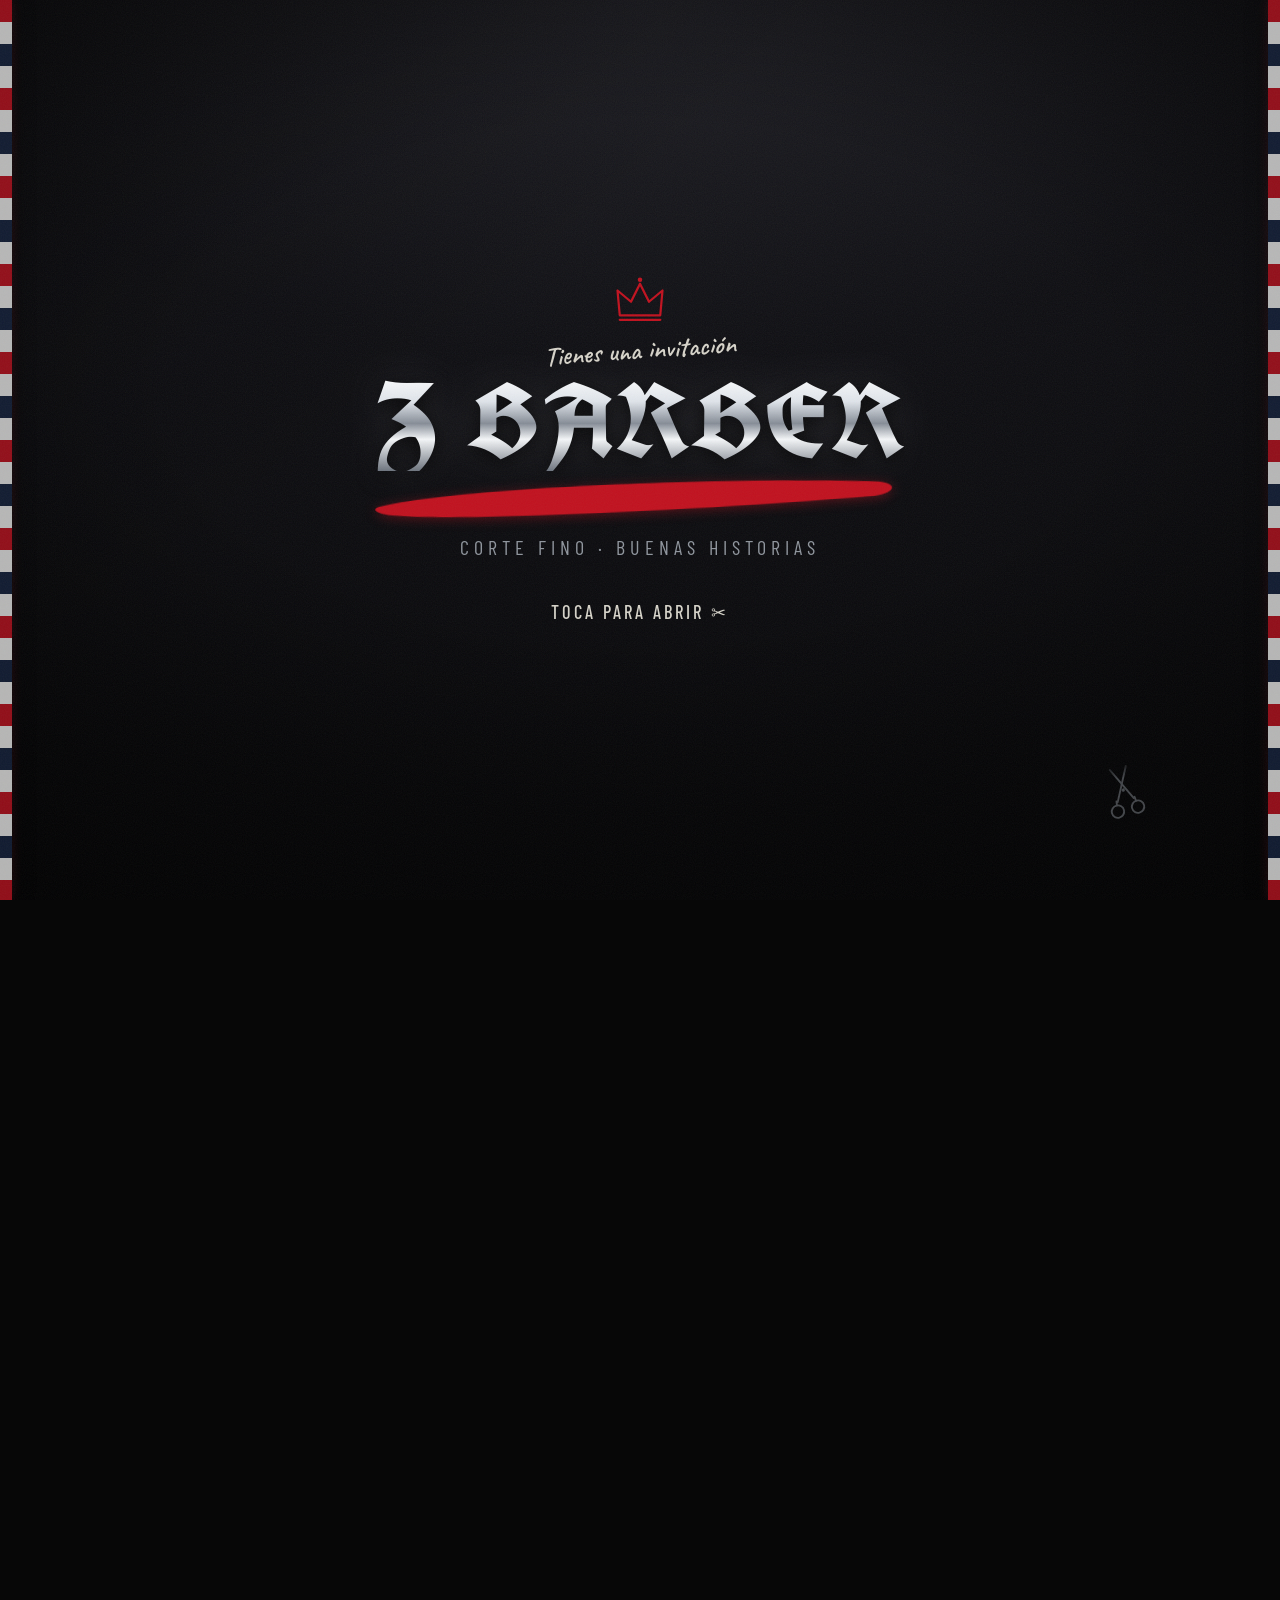
<file: EzequiasCaamal/index.html>
<!DOCTYPE html>
<html lang="es">
<head>
  <meta charset="UTF-8" />
  <meta name="viewport" content="width=device-width, initial-scale=1.0" />
  <title>Cumpleaños · Quias pro</title>
  <meta name="description" content="Domingo 2 de la tarde · Te invito a mi cumpleaños estilo barbero. ¡Confirmate!" />
  <link href="https://fonts.googleapis.com/css2?family=UnifrakturCook:wght@700&family=Cinzel:wght@400;600;700;900&family=Caveat:wght@500;600;700&family=Bebas+Neue&family=Barlow+Condensed:ital,wght@0,400;0,500;0,600;0,700;1,400;1,500&display=swap" rel="stylesheet" />
  <link rel="stylesheet" href="./index.css" />
</head>
<body>

  <!-- SVG line-art library (barber theme) -->
  <svg width="0" height="0" style="position:absolute" aria-hidden="true">
    <defs>
      <!-- barber pole -->
      <g id="pole" fill="none" stroke="currentColor" stroke-width="1.8" stroke-linecap="round" stroke-linejoin="round">
        <path d="M 14 2 H 30" />
        <path d="M 17 6 C 17 3 27 3 27 6 L 26 10 H 18 Z" />
        <rect x="17.5" y="10" width="9" height="38" rx="3" />
        <path d="M 18 16 C 22 14 22 20 26 18" />
        <path d="M 18 25 C 22 23 22 29 26 27" />
        <path d="M 18 34 C 22 32 22 38 26 36" />
        <path d="M 18 43 C 22 41 22 47 26 45" />
        <path d="M 14 52 H 30" />
        <path d="M 20 56 H 24 L 25 60 H 19 Z" />
      </g>
      <!-- scissors -->
      <g id="scissors" fill="none" stroke="currentColor" stroke-width="1.8" stroke-linecap="round" stroke-linejoin="round">
        <path d="M 20 8 L 36 40" />
        <path d="M 36 8 L 20 40" />
        <path d="M 18.5 43 L 19 39" />
        <path d="M 37.5 43 L 37 39" />
        <circle cx="18" cy="49" r="6" />
        <circle cx="38" cy="49" r="6" />
        <circle cx="28" cy="30" r="1.6" fill="currentColor" stroke="none" />
      </g>
      <!-- straight razor -->
      <g id="razor" fill="none" stroke="currentColor" stroke-width="1.8" stroke-linecap="round" stroke-linejoin="round">
        <path d="M 14 44 L 40 18 L 46 24 L 20 50 Z" />
        <path d="M 40 18 L 46 12 L 52 18 L 46 24" />
        <path d="M 14 44 C 10 40 8 42 6 46 C 4 50 8 54 12 52 C 16 50 18 48 14 44 Z" />
        <path d="M 20 50 L 16 54" />
      </g>
      <!-- crown (graffiti) -->
      <g id="crown" fill="none" stroke="currentColor" stroke-width="2" stroke-linecap="round" stroke-linejoin="round">
        <path d="M 6 34 L 4 12 L 16 22 L 24 6 L 32 22 L 44 12 L 42 34 Z" />
        <path d="M 6 38 H 42" />
        <circle cx="24" cy="2.5" r="2" fill="currentColor" stroke="none" />
      </g>
      <!-- hot towel bowl (pozolito) -->
      <g id="bowl" fill="none" stroke="currentColor" stroke-width="1.8" stroke-linecap="round" stroke-linejoin="round">
        <path d="M 8 26 H 44 C 44 38 36 44 26 44 C 16 44 8 38 8 26 Z" />
        <path d="M 4 26 H 48" />
        <path d="M 18 18 C 16 14 20 12 18 8" />
        <path d="M 26 18 C 24 14 28 12 26 8" />
        <path d="M 34 18 C 32 14 36 12 34 8" />
      </g>
      <!-- gift box -->
      <g id="gift" fill="none" stroke="currentColor" stroke-width="1.8" stroke-linecap="round" stroke-linejoin="round">
        <rect x="8" y="22" width="36" height="26" rx="2" />
        <path d="M 6 14 H 46 V 22 H 6 Z" />
        <path d="M 26 14 V 48" />
        <path d="M 26 14 C 20 4 10 8 14 13 C 17 16 22 14 26 14 Z" />
        <path d="M 26 14 C 32 4 42 8 38 13 C 35 16 30 14 26 14 Z" />
      </g>
      <!-- hair clipper -->
      <g id="clipper" fill="none" stroke="currentColor" stroke-width="1.8" stroke-linecap="round" stroke-linejoin="round">
        <path d="M 16 24 L 40 24 L 40 44 C 40 48 36 50 28 50 C 20 50 16 48 16 44 Z" />
        <path d="M 16 24 L 12 14 L 44 14 L 40 24" />
        <path d="M 12 14 L 16 10 H 40 L 44 14" />
        <path d="M 20 24 V 48 M 28 24 V 50 M 36 24 V 48" />
      </g>
      <!-- brush stroke swoosh (filled) -->
      <g id="swoosh" fill="currentColor" stroke="none">
        <path d="M 4 10 C 40 2 160 0 240 4 C 250 4.5 252 9 240 11 C 150 16 40 18 8 14 C 2 13 0 11 4 10 Z" />
      </g>
      <!-- divider: pole + scissors -->
      <g id="divider" fill="none" stroke="currentColor" stroke-width="1.6" stroke-linecap="round">
        <path d="M 10 14 H 92" />
        <path d="M 164 14 H 246" />
        <use href="#scissors" transform="translate(112 2) scale(0.5)" />
        <circle cx="106" cy="14" r="1.6" fill="currentColor" stroke="none" />
        <circle cx="150" cy="14" r="1.6" fill="currentColor" stroke="none" />
      </g>
    </defs>
  </svg>

  <!-- ENVELOPE COVER -->
  <div class="cover" id="cover" onclick="openInvite()">
    <div class="cover-grain"></div>
    <div class="cover-vignette"></div>
    <div class="barber-stripes bs-c1"></div>
    <div class="barber-stripes bs-c2"></div>
    <svg class="cover-scissors" viewBox="0 0 56 58"><use href="#scissors" /></svg>
    <div class="cover-content">
      <svg class="cover-crown" viewBox="0 0 48 44"><use href="#crown" /></svg>
      <p class="cover-kicker">Tienes una invitación</p>
      <h1 class="cover-name split">Z BARBER</h1>
      <svg class="cover-swoosh" viewBox="0 0 256 20"><use href="#swoosh" /></svg>
      <p class="cover-sub">Corte fino · Buenas historias</p>
      <p class="cover-tap">Toca para abrir <span class="tap-blade">✂</span></p>
    </div>
  </div>

  <!-- INVITATION -->
  <div class="invitation" id="invitation">

    <!-- ===== HERO ===== -->
    <header class="section hero">
      <div class="hero-photo-wrap">
        <img class="hero-photo" src="./images/photo1.jpeg" alt="El cumpleañero" />
        <div class="hero-shade"></div>
      </div>

      <div class="barber-stripes bs-hero"></div>
      <svg class="hero-chalk c1" viewBox="0 0 48 44"><use href="#crown" /></svg>
      <div class="dust" id="hero-dust"></div>
      <svg class="hero-clipper" viewBox="0 0 56 58"><use href="#clipper" /></svg>

      <div class="hero-content">
        <p class="hero-kicker">Te invito a mi</p>
        <h2 class="hero-title split">Cumpleaños</h2>
        <svg class="hero-swoosh" viewBox="0 0 256 20"><use href="#swoosh" /></svg>

        <ul class="hero-list">
          <li class="hero-item">
            <svg class="hero-ico" viewBox="0 0 44 64"><use href="#pole" /></svg>
            <div><b>DOMINGO</b><span>2 de la tarde</span></div>
          </li>
          <li class="hero-item">
            <svg class="hero-ico" viewBox="0 0 52 52"><use href="#bowl" /></svg>
            <div><b>A almorzar</b><span>Rico pozolito</span></div>
          </li>
          <li class="hero-item">
            <svg class="hero-ico" viewBox="0 0 52 54"><use href="#gift" /></svg>
            <div><b>Traer regalos caros</b><span>arriba de <i class="hero-price">$3,000</i></span></div>
          </li>
        </ul>

        <p class="hero-espero">¡Los espero!</p>
      </div>

      <svg class="hero-scissors-right" viewBox="0 0 56 58"><use href="#scissors" /></svg>
      <p class="hero-chalk-quote">Fade culture · more than a cut <svg class="mini-crown" viewBox="0 0 48 44"><use href="#crown" /></svg></p>
    </header>

    <!-- ===== MARQUEE ===== -->
    <div class="marquee" aria-hidden="true">
      <div class="marquee-track">
        <span>BUENA COMPAÑIA <i>✂</i> CORTES <i>✂</i> GRANDES HISTORIAS <i>✂</i> RICO POZOLITO <i>✂</i> FADE CULTURE <i>✂</i> GOOD VIBES <i>✂</i></span>
        <span>BUENA COMPAÑIA <i>✂</i> CORTES <i>✂</i> GRANDES HISTORIAS <i>✂</i> RICO POZOLITO <i>✂</i> FADE CULTURE <i>✂</i> GOOD VIBES <i>✂</i></span>
      </div>
    </div>

    <!-- ===== COUNTDOWN ===== -->
    <section class="section countdown-section">
      <p class="cd-kicker reveal-zoom">Faltan</p>
      <div class="cd-box reveal-zoom">
        <div class="cd-item"><span class="cd-num" id="days">--</span><span class="cd-label">Días</span></div>
        <span class="cd-sep">:</span>
        <div class="cd-item"><span class="cd-num" id="hours">--</span><span class="cd-label">Horas</span></div>
        <span class="cd-sep">:</span>
        <div class="cd-item"><span class="cd-num" id="minutes">--</span><span class="cd-label">Min</span></div>
        <span class="cd-sep">:</span>
        <div class="cd-item"><span class="cd-num" id="seconds">--</span><span class="cd-label">Seg</span></div>
      </div>
      <p class="cd-date">Domingo · 2:00 PM</p>
    </section>

    <!-- ===== DETALLES ===== -->
    <section class="section details-section">
      <span class="sec-eyebrow reveal-zoom">Todo listo</span>
      <h3 class="sec-title reveal-zoom">La cita</h3>
      <svg class="sec-divider reveal-zoom" viewBox="0 0 256 30"><use href="#divider" /></svg>
      <div class="cards">
        <article class="card reveal-l">
          <svg class="card-ico" viewBox="0 0 44 64"><use href="#pole" /></svg>
          <h4>¿Dónde?</h4>
          <p class="card-main">La Barbería</p>
          <p class="card-sub">Calle 15 x 20 y 18</p>
          <a class="btn" href="https://maps.app.goo.gl/cLhkRrdYCMorrXqx5" target="_blank" rel="noopener">Ver ubicación</a>
        </article>
        <article class="card reveal-r">
          <svg class="card-ico" viewBox="0 0 56 58"><use href="#razor" /></svg>
          <h4>Dress code</h4>
          <p class="card-main">Barbero Chic</p>
          <p class="card-sub">Negro, blanco y un toque rojo. Vengan bien peinados.</p>
        </article>
        <article class="card reveal-l">
          <svg class="card-ico" viewBox="0 0 52 54"><use href="#gift" /></svg>
          <h4>Regalo</h4>
          <p class="card-main">Lluvia de sobres</p>
          <p class="card-sub">Arriba de $3,000… ¡se acepta en efectivo, dólares o transferencia! 💵</p>
        </article>
        <article class="card reveal-r">
          <svg class="card-ico" viewBox="0 0 52 52"><use href="#bowl" /></svg>
          <h4>El menu</h4>
          <p class="card-main">Pozolito</p>
          <p class="card-sub">Rico, caliente y con todo. Buenas historias incluidas.</p>
        </article>
      </div>
    </section>

    <!-- ===== ITINERARIO ===== -->
    <section class="section timeline-section">
      <span class="sec-eyebrow reveal-zoom">Así va la fiesta</span>
      <h3 class="sec-title reveal-zoom">Itinerario</h3>
      <svg class="sec-divider reveal-zoom" viewBox="0 0 256 30"><use href="#divider" /></svg>
      <div class="timeline">
        <div class="t-item reveal-l"><span class="t-dot"></span><p class="t-time">2:00 PM</p><p class="t-event">Llegada y welcome</p></div>
        <div class="t-item reveal-l"><span class="t-dot"></span><p class="t-time">2:30 PM</p><p class="t-event">Cortes de cortesía</p></div>
        <div class="t-item reveal-l"><span class="t-dot"></span><p class="t-time">3:30 PM</p><p class="t-event">Pozolito</p></div>
        <div class="t-item reveal-l"><span class="t-dot"></span><p class="t-time">4:30 PM</p><p class="t-event">Brindis y pastel</p></div>
        <div class="t-item reveal-l"><span class="t-dot"></span><p class="t-time">6:00 PM</p><p class="t-event">Fotos y despedida</p></div>
      </div>
    </section>

    <!-- ===== RSVP ===== -->
    <section class="section rsvp-section">
      <svg class="rsvp-scissors" viewBox="0 0 56 58"><use href="#scissors" /></svg>
      <span class="sec-eyebrow reveal-zoom">No faltes</span>
      <h3 class="sec-title neon-title reveal-zoom">Confirma tu silla</h3>
      <svg class="sec-divider reveal-zoom" viewBox="0 0 256 30"><use href="#divider" /></svg>
      <p class="rsvp-text reveal">Reserva tu lugar en la barbera antes del viernes. ¡Los espero!</p>
      <button class="btn big reveal-zoom" onclick="confirmarAsistencia(event)">Confirmar asistencia</button>
      <p class="rsvp-chalk">Good hair, better people <svg class="mini-crown" viewBox="0 0 48 44"><use href="#crown" /></svg></p>
    </section>

    <!-- ===== FOOTER ===== -->
    <footer class="section footer">
      <svg class="footer-pole pole" viewBox="0 0 44 64"><use href="#pole" /></svg>
      <p class="footer-name">Z BARBER</p>
      <p class="footer-msg">Barber life, good vibes. Nos vemos el domingo.</p>
      <div class="footer-credit">
        <span class="fc-text">Invitación hecha con amor por</span>
        <a class="fc-brand" href="../index.html" title="Ir a la página principal">Hardstreet</a>
      </div>
    </footer>

  </div>

  <!-- THANKS OVERLAY -->
  <div class="thanks-overlay" id="thanks-overlay" aria-hidden="true">
    <div class="thanks-card">
      <svg class="thanks-ico" viewBox="0 0 56 58"><use href="#razor" /></svg>
      <p class="thanks-script">¡Gracias!</p>
      <svg class="thanks-div" viewBox="0 0 256 30"><use href="#divider" /></svg>
      <p class="thanks-sub">Tu confirmación fue enviada.<br />¡Nos vemos el <b>domingo a las 2</b>! ✂</p>
    </div>
  </div>

  <script src="./index.js"></script>
</body>
</html>
</file>
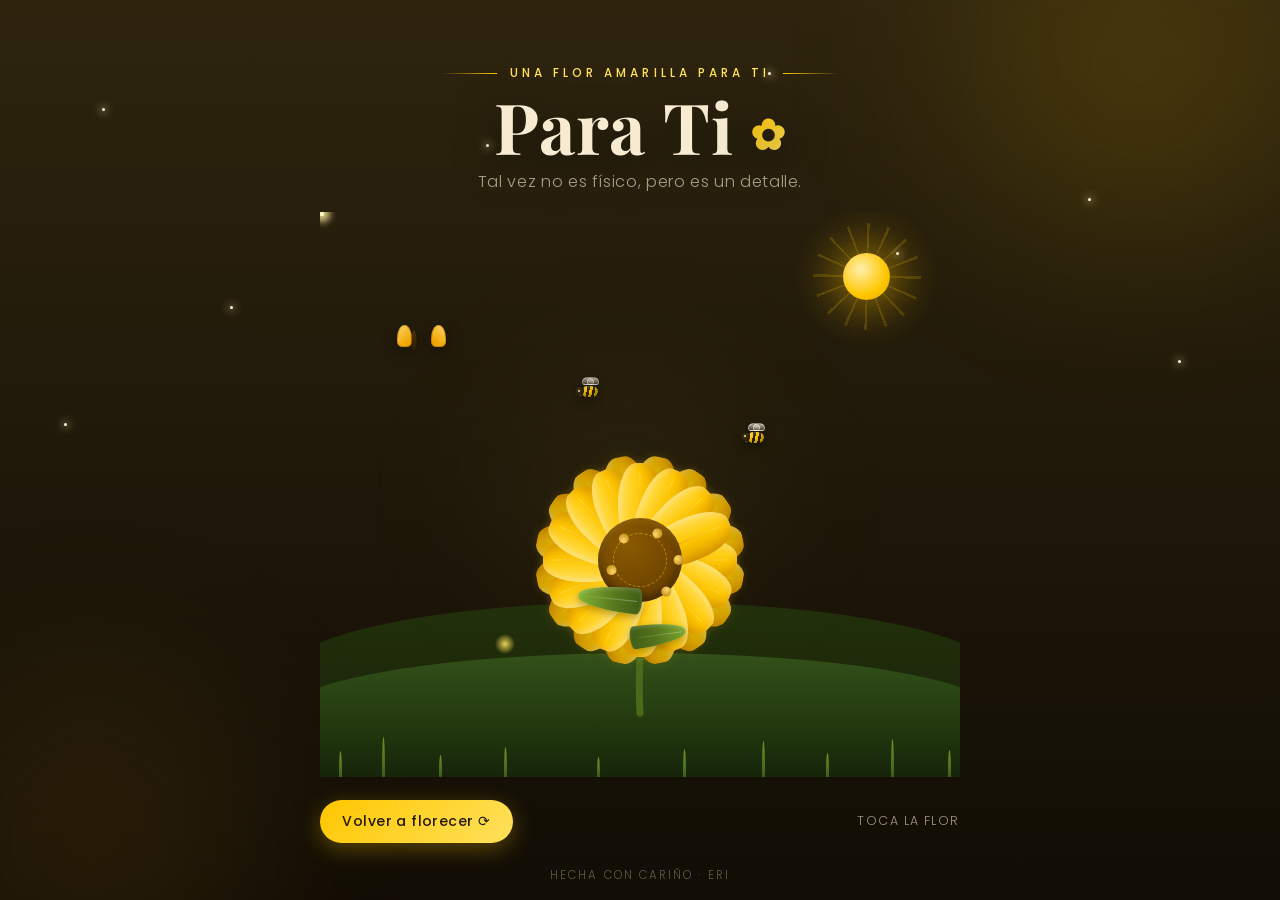
<file: parati/index.html>
<!DOCTYPE html>
<html lang="es">
<head>
  <meta charset="UTF-8">
  <meta name="viewport" content="width=device-width, initial-scale=1.0, viewport-fit=cover">
  <meta name="theme-color" content="#1a1408">
  <title>Para ti 🌻 | Hard Street</title>
  <link rel="preconnect" href="https://fonts.googleapis.com">
  <link rel="preconnect" href="https://fonts.gstatic.com" crossorigin>
  <link href="https://fonts.googleapis.com/css2?family=Playfair+Display:ital,wght@0,500;0,700;1,500&family=Poppins:wght@300;400;500&display=swap" rel="stylesheet">
  <link rel="stylesheet" href="parati.css?v=4">
</head>
<body>

  <!-- Fondo: auroras doradas y estrellas -->
  <div class="bg" aria-hidden="true">
    <div class="aurora a1"></div>
    <div class="aurora a2"></div>
    <div class="aurora a3"></div>
    <div class="star" style="top:12%; left:8%;  --tw:2.8s; --td:0s"></div>
    <div class="star" style="top:22%; left:85%; --tw:3.4s; --td:.7s"></div>
    <div class="star" style="top:8%;  left:60%; --tw:2.2s; --td:1.3s"></div>
    <div class="star" style="top:34%; left:18%; --tw:3.9s; --td:2s"></div>
    <div class="star" style="top:16%; left:38%; --tw:2.6s; --td:.4s"></div>
    <div class="star" style="top:40%; left:92%; --tw:3.1s; --td:1.8s"></div>
    <div class="star" style="top:28%; left:70%; --tw:2.9s; --td:2.6s"></div>      <div class="star" style="top:47%; left:5%;  --tw:3.6s; --td:.9s"></div>
      <div class="shooting-star" aria-hidden="true"></div>
      <div class="shooting-star s2" aria-hidden="true"></div>
  </div>

  <main class="stage">
    <!-- Título -->
    <header class="title">
      <span class="eyebrow"><i></i>Una flor amarilla para ti<i></i></span>
      <h1>Para&nbsp;Ti <span class="flower-glyph">✿</span></h1>
      <p class="subtitle">Tal vez no es físico, pero es un detalle.</p>
    </header>

    <!-- Escena -->
    <section class="scene" aria-label="Flor amarilla animada">
      <div class="sun" aria-hidden="true"><div class="sun-rays"></div><div class="sun-core"></div><div class="halo"></div></div>

      <div class="hill hill-back" aria-hidden="true"></div>
      <div class="hill hill-front" aria-hidden="true">
        <i class="grass-blade" style="left:3%;  --gh:34px; --gd:.2s"></i>
        <i class="grass-blade" style="left:8%;  --gh:26px; --gd:1.1s"></i>
        <i class="grass-blade" style="left:14%; --gh:40px; --gd:.6s"></i>
        <i class="grass-blade" style="left:22%; --gh:22px; --gd:1.7s"></i>
        <i class="grass-blade" style="left:31%; --gh:30px; --gd:.9s"></i>
        <i class="grass-blade" style="left:44%; --gh:20px; --gd:.3s"></i>
        <i class="grass-blade" style="left:56%; --gh:28px; --gd:1.4s"></i>
        <i class="grass-blade" style="left:67%; --gh:36px; --gd:.1s"></i>
        <i class="grass-blade" style="left:76%; --gh:24px; --gd:2s"></i>
        <i class="grass-blade" style="left:85%; --gh:38px; --gd:.8s"></i>
        <i class="grass-blade" style="left:93%; --gh:27px; --gd:1.6s"></i>
      </div>

      <div class="butterfly" aria-hidden="true">
        <span class="wing wl"></span><span class="wing wr"></span><span class="b-body"></span>
      </div>
      <div class="bee bee-a" aria-hidden="true"><span class="wing wl"></span><span class="wing wr"></span><span class="bee-body"></span><span class="bee-head"></span></div>
      <div class="bee bee-b" aria-hidden="true"><span class="wing wl"></span><span class="wing wr"></span><span class="bee-body"></span><span class="bee-head"></span></div>
      <span class="bee-trail trail-a" aria-hidden="true"></span>
      <span class="bee-trail trail-b" aria-hidden="true"></span>
      <div class="firefly" style="--fx1:14%; --fy1:52%; --fx2:40%; --fy2:30%; --fd:0s"   aria-hidden="true"></div>
      <div class="firefly" style="--fx1:82%; --fy1:60%; --fx2:64%; --fy2:38%; --fd:1.6s" aria-hidden="true"></div>
      <div class="firefly" style="--fx1:30%; --fy1:70%; --fx2:74%; --fy2:64%; --fd:3.1s" aria-hidden="true"></div>

      <!-- La flor -->
      <div class="plant">
        <svg class="stem" viewBox="0 0 200 240" aria-hidden="true">
          <path d="M100 240 C 96 180, 108 130, 100 62" fill="none"/>
        </svg>
        <span class="leaf leaf-l" aria-hidden="true"></span>
        <span class="leaf leaf-r" aria-hidden="true"></span>
        <div class="flower" id="flower" role="button" tabindex="0" aria-label="Toca la flor">
          <div class="rays" aria-hidden="true"></div>
          <div class="rays rays2" aria-hidden="true"></div>
          <!-- pétalos: generados por parati.js -->
          <div class="core"><span class="core-ring"></span><i class="core-dot" style="--a:0deg"></i><i class="core-dot" style="--a:60deg"></i><i class="core-dot" style="--a:120deg"></i><i class="core-dot" style="--a:180deg"></i><i class="core-dot" style="--a:240deg"></i><i class="core-dot" style="--a:300deg"></i></div>
        </div>
        <span class="sway-note" aria-hidden="true"></span>
      </div>
    </section>

    <!-- Interfaz -->
    <footer class="hud">

      <button class="replant" id="replant" type="button">Volver a florecer ⟳</button>
      <p class="hint" id="hint">Toca la flor</p>
    </footer>
    <p class="credit">Hecha con cariño · Eri</p>
  </main>

  <script src="parati.js?v=1"></script>
</body>
</html>
</file>
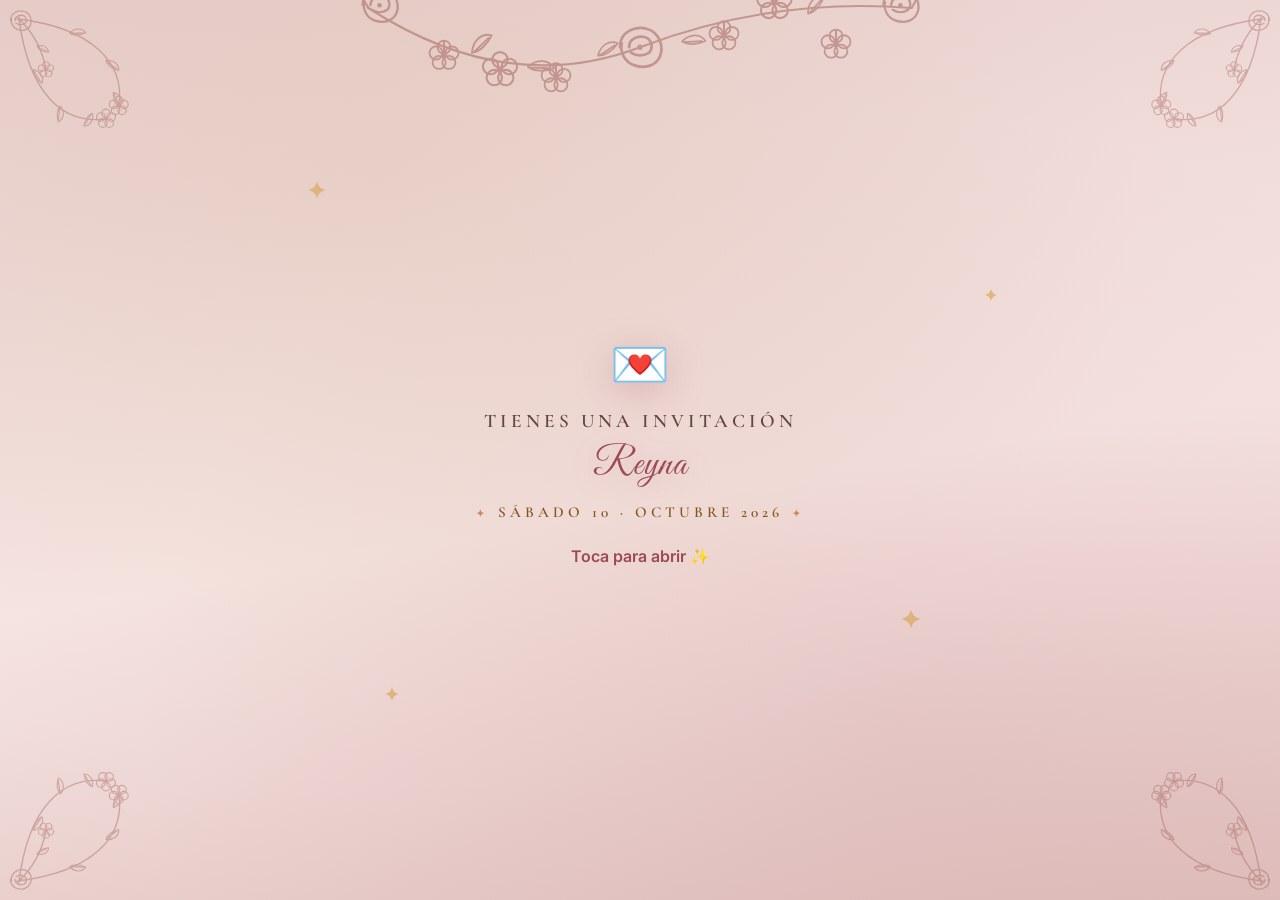
<file: ReynaCoot/index.html>
<!DOCTYPE html>
<html lang="es">
<head>
  <meta charset="UTF-8" />
  <meta name="viewport" content="width=device-width, initial-scale=1.0" />
  <title>Mis Quince Años - Reyna Coot</title>
  <meta name="description" content="Sábado 10 de Octubre · 2026 · Acompáñame a celebrar mis XV años. ¡Confirma tu asistencia!" />
  <!-- ===== Miniatura al compartir el enlace (WhatsApp / redes) ===== -->
  <!-- IMPORTANTE: para que aparezca la miniatura, la invitación debe estar publicada en internet
       y reemplaza TUDOMINIO por tu dominio real (ej. https://hardstreet.com). -->
  <meta property="og:type" content="website" />
  <meta property="og:title" content="Mis Quince Años · Reyna 💗" />
  <meta property="og:description" content="Sábado 10 de Octubre · 2026 — Acompáñame a celebrar mis 15 años. ¡Confirma tu asistencia!" />
  <meta property="og:image" content="https://TUDOMINIO.com/ReynaCoot/images/photo2.jpeg" />
  <meta property="og:url" content="https://TUDOMINIO.com/ReynaCoot/index.html" />
  <meta name="twitter:card" content="summary_large_image" />
  <meta name="twitter:title" content="Mis Quince Años · Reyna 💗" />
  <meta name="twitter:description" content="Sábado 10 de Octubre · 2026 — Acompáñame a celebrar mis 15 años." />
  <meta name="twitter:image" content="https://TUDOMINIO.com/ReynaCoot/images/photo2.jpeg" />
  <link href="https://fonts.googleapis.com/css2?family=Great+Vibes&family=Cormorant+Garamond:ital,wght@0,300;0,400;0,600;1,300;1,400;1,600&family=Playfair+Display:wght@400;600;700&family=Inter:wght@300;400;500;600&display=swap" rel="stylesheet" />
  <link rel="stylesheet" href="./index.css" />
</head>
<body>

  <!-- SVG line-art library -->
  <svg width="0" height="0" style="position:absolute" aria-hidden="true">
    <defs>
      <g id="leaf" fill="none" stroke="currentColor" stroke-width="1.5" stroke-linecap="round" stroke-linejoin="round">
        <path d="M 0 0 C 5 -9, 14 -11, 20 -6 C 14 -1, 6 2, 0 0 Z" />
        <path d="M 2 0 L 17 -5" />
      </g>
      <g id="flower" fill="none" stroke="currentColor" stroke-width="1.5" stroke-linecap="round">
        <circle cx="0" cy="-7" r="5.5" />
        <circle cx="6.7" cy="-2.2" r="5.5" />
        <circle cx="4.1" cy="5.7" r="5.5" />
        <circle cx="-4.1" cy="5.7" r="5.5" />
        <circle cx="-6.7" cy="-2.2" r="5.5" />
        <circle cx="0" cy="0" r="2" fill="currentColor" stroke="none" />
      </g>
      <g id="rose" fill="none" stroke="currentColor" stroke-width="1.5" stroke-linecap="round" stroke-linejoin="round">
        <path d="M -11 0 C -11 -9, -2 -12, 4 -10 C 11 -8, 13 0, 11 5 C 9 10, 3 12, -3 10 C -9 8, -11 2, -10 -2" />
        <path d="M -6 0 C -6 -5, 0 -7, 4 -5 C 7 -3, 7 1, 5 3 C 2 5, -2 5, -5 3" />
        <circle cx="0" cy="0" r="1.5" fill="currentColor" stroke="none" />
      </g>
      <g id="sparkle" fill="currentColor">
        <path d="M 0 -12 C 2 -5 5 -2 12 0 C 5 2 2 5 0 12 C -2 5 -5 2 -12 0 C -5 -2 -2 -5 0 -12 Z" />
      </g>
      <g id="heart" fill="currentColor">
        <path d="M 12 21 C 5 15 2 11 2 7.5 C 2 4.5 4.5 2 7.5 2 C 9.5 2 11.2 3 12 4.6 C 12.8 3 14.5 2 16.5 2 C 19.5 2 22 4.5 22 7.5 C 22 11 19 15 12 21 Z" />
      </g>
      <!-- corner vine: hugs the top-left corner, viewBox 220x220 -->
      <g id="corner-fl" stroke="currentColor" stroke-width="1.5" fill="none" stroke-linecap="round">
        <path d="M 12 14 C 44 18, 78 26, 102 48 C 120 64, 128 86, 124 110" />
        <path d="M 14 12 C 18 44, 26 78, 48 102 C 64 120, 86 128, 110 124" />
        <path d="M 16 16 C 30 30, 40 48, 44 70" />
        <use href="#leaf" transform="translate(70 30) rotate(15) scale(0.85)" />
        <use href="#leaf" transform="translate(110 60) rotate(55) scale(0.85)" />
        <use href="#leaf" transform="translate(118 95) rotate(80) scale(0.8)" />
        <use href="#leaf" transform="translate(30 70) rotate(75) scale(0.85)" />
        <use href="#leaf" transform="translate(60 110) rotate(115) scale(0.85)" />
        <use href="#leaf" transform="translate(95 118) rotate(140) scale(0.8)" />
        <use href="#leaf" transform="translate(34 44) rotate(45) scale(0.7)" />
        <use href="#rose" transform="translate(16 16) scale(1)" />
        <use href="#flower" transform="translate(124 110) scale(0.85)" />
        <use href="#flower" transform="translate(110 124) scale(0.85)" />
        <use href="#flower" transform="translate(44 70) scale(0.7)" />
      </g>
      <!-- top / bottom spray -->
      <g id="spray" stroke="currentColor" stroke-width="1.5" fill="none" stroke-linecap="round">
        <path d="M 8 24 C 36 16, 64 14, 92 24" />
        <path d="M 34 18 C 30 10, 24 6, 16 6" />
        <path d="M 66 18 C 70 10, 76 6, 84 6" />
        <use href="#rose" transform="translate(8 24) scale(0.9)" />
        <use href="#flower" transform="translate(50 16) scale(0.9)" />
        <use href="#rose" transform="translate(92 24) scale(0.9)" />
        <use href="#flower" transform="translate(16 6) scale(0.65)" />
        <use href="#flower" transform="translate(84 6) scale(0.65)" />
        <use href="#leaf" transform="translate(36 14) rotate(-15) scale(0.7)" />
        <use href="#leaf" transform="translate(64 14) rotate(15) scale(0.7)" />
      </g>
      <!-- hanging floral garland / swag -->
      <g id="garland" fill="none" stroke="currentColor" stroke-width="1.5" stroke-linecap="round">
        <path d="M 6 10 Q 105 74 200 38 Q 295 2 394 10" />
        <path d="M 6 10 C 3 5 1 2 2 -2" />
        <path d="M 394 10 C 397 5 399 2 398 -2" />
        <path d="M 60 34 L 60 44" />
        <path d="M 140 50 L 140 60" />
        <path d="M 260 20 L 260 30" />
        <path d="M 340 26 L 340 36" />
        <use href="#rose" transform="translate(14 8) scale(1.1)" />
        <use href="#rose" transform="translate(386 8) scale(1.1)" />
        <use href="#rose" transform="translate(200 38) scale(1.3)" />
        <use href="#flower" transform="translate(100 54) scale(1)" />
        <use href="#flower" transform="translate(296 6) scale(1)" />
        <use href="#flower" transform="translate(60 44) scale(0.85)" />
        <use href="#flower" transform="translate(140 60) scale(0.85)" />
        <use href="#flower" transform="translate(260 30) scale(0.85)" />
        <use href="#flower" transform="translate(340 36) scale(0.85)" />
        <use href="#leaf" transform="translate(80 42) rotate(-25) scale(0.9)" />
        <use href="#leaf" transform="translate(120 52) rotate(20) scale(0.9)" />
        <use href="#leaf" transform="translate(170 44) rotate(-15) scale(0.8)" />
        <use href="#leaf" transform="translate(230 34) rotate(15) scale(0.8)" />
        <use href="#leaf" transform="translate(320 14) rotate(-30) scale(0.8)" />
      </g>
      <!-- center divider flourish -->
      <g id="divider" fill="none" stroke="currentColor" stroke-width="1.5" stroke-linecap="round">
        <path d="M 14 16 H 96" />
        <path d="M 164 16 H 246" />
        <path d="M 96 16 C 104 10 116 10 124 16" />
        <path d="M 136 16 C 144 10 156 10 164 16" />
        <rect x="125" y="11" width="10" height="10" transform="rotate(45 130 16)" />
        <circle cx="104" cy="16" r="2" fill="currentColor" stroke="none" />
        <circle cx="156" cy="16" r="2" fill="currentColor" stroke="none" />
        <path d="M 78 16 l -6 -6 M 78 16 l -6 6" />
        <path d="M 182 16 l 6 -6 M 182 16 l 6 6" />
      </g>
      <!-- ribbon bow -->
      <g id="ribbon" stroke="currentColor" stroke-width="1.8" fill="none" stroke-linecap="round" stroke-linejoin="round">
        <path d="M 22 12 C 8 -4, 2 12, 14 20 C 18 23, 21 20, 22 12 Z" />
        <path d="M 22 12 C 36 -4, 42 12, 30 20 C 26 23, 23 20, 22 12 Z" />
        <path d="M 22 12 L 22 30" />
        <path d="M 22 30 C 16 38, 12 42, 8 48" />
        <path d="M 22 30 C 28 38, 32 42, 36 48" />
        <path d="M 22 8 C 21 4, 23 0, 27 -2" />
      </g>
      <!-- tiara -->
      <g id="tiara" stroke="currentColor" stroke-width="2" fill="none" stroke-linecap="round" stroke-linejoin="round">
        <path d="M 12 34 L 12 18 L 22 24 L 30 12 L 38 24 L 48 18 L 48 34 Z" />
        <path d="M 6 34 L 54 34" />
        <circle cx="12" cy="16" r="2.4" fill="currentColor" stroke="none" />
        <circle cx="48" cy="16" r="2.4" fill="currentColor" stroke="none" />
        <circle cx="30" cy="10" r="2.4" fill="currentColor" stroke="none" />
        <path d="M 22 30 C 25 27, 27 27, 30 30" />
      </g>
      <!-- champagne glasses -->
      <g id="champagne" stroke="currentColor" stroke-width="2" fill="none" stroke-linecap="round" stroke-linejoin="round">
        <path d="M 10 12 C 6 20, 14 26, 19 26 C 24 26, 32 20, 28 12 Z" />
        <path d="M 19 26 L 19 40" />
        <path d="M 12 44 L 26 44" />
        <path d="M 32 12 C 28 20, 36 26, 41 26 C 46 26, 54 20, 50 12 Z" />
        <path d="M 41 26 L 41 40" />
        <path d="M 34 44 L 48 44" />
        <circle cx="20" cy="6" r="1.6" />
        <circle cx="26" cy="2.5" r="1.2" />
        <circle cx="14" cy="4" r="1" />
        <circle cx="44" cy="5" r="1.3" />
        <path d="M 30 10 l 3 -3 M 30 10 l -3 -3" />
      </g>
      <!-- church: la misa -->
      <g id="church" stroke="currentColor" stroke-width="2" fill="none" stroke-linecap="round" stroke-linejoin="round">
        <path d="M 30 12 V 4" />
        <path d="M 26.9 7.6 H 33.1" />
        <path d="M 8 34 L 30 12 L 52 34" />
        <path d="M 6 58 V 34 H 54 V 58" />
        <path d="M 26 58 V 49 A 4 4 0 0 1 34 49 V 58" />
        <circle cx="30" cy="40" r="3" />
        <path d="M 12 55 V 51 A 2.6 2.6 0 0 1 17.2 51 V 55" />
        <path d="M 42.8 55 V 51 A 2.6 2.6 0 0 1 48 51 V 55" />
      </g>
      <!-- couple: dress code -->
      <g id="couple" stroke="currentColor" stroke-width="2" fill="none" stroke-linecap="round" stroke-linejoin="round">
        <circle cx="20" cy="12" r="6.5" />
        <path d="M 20 18.5 L 20 26" />
        <path d="M 10 30 C 10 24, 30 24, 30 30 L 28 46 L 12 46 Z" />
        <path d="M 20 30 L 20 46" />
        <path d="M 20 30 L 15 26 M 20 30 L 25 26" />
        <circle cx="50" cy="12" r="6" />
        <path d="M 50 18 L 50 24" />
        <path d="M 50 24 C 46 27, 42 29, 40 32 L 40 40" />
        <path d="M 50 24 C 54 27, 58 29, 60 32 L 60 40" />
        <path d="M 38 40 L 62 40" />
        <path d="M 42 40 L 50 56 L 58 40 Z" />
        <path d="M 44 31 C 40 34, 39 38, 39 42" />
        <path d="M 56 31 C 60 34, 61 38, 61 42" />
      </g>
      <!-- envelope with letter -->
      <g id="env-illu" stroke="currentColor" stroke-width="2" fill="none" stroke-linecap="round" stroke-linejoin="round">
        <rect x="12" y="18" width="56" height="36" rx="4" />
        <path d="M 12 18 L 40 34 L 68 18" />
        <path d="M 40 20 L 40 54" />
        <path d="M 32 42 L 52 42" />
        <path d="M 36 47 L 48 47" />
        <path d="M 40 34 C 32 28, 28 30, 28 36 C 28 40, 33 42, 40 34 Z" />
        <path d="M 40 34 C 48 28, 52 30, 52 36 C 52 40, 47 42, 40 34 Z" />
        <circle cx="40" cy="34" r="1.8" fill="currentColor" stroke="none" />
      </g>
      <!-- small falling envelope (lluvia de sobres) -->
      <g id="env-drop" fill="none" stroke="currentColor" stroke-width="1.8" stroke-linecap="round" stroke-linejoin="round">
        <rect x="-14" y="-10" width="28" height="20" rx="2.5" />
        <path d="M -14 -10 L 0 3 L 14 -10" />
        <use href="#heart" transform="translate(-4.08 1.1) scale(0.34)" />
      </g>
      <!-- rain of envelopes (gift suggestion) -->
      <g id="rain-env" fill="none" stroke="currentColor" stroke-width="1.8" stroke-linecap="round" stroke-linejoin="round">
        <path d="M 15 1 l -4 7 M 55 0.5 l -4 7 M 33 15 l -4 8 M 66 28 l -4 8" />
        <use href="#env-drop" transform="translate(36 40) rotate(-12) scale(1.3)" />
        <use href="#env-drop" transform="translate(16 18) rotate(14) scale(0.82)" />
        <use href="#env-drop" transform="translate(56 16) rotate(-18) scale(0.72)" />
        <use href="#env-drop" transform="translate(10 46) rotate(8) scale(0.62)" />
        <use href="#sparkle" transform="translate(46 47) scale(0.3)" />
        <use href="#sparkle" transform="translate(13 31) scale(0.24)" />
        <use href="#sparkle" transform="translate(64 42) scale(0.22)" />
      </g>
      <!-- butterfly -->
      <g id="butterfly" stroke="currentColor" stroke-width="1.8" fill="none" stroke-linecap="round" stroke-linejoin="round">
        <path d="M 22 24 C 16 16, 8 14, 5 19 C 2 24, 8 29, 15 30 C 18 30.5, 21 29, 22 24 Z" />
        <path d="M 22 27 C 20 33, 16 38, 12 37 C 8 36, 12 31, 17 30.5 C 19 30, 21 29, 22 27 Z" />
        <path d="M 22 24 C 28 16, 36 14, 39 19 C 42 24, 36 29, 29 30 C 26 30.5, 23 29, 22 24 Z" />
        <path d="M 22 27 C 24 33, 28 38, 32 37 C 36 36, 32 31, 27 30.5 C 25 30, 23 29, 22 27 Z" />
        <path d="M 22 22 L 22 36" />
        <path d="M 22 24 C 20 20, 19 17, 20 15 M 22 24 C 24 20, 25 17, 24 15" />
      </g>
    </defs>
  </svg>

  <!-- ENVELOPE COVER -->
  <div class="envelope" id="envelope" onclick="openInvitation()">
    <svg class="garland top" viewBox="0 0 400 100"><use href="#garland" /></svg>
    <svg class="corner-svg tl" viewBox="0 0 220 220"><use href="#corner-fl" /></svg>
    <svg class="corner-svg tr" viewBox="0 0 220 220"><use href="#corner-fl" transform="translate(220 0) scale(-1 1)" /></svg>
    <svg class="corner-svg bl" viewBox="0 0 220 220"><use href="#corner-fl" transform="translate(0 220) scale(1 -1)" /></svg>
    <svg class="corner-svg br" viewBox="0 0 220 220"><use href="#corner-fl" transform="translate(220 220) scale(-1 -1)" /></svg>
    <svg class="sparkle e1" viewBox="-14 -14 28 28"><use href="#sparkle" /></svg>
    <svg class="sparkle e2" viewBox="-14 -14 28 28"><use href="#sparkle" /></svg>
    <svg class="sparkle e3" viewBox="-14 -14 28 28"><use href="#sparkle" /></svg>
    <svg class="sparkle e4" viewBox="-14 -14 28 28"><use href="#sparkle" /></svg>
    <div class="petal"></div><div class="petal"></div><div class="petal"></div>
    <div class="petal"></div><div class="petal"></div><div class="petal"></div>
    <div class="envelope-content">
      <div class="envelope-icon">💌</div>
      <p class="envelope-text">Tienes una invitación</p>
      <p class="envelope-name">Reyna</p>
      <p class="envelope-date">Sábado 10 · Octubre 2026</p>
      <p class="envelope-tap">Toca para abrir ✨</p>
    </div>
  </div>

  <!-- INVITATION -->
  <div class="invitation" id="invitation">

    <!-- ===== MAIN CARD ===== -->
    <div class="section main-card-section">
      <svg class="garland top" viewBox="0 0 400 100"><use href="#garland" /></svg>
      <div class="main-card">
        <svg class="corner-svg tl" viewBox="0 0 220 220"><use href="#corner-fl" /></svg>
        <svg class="corner-svg tr" viewBox="0 0 220 220"><use href="#corner-fl" transform="translate(220 0) scale(-1 1)" /></svg>
        <svg class="corner-svg bl" viewBox="0 0 220 220"><use href="#corner-fl" transform="translate(0 220) scale(1 -1)" /></svg>
        <svg class="corner-svg br" viewBox="0 0 220 220"><use href="#corner-fl" transform="translate(220 220) scale(-1 -1)" /></svg>
        <svg class="sparkle s1" viewBox="-14 -14 28 28"><use href="#sparkle" /></svg>
        <svg class="sparkle s2" viewBox="-14 -14 28 28"><use href="#sparkle" /></svg>
        <svg class="sparkle s3" viewBox="-14 -14 28 28"><use href="#sparkle" /></svg>
        <svg class="sparkle s4" viewBox="-14 -14 28 28"><use href="#sparkle" /></svg>
        <svg class="sparkle s5" viewBox="-14 -14 28 28"><use href="#sparkle" /></svg>
        <svg class="sparkle s6" viewBox="-14 -14 28 28"><use href="#sparkle" /></svg>

        <div class="vertical-title">Mis Quinceaños</div>

        <div class="invite-frame">
          <div class="invite-frame-inner">
            <svg class="arc-svg" viewBox="0 0 320 70">
              <defs><path id="arcPath" d="M 24 58 Q 160 -8 296 58" fill="none" /></defs>
              <text class="arc-text">
                <textPath href="#arcPath">MIS QUINCEAÑOS</textPath>
              </text>
            </svg>
            <h1 class="main-name">Reyna</h1>
            <p class="invite-sub">Estás invitad@ a celebrar conmigo</p>
            <div class="date-capsule">
              <span class="dc-day"><span class="dc-flourish">✦</span>SÁBADO<span class="dc-flourish">✦</span></span>
              <div class="dc-row">
                <span class="dc-circle">10</span>
                <span class="dc-rest">OCTUBRE<span class="dc-dot">·</span>2026</span>
              </div>
            </div>
          </div>
        </div>

        <svg class="tiara" viewBox="0 0 60 44"><use href="#tiara" /></svg>

        <div class="polaroids">
          <figure class="polaroid p1"><img src="./images/photo1.jpeg" alt="Reyna" /></figure>
          <figure class="polaroid p2"><img src="./images/photo2.jpeg" alt="Reyna" /></figure>
          <figure class="polaroid p3"><img src="./images/photo3.jpeg" alt="Reyna" /></figure>
        </div>

        <div class="quote-box">
          <svg class="corner-svg tl small" viewBox="0 0 220 220"><use href="#corner-fl" /></svg>
          <svg class="corner-svg br small" viewBox="0 0 220 220"><use href="#corner-fl" transform="translate(220 220) scale(-1 -1)" /></svg>
          <svg class="quote-rose" viewBox="0 0 24 24"><use href="#rose" transform="translate(12 12) scale(0.9)" /></svg>
          <p class="quote-text">
            “Hoy dejo atrás mi niñez para comenzar un nuevo capítulo,
            rodeada del amor de quienes más quiero. Atesoro en mi corazón
            miles de recuerdos y alegrías compartidas. Por ser parte de ellos,
            es muy importante que estés en mis 15 años.”
          </p>
        </div>

        <div class="countdown-wrap">
          <p class="script-faltan">Faltan</p>
          <div class="countdown-box">
            <div class="cd-item">
              <span class="cd-num" id="days">--</span>
              <span class="cd-label">Días</span>
            </div>
            <span class="cd-sep">:</span>
            <div class="cd-item">
              <span class="cd-num" id="hours">--</span>
              <span class="cd-label">Horas</span>
            </div>
            <span class="cd-sep">:</span>
            <div class="cd-item">
              <span class="cd-num" id="minutes">--</span>
              <span class="cd-label">Minutos</span>
            </div>
            <span class="cd-sep">:</span>
            <div class="cd-item">
              <span class="cd-num" id="seconds">--</span>
              <span class="cd-label">Segundos</span>
            </div>
          </div>
        </div>

        <svg class="corner-svg bl small" viewBox="0 0 220 220"><use href="#corner-fl" transform="translate(0 220) scale(1 -1)" /></svg>
        <svg class="corner-svg br small" viewBox="0 0 220 220"><use href="#corner-fl" transform="translate(220 220) scale(-1 -1)" /></svg>
      </div>
    </div>

    <!-- ===== FAMILIES ===== -->
    <div class="section families-section">
      <div class="petals-bg"><div class="petal"></div><div class="petal"></div><div class="petal"></div><div class="petal"></div><div class="petal"></div></div>
      <div class="ornament"><div class="ornament-line"></div><div class="ornament-diamond"></div><div class="ornament-line"></div></div>
      <h2 class="families-title">Con mi familia</h2>
      <div class="families-grid">
        <div class="family-card">
          <svg class="corner-svg tl small" viewBox="0 0 220 220"><use href="#corner-fl" /></svg>
          <h3>Papás</h3>
          <svg class="family-heart" viewBox="0 0 24 24"><use href="#heart" /></svg>
          <p class="name">Jose Enrique Coot Ayil</p>
          <p class="name">Wendy Lulie Ruiz Canche</p>
        </div>
        <div class="family-card">
          <svg class="corner-svg tl small" viewBox="0 0 220 220"><use href="#corner-fl" /></svg>
          <h3>Padrinos</h3>
          <svg class="family-heart" viewBox="0 0 24 24"><use href="#heart" /></svg>
          <p class="name">Marcelino Ruiz Euan</p>
          <p class="name">Carolina Canche Padrón</p>
        </div>
      </div>
    </div>

    <!-- ===== DETAILS ===== -->
    <div class="section details-section">
      <div class="petals-bg"><div class="petal"></div><div class="petal"></div><div class="petal"></div><div class="petal"></div><div class="petal"></div></div>
      <svg class="garland top" viewBox="0 0 400 100"><use href="#garland" /></svg>
      <svg class="sparkle s1" viewBox="-14 -14 28 28"><use href="#sparkle" /></svg>
      <svg class="sparkle s4" viewBox="-14 -14 28 28"><use href="#sparkle" /></svg>
      <h2 class="details-title">Detalles</h2>
      <svg class="section-divider" viewBox="0 0 260 32"><use href="#divider" /></svg>
      <p class="details-sub">Todo lo que necesitas saber para acompañarme</p>
      <div class="details-list">

        <!-- Acción de gracias -->
        <div class="detail-card">
          <svg class="corner-svg tl small" viewBox="0 0 220 220"><use href="#corner-fl" /></svg>
          <svg class="corner-svg br small" viewBox="0 0 220 220"><use href="#corner-fl" transform="translate(220 220) scale(-1 -1)" /></svg>
          <svg class="ribbon" viewBox="0 0 44 52"><use href="#ribbon" /></svg>
          <h3 class="detail-title">Acción de gracias</h3>
          <svg class="detail-illustration" viewBox="0 0 60 62"><use href="#church" /></svg>
          <p class="detail-time">7:30 PM</p>
          <p class="detail-place">Iglesia Santa Úrsula</p>
          <a class="btn" href="https://maps.app.goo.gl/de5LL7ybARTugzNb9?g_st=aw">Ver ubicación</a>
        </div>

        <!-- Recepción -->
        <div class="detail-card">
          <svg class="corner-svg tl small" viewBox="0 0 220 220"><use href="#corner-fl" /></svg>
          <svg class="corner-svg br small" viewBox="0 0 220 220"><use href="#corner-fl" transform="translate(220 220) scale(-1 -1)" /></svg>
          <svg class="ribbon" viewBox="0 0 44 52"><use href="#ribbon" /></svg>
          <h3 class="detail-title">Recepción</h3>
          <svg class="detail-illustration" viewBox="0 0 60 52"><use href="#champagne" /></svg>
          <p class="detail-time">9:00 PM</p>
          <p class="detail-place">Comisaría ejidal</p>
          <a class="btn" href="https://maps.app.goo.gl/BWAL9AvMwZnAZZCR8?g_st=aw">Ver ubicación</a>
        </div>

        <!-- Dress code -->
        <div class="detail-card">
          <svg class="corner-svg tl small" viewBox="0 0 220 220"><use href="#corner-fl" /></svg>
          <svg class="corner-svg br small" viewBox="0 0 220 220"><use href="#corner-fl" transform="translate(220 220) scale(-1 -1)" /></svg>
          <svg class="ribbon" viewBox="0 0 44 52"><use href="#ribbon" /></svg>
          <p class="detail-upper">Código de vestimenta</p>
          <svg class="detail-illustration" viewBox="0 0 64 60"><use href="#couple" /></svg>
          <p class="detail-script">Formal</p>
          <!-- <span class="swatch-label">Colores sugeridos para invitados</span>
          <div class="swatches">
            <span class="swatch" style="background:#d9a95e" title="Dorado"></span>
            <span class="swatch" style="background:#8b5a5b" title="Vino"></span>
            <span class="swatch" style="background:#e6d3ba" title="Champán"></span>
          </div>-->
          <p class="detail-note">El rosa está reservado para la quinceañera 💗</p>
        </div>

        <!-- Sugerencia de regalo -->
        <div class="detail-card">
          <svg class="corner-svg tl small" viewBox="0 0 220 220"><use href="#corner-fl" /></svg>
          <svg class="corner-svg br small" viewBox="0 0 220 220"><use href="#corner-fl" transform="translate(220 220) scale(-1 -1)" /></svg>
          <svg class="ribbon" viewBox="0 0 44 52"><use href="#ribbon" /></svg>
          <p class="detail-upper">Sugerencia de regalo</p>
          <svg class="detail-illustration" viewBox="0 0 72 64"><use href="#rain-env" /></svg>
          <p class="detail-script">Lluvia de sobres</p>
          <p class="detail-text">Tu cariño es el mejor regalo. Si deseas obsequiarme algo más, ¡una lluvia de sobres me ayudará a cumplir mis sueños! 💌</p>
        </div>

        <!-- RSVP -->
        <div class="detail-card">
          <svg class="corner-svg tl small" viewBox="0 0 220 220"><use href="#corner-fl" /></svg>
          <svg class="corner-svg br small" viewBox="0 0 220 220"><use href="#corner-fl" transform="translate(220 220) scale(-1 -1)" /></svg>
          <svg class="butterfly" viewBox="0 0 44 44"><use href="#butterfly" /></svg>
          <svg class="ribbon" viewBox="0 0 44 52"><use href="#ribbon" /></svg>
          <h3 class="detail-title">Confirmar asistencia</h3>
          <svg class="detail-illustration" viewBox="0 0 80 62"><use href="#env-illu" transform="translate(4 4) scale(0.95)" /></svg>
          <p class="detail-text">
            Esperamos contar con tu presencia en este día tan especial para mí.
          </p>
          <button class="btn" onclick="confirmarAsistencia(event)">Confirmar</button>
        </div>

      </div>
    </div>

    <!-- ===== HASHTAG BAND ===== -->
    <div class="section hashtag-section">
      <svg class="sparkle s2" viewBox="-14 -14 28 28"><use href="#sparkle" /></svg>
      <svg class="sparkle s3" viewBox="-14 -14 28 28"><use href="#sparkle" /></svg>
      <svg class="sparkle s5" viewBox="-14 -14 28 28"><use href="#sparkle" /></svg>
      <span class="hashtag-script">Captura momentos únicos con</span>
      <p class="hashtag-text">#ReynaXV2026</p>
    </div>

    <!-- ===== ITINERARY ===== -->
    <div class="section itinerary-section">
      <div class="petals-bg"><div class="petal"></div><div class="petal"></div><div class="petal"></div><div class="petal"></div><div class="petal"></div></div>
      <div class="ornament"><div class="ornament-line"></div><div class="ornament-diamond"></div><div class="ornament-line"></div></div>
      <h2 class="itinerary-title">Itinerario de Actividades</h2>
      <div class="timeline" id="timeline">
        <div class="timeline-item">
          <div class="timeline-dot"></div>
          <p class="timeline-time">7:30 PM</p>
          <p class="timeline-event">Acción de gracias</p>
        </div>
        <div class="timeline-item">
          <div class="timeline-dot"></div>
          <p class="timeline-time">9:00 PM</p>
          <p class="timeline-event">Recepción</p>
        </div>
        <div class="timeline-item">
          <div class="timeline-dot"></div>
          <p class="timeline-time">10:00 PM</p>
          <p class="timeline-event">Presentación</p>
        </div>
        <div class="timeline-item">
          <div class="timeline-dot"></div>
          <p class="timeline-time">10:10 PM</p>
          <p class="timeline-event">Brindis</p>
        </div>
        <div class="timeline-item">
          <div class="timeline-dot"></div>
          <p class="timeline-time">11:00 PM</p>
          <p class="timeline-event">Cena</p>
        </div>
        <div class="timeline-item">
          <div class="timeline-dot"></div>
          <p class="timeline-time">11:45 PM</p>
          <p class="timeline-event">Luz y sonido</p>
        </div>
        <div class="timeline-item">
          <div class="timeline-dot"></div>
          <p class="timeline-time">3:00 AM</p>
          <p class="timeline-event">Fin del evento</p>
        </div>
      </div>
    </div>

    <!-- ===== FOOTER ===== -->
    <div class="section footer-section">
      <div class="petals-bg"><div class="petal"></div><div class="petal"></div><div class="petal"></div><div class="petal"></div><div class="petal"></div></div>
      <svg class="garland top" viewBox="0 0 400 100"><use href="#garland" /></svg>
      <div class="footer-hearts">💗</div>
      <p class="footer-names">Reyna</p>
      <p class="footer-message">
        Tu presencia es el mejor regalo que puedo recibir.<br />
        ¡Te espero con mucho cariño!
      </p>
      <div class="footer-credit">
        <span class="footer-credit-heart">💗</span>
        <span class="footer-credit-text">Invitación hecha con amor por</span>
        <a class="footer-credit-brand" href="../index.html" title="Ir a la página principal">Hardstreet</a>
      </div>
      <!-- <div class="footer-share">
        <div class="share-btn" onclick="shareWhatsApp()" title="Compartir por WhatsApp">💬</div>
        <div class="share-btn" onclick="shareCopy()" title="Copiar enlace">🔗</div>
      </div> -->
    </div>

  </div>

  <!-- THANKS OVERLAY (RSVP) -->
  <div class="thanks-overlay" id="thanks-overlay" aria-hidden="true">
    <svg class="corner-svg tl" viewBox="0 0 220 220"><use href="#corner-fl" /></svg>
    <svg class="corner-svg tr" viewBox="0 0 220 220"><use href="#corner-fl" transform="translate(220 0) scale(-1 1)" /></svg>
    <svg class="corner-svg bl" viewBox="0 0 220 220"><use href="#corner-fl" transform="translate(0 220) scale(1 -1)" /></svg>
    <svg class="corner-svg br" viewBox="0 0 220 220"><use href="#corner-fl" transform="translate(220 220) scale(-1 -1)" /></svg>
    <svg class="garland top" viewBox="0 0 400 100"><use href="#garland" /></svg>
    <svg class="sparkle s1" viewBox="-14 -14 28 28"><use href="#sparkle" /></svg>
    <svg class="sparkle s2" viewBox="-14 -14 28 28"><use href="#sparkle" /></svg>
    <svg class="sparkle s4" viewBox="-14 -14 28 28"><use href="#sparkle" /></svg>
    <svg class="sparkle s5" viewBox="-14 -14 28 28"><use href="#sparkle" /></svg>
    <div class="petals-bg">
      <div class="petal"></div><div class="petal"></div><div class="petal"></div>
      <div class="petal"></div><div class="petal"></div>
    </div>
    <div class="thanks-card">
      <svg class="thanks-heart" viewBox="0 0 24 24"><use href="#heart" /></svg>
      <p class="thanks-script">¡Gracias!</p>
      <svg class="thanks-divider" viewBox="0 0 260 32"><use href="#divider" /></svg>
      <p class="thanks-sub">Tu confirmación fue enviada.<br />¡Nos vemos el <b>10 de octubre</b>! 💗</p>
    </div>
  </div>

  <audio id="bg-music" src="./Audio.mp3" preload="auto" loop></audio>
  <button class="music-btn" id="music-btn" onclick="toggleMusic()" title="Música" aria-label="Reproducir o pausar música">🎵</button>

  <script src="./index.js"></script>
</body>
</html>
</file>
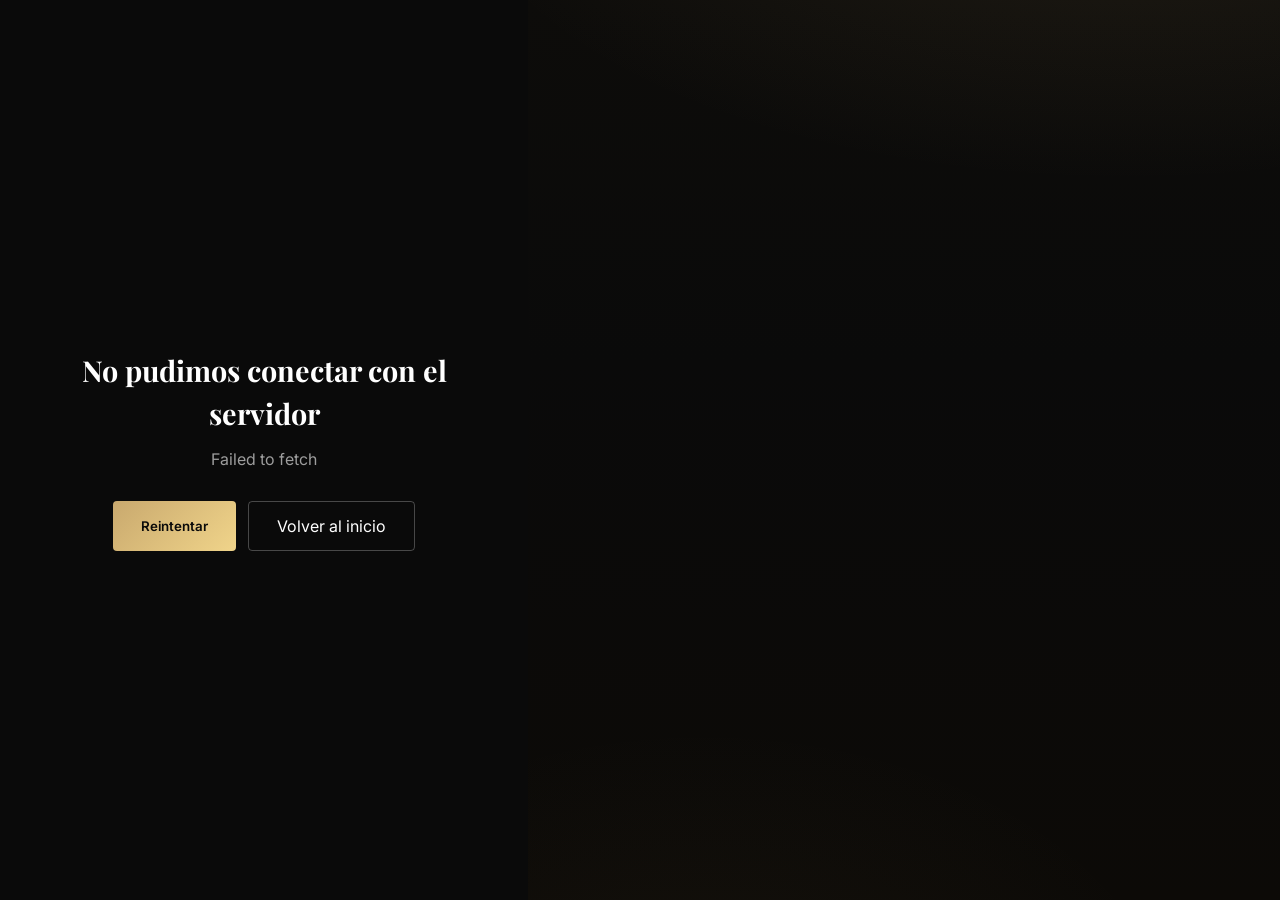
<file: gallery/home/index.html>
<!DOCTYPE html>
<html lang="es">
<head>
  <meta charset="UTF-8" />
  <meta name="viewport" content="width=device-width, initial-scale=1.0, viewport-fit=cover" />
  <meta name="theme-color" content="#0a0a0a" />
  <title>Inicio | Hard Street</title>
  <link rel="icon" href="../../images/hs_icon.png" type="image/png" />
  <link href="https://fonts.googleapis.com/css2?family=Playfair+Display:wght@400;600;700&family=Inter:wght@300;400;500;600&family=Cormorant+Garamond:ital,wght@0,400;0,600;1,400&display=swap" rel="stylesheet" />
  <link href="https://fonts.googleapis.com/css2?family=Material+Symbols+Outlined:opsz,wght,FILL,GRAD@20..48,100..700,0..1,-50..200&display=swap" rel="stylesheet" />
  <link rel="stylesheet" href="../assets/dashboard.css?v=55" />
</head>
<body>

  <!-- Sidebar -->
  <aside class="sidebar" id="sidebar">
    <div class="sidebar-brand">
      <img src="../../images/LOG-SB.png" alt="Hard Street" />
      <span class="brand-text">Hard Street</span>
      <button class="sidebar-close" onclick="toggleSidebar()" aria-label="Cerrar menú">
        <svg viewBox="0 0 24 24" fill="none" stroke="currentColor" stroke-width="2"><path d="M18 6L6 18M6 6l12 12"/></svg>
      </button>
    </div>

    <nav class="sidebar-nav">
      <button class="sidebar-item active" data-tab="home">
        <svg viewBox="0 0 24 24" fill="none" stroke="currentColor" stroke-width="1.5">
          <path d="M3 9l9-7 9 7v11a2 2 0 0 1-2 2H5a2 2 0 0 1-2-2z"/>
          <polyline points="9 22 9 12 15 12 15 22"/>
        </svg>
        <span>Inicio</span>
      </button>
      <button class="sidebar-item" data-tab="package">
        <svg viewBox="0 0 24 24" fill="none" stroke="currentColor" stroke-width="1.5">
          <path d="M21 16V8a2 2 0 0 0-1-1.73l-7-4a2 2 0 0 0-2 0l-7 4A2 2 0 0 0 3 8v8a2 2 0 0 0 1 1.73l7 4a2 2 0 0 0 2 0l7-4A2 2 0 0 0 21 16z"/>
          <polyline points="3.27 6.96 12 12.01 20.73 6.96"/>
          <line x1="12" y1="22.08" x2="12" y2="12"/>
        </svg>
        <span>Mi Paquete</span>
      </button>
      <button class="sidebar-item" data-tab="photos">
        <svg viewBox="0 0 24 24" fill="none" stroke="currentColor" stroke-width="1.5">
          <rect x="3" y="3" width="18" height="18" rx="2" ry="2"/>
          <circle cx="8.5" cy="8.5" r="1.5"/>
          <polyline points="21 15 16 10 5 21"/>
        </svg>
        <span>Mis Fotos</span>
      </button>
    </nav>

    <div class="sidebar-footer">
      <div class="user-card">
        <div class="user-avatar" id="userAvatar">CD</div>
        <div class="user-info">
          <span class="user-name" id="userName">Cliente Demo</span>
          <span class="user-email" id="userEmail">cliente@demo.com</span>
        </div>
      </div>
      <button class="logout-btn" onclick="handleLogout()">
        <svg viewBox="0 0 24 24" fill="none" stroke="currentColor" stroke-width="1.5">
          <path d="M9 21H5a2 2 0 0 1-2-2V5a2 2 0 0 1 2-2h4"/>
          <polyline points="16 17 21 12 16 7"/>
          <line x1="21" y1="12" x2="9" y2="12"/>
        </svg>
        <span>Cerrar Sesión</span>
      </button>
    </div>
  </aside>

  <!-- Mobile Header -->
  <header class="mobile-header">
    <button class="menu-toggle" onclick="toggleSidebar()">
      <svg viewBox="0 0 24 24" fill="none" stroke="currentColor" stroke-width="2">
        <line x1="3" y1="12" x2="21" y2="12"/>
        <line x1="3" y1="6" x2="21" y2="6"/>
        <line x1="3" y1="18" x2="21" y2="18"/>
      </svg>
    </button>
    <img src="../../images/LOG-SB.png" alt="Hard Street" class="mobile-logo" />
    <div class="mobile-user" id="mobileUser">CD</div>
  </header>

  <!-- Main Content -->
  <main class="main-content">
    <section class="tab-content active" id="overviewTab">
      <div class="ov-welcome">
        <div class="ov-welcome-text">
          <span class="ov-eyebrow">Hard Street Studio</span>
          <h1>Bienvenido de vuelta, <span id="ovUserName">Cliente</span></h1>
          <p>Aquí puedes ver el estado de tu paquete y tus fotos</p>
        </div>
      </div>

      <!-- Active Package Hero -->
      <div id="overviewPackage" class="ov-package-wrap"></div>

      <!-- Quick Stats -->
      <div class="stats-grid">
        <div class="stat-card">
          <div class="stat-icon">
            <svg viewBox="0 0 24 24" fill="none" stroke="currentColor" stroke-width="1.5">
              <path d="M21 16V8a2 2 0 0 0-1-1.73l-7-4a2 2 0 0 0-2 0l-7 4A2 2 0 0 0 3 8v8a2 2 0 0 0 1 1.73l7 4a2 2 0 0 0 2 0l7-4A2 2 0 0 0 21 16z"/>
            </svg>
          </div>
          <div class="stat-content">
            <span class="stat-value" id="statPackage">-</span>
            <span class="stat-label">Tu Paquete</span>
          </div>
        </div>
        <div class="stat-card">
          <div class="stat-icon photos">
            <svg viewBox="0 0 24 24" fill="none" stroke="currentColor" stroke-width="1.5">
              <rect x="3" y="3" width="18" height="18" rx="2" ry="2"/>
              <circle cx="8.5" cy="8.5" r="1.5"/>
              <polyline points="21 15 16 10 5 21"/>
            </svg>
          </div>
          <div class="stat-content">
            <span class="stat-value" id="statPhotos">0</span>
            <span class="stat-label">Fotos Totales</span>
          </div>
        </div>
        <div class="stat-card">
          <div class="stat-icon ready">
            <svg viewBox="0 0 24 24" fill="none" stroke="currentColor" stroke-width="1.5">
              <path d="M22 11.08V12a10 10 0 1 1-5.93-9.14"/>
              <polyline points="22 4 12 14.01 9 11.01"/>
            </svg>
          </div>
          <div class="stat-content">
            <span class="stat-value" id="statReady">0</span>
            <span class="stat-label">Fotos Listas</span>
          </div>
        </div>
        <div class="stat-card">
          <div class="stat-icon progress">
            <svg viewBox="0 0 24 24" fill="none" stroke="currentColor" stroke-width="1.5">
              <circle cx="12" cy="12" r="10"/>
              <polyline points="12 6 12 12 16 14"/>
            </svg>
          </div>
          <div class="stat-content">
            <span class="stat-value" id="statProgress">0%</span>
            <span class="stat-label">Progreso</span>
          </div>
        </div>
      </div>

      <!-- Recent Activity -->
      <div class="content-card">
        <div class="card-header">
          <h2>Actividad Reciente</h2>
        </div>
        <div class="activity-list" id="activityList">
          <!-- Rendered by JS -->
        </div>
      </div>
    </section>
  </main>

  <!-- Overlay for mobile sidebar -->
  <div class="sidebar-overlay" id="sidebarOverlay" onclick="toggleSidebar()"></div>

  <script>window.DASHBOARD_MODULE = 'home';</script>
  <script src="../assets/config.js?v=5"></script>
  <script src="../assets/site.js?v=7"></script>
  <script src="../assets/models.js?v=8"></script>
  <script src="../assets/api.js?v=6"></script>
  <script src="../assets/renderers.js?v=7"></script>
  <script src="../assets/dashboard-core.js?v=3"></script>
</body>
</html>
</file>
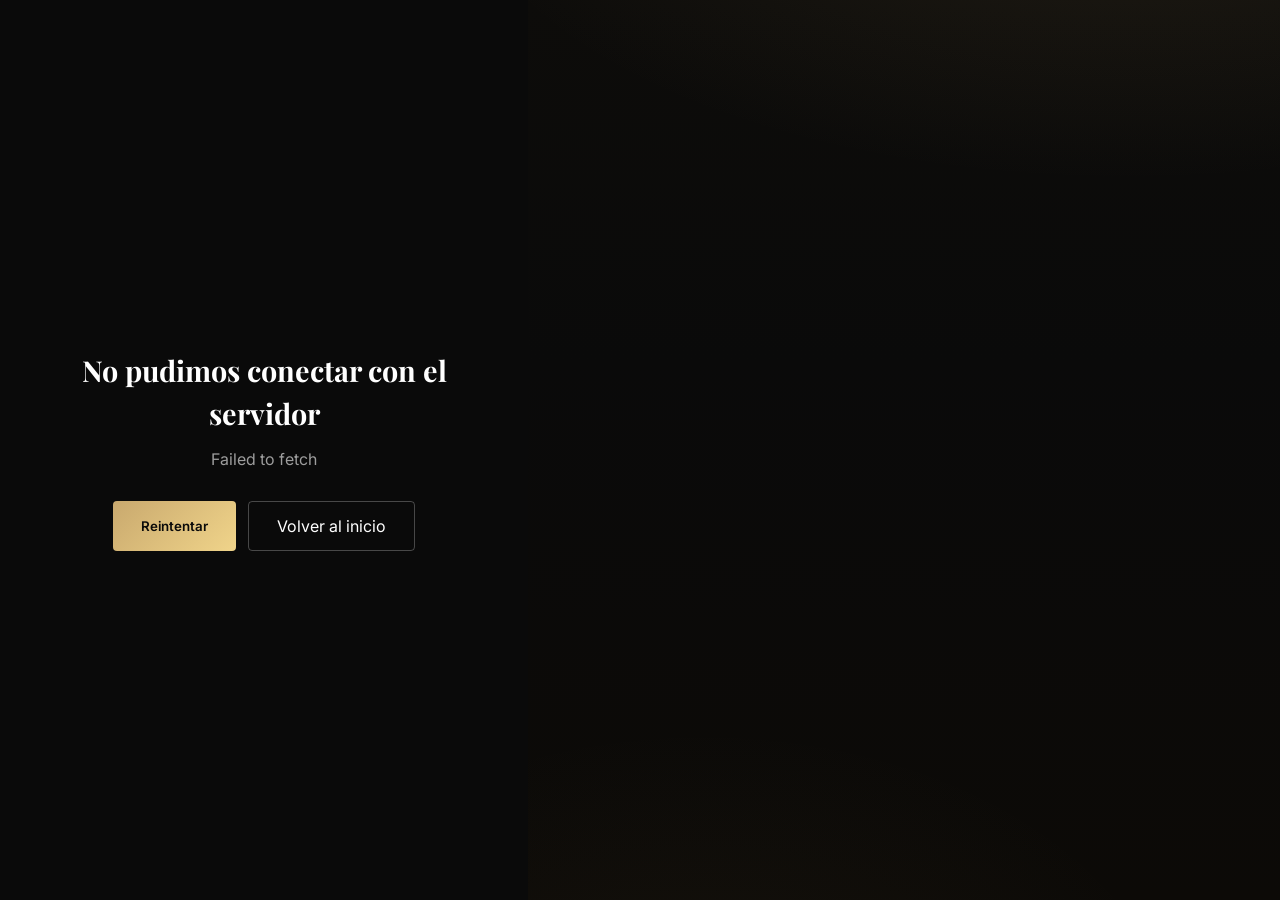
<file: gallery/package/index.html>
<!DOCTYPE html>
<html lang="es">
<head>
  <meta charset="UTF-8" />
  <meta name="viewport" content="width=device-width, initial-scale=1.0, viewport-fit=cover" />
  <meta name="theme-color" content="#0a0a0a" />
  <title>Mi Paquete | Hard Street</title>
  <link rel="icon" href="../../images/hs_icon.png" type="image/png" />
  <link href="https://fonts.googleapis.com/css2?family=Playfair+Display:wght@400;600;700&family=Inter:wght@300;400;500;600&family=Cormorant+Garamond:ital,wght@0,400;0,600;1,400&display=swap" rel="stylesheet" />
  <link href="https://fonts.googleapis.com/css2?family=Material+Symbols+Outlined:opsz,wght,FILL,GRAD@20..48,100..700,0..1,-50..200&display=swap" rel="stylesheet" />
  <link rel="stylesheet" href="../assets/dashboard.css?v=55" />
</head>
<body>

  <!-- Sidebar -->
  <aside class="sidebar" id="sidebar">
    <div class="sidebar-brand">
      <img src="../../images/LOG-SB.png" alt="Hard Street" />
      <span class="brand-text">Hard Street</span>
      <button class="sidebar-close" onclick="toggleSidebar()" aria-label="Cerrar menú">
        <svg viewBox="0 0 24 24" fill="none" stroke="currentColor" stroke-width="2"><path d="M18 6L6 18M6 6l12 12"/></svg>
      </button>
    </div>

    <nav class="sidebar-nav">
      <button class="sidebar-item" data-tab="home">
        <svg viewBox="0 0 24 24" fill="none" stroke="currentColor" stroke-width="1.5">
          <path d="M3 9l9-7 9 7v11a2 2 0 0 1-2 2H5a2 2 0 0 1-2-2z"/>
          <polyline points="9 22 9 12 15 12 15 22"/>
        </svg>
        <span>Inicio</span>
      </button>
      <button class="sidebar-item active" data-tab="package">
        <svg viewBox="0 0 24 24" fill="none" stroke="currentColor" stroke-width="1.5">
          <path d="M21 16V8a2 2 0 0 0-1-1.73l-7-4a2 2 0 0 0-2 0l-7 4A2 2 0 0 0 3 8v8a2 2 0 0 0 1 1.73l7 4a2 2 0 0 0 2 0l7-4A2 2 0 0 0 21 16z"/>
          <polyline points="3.27 6.96 12 12.01 20.73 6.96"/>
          <line x1="12" y1="22.08" x2="12" y2="12"/>
        </svg>
        <span>Mi Paquete</span>
      </button>
      <button class="sidebar-item" data-tab="photos">
        <svg viewBox="0 0 24 24" fill="none" stroke="currentColor" stroke-width="1.5">
          <rect x="3" y="3" width="18" height="18" rx="2" ry="2"/>
          <circle cx="8.5" cy="8.5" r="1.5"/>
          <polyline points="21 15 16 10 5 21"/>
        </svg>
        <span>Mis Fotos</span>
      </button>
    </nav>

    <div class="sidebar-footer">
      <div class="user-card">
        <div class="user-avatar" id="userAvatar">CD</div>
        <div class="user-info">
          <span class="user-name" id="userName">Cliente Demo</span>
          <span class="user-email" id="userEmail">cliente@demo.com</span>
        </div>
      </div>
      <button class="logout-btn" onclick="handleLogout()">
        <svg viewBox="0 0 24 24" fill="none" stroke="currentColor" stroke-width="1.5">
          <path d="M9 21H5a2 2 0 0 1-2-2V5a2 2 0 0 1 2-2h4"/>
          <polyline points="16 17 21 12 16 7"/>
          <line x1="21" y1="12" x2="9" y2="12"/>
        </svg>
        <span>Cerrar Sesión</span>
      </button>
    </div>
  </aside>

  <!-- Mobile Header -->
  <header class="mobile-header">
    <button class="menu-toggle" onclick="toggleSidebar()">
      <svg viewBox="0 0 24 24" fill="none" stroke="currentColor" stroke-width="2">
        <line x1="3" y1="12" x2="21" y2="12"/>
        <line x1="3" y1="6" x2="21" y2="6"/>
        <line x1="3" y1="18" x2="21" y2="18"/>
      </svg>
    </button>
    <img src="../../images/LOG-SB.png" alt="Hard Street" class="mobile-logo" />
    <div class="mobile-user" id="mobileUser">CD</div>
  </header>

  <!-- Main Content -->
  <main class="main-content">
    <section class="tab-content active" id="packageTab">
      <div class="page-header">
        <div>
          <h1 class="page-title">Mi Paquete</h1>
          <p class="page-subtitle">Detalles de tu servicio contratado</p>
        </div>
      </div>

      <div class="package-detail" id="packageDetail">
        <!-- Rendered by JS -->
      </div>
    </section>
  </main>

  <!-- Overlay for mobile sidebar -->
  <div class="sidebar-overlay" id="sidebarOverlay" onclick="toggleSidebar()"></div>

  <script>window.DASHBOARD_MODULE = 'package';</script>
  <script src="../assets/config.js?v=5"></script>
  <script src="../assets/site.js?v=7"></script>
  <script src="../assets/models.js?v=8"></script>
  <script src="../assets/api.js?v=6"></script>
  <script src="../assets/renderers.js?v=7"></script>
  <script src="../assets/dashboard-core.js?v=3"></script>
</body>
</html>
</file>
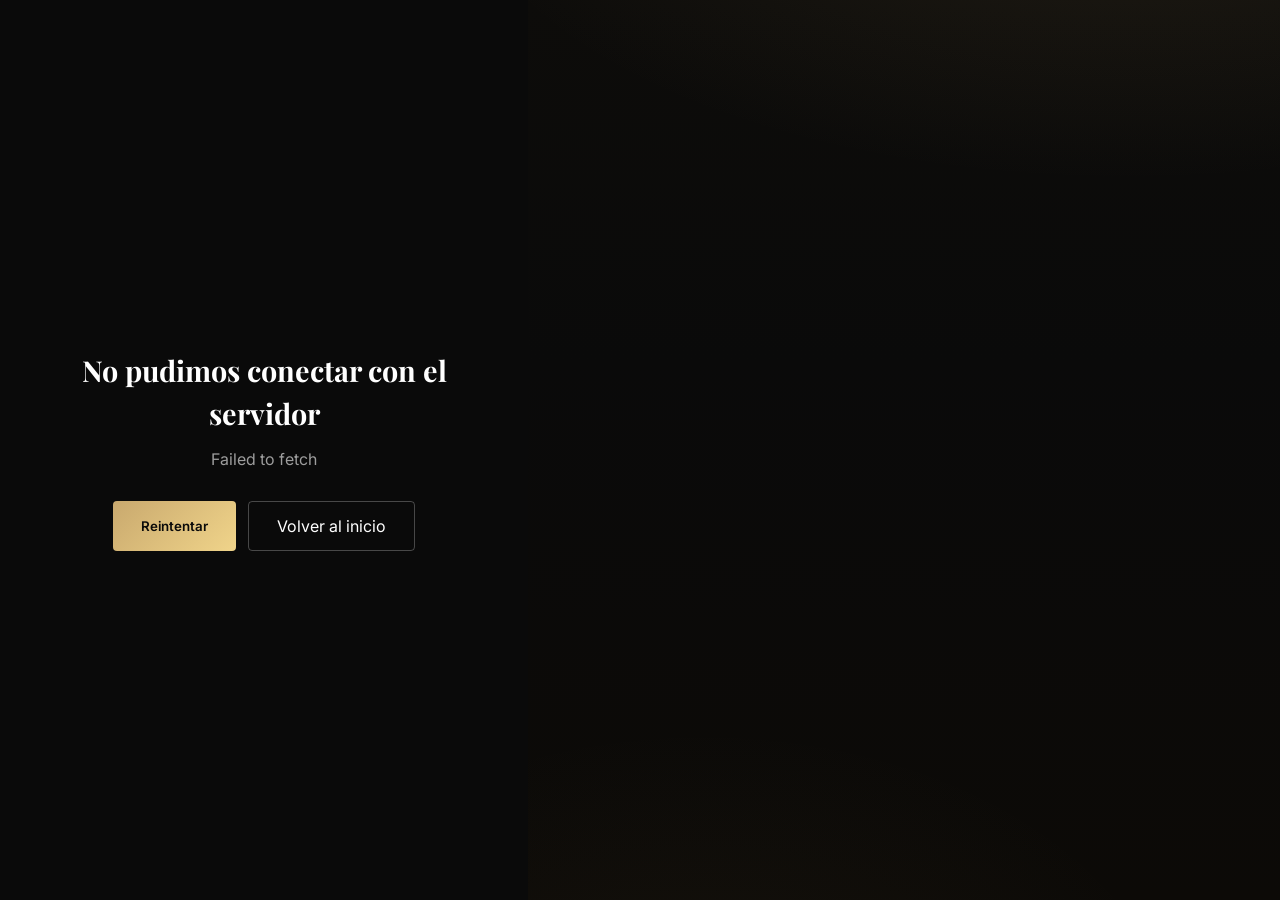
<file: gallery/photos/index.html>
<!DOCTYPE html>
<html lang="es">
<head>
  <meta charset="UTF-8" />
  <meta name="viewport" content="width=device-width, initial-scale=1.0, viewport-fit=cover" />
  <meta name="theme-color" content="#0a0a0a" />
  <title>Mis Fotos | Hard Street</title>
  <link rel="icon" href="../../images/hs_icon.png" type="image/png" />
  <link href="https://fonts.googleapis.com/css2?family=Playfair+Display:wght@400;600;700&family=Inter:wght@300;400;500;600&family=Cormorant+Garamond:ital,wght@0,400;0,600;1,400&display=swap" rel="stylesheet" />
  <link href="https://fonts.googleapis.com/css2?family=Material+Symbols+Outlined:opsz,wght,FILL,GRAD@20..48,100..700,0..1,-50..200&display=swap" rel="stylesheet" />
  <link rel="stylesheet" href="../assets/dashboard.css?v=55" />
</head>
<body>

  <!-- Sidebar -->
  <aside class="sidebar" id="sidebar">
    <div class="sidebar-brand">
      <img src="../../images/LOG-SB.png" alt="Hard Street" />
      <span class="brand-text">Hard Street</span>
      <button class="sidebar-close" onclick="toggleSidebar()" aria-label="Cerrar menú">
        <svg viewBox="0 0 24 24" fill="none" stroke="currentColor" stroke-width="2"><path d="M18 6L6 18M6 6l12 12"/></svg>
      </button>
    </div>

    <nav class="sidebar-nav">
      <button class="sidebar-item" data-tab="home">
        <svg viewBox="0 0 24 24" fill="none" stroke="currentColor" stroke-width="1.5">
          <path d="M3 9l9-7 9 7v11a2 2 0 0 1-2 2H5a2 2 0 0 1-2-2z"/>
          <polyline points="9 22 9 12 15 12 15 22"/>
        </svg>
        <span>Inicio</span>
      </button>
      <button class="sidebar-item" data-tab="package">
        <svg viewBox="0 0 24 24" fill="none" stroke="currentColor" stroke-width="1.5">
          <path d="M21 16V8a2 2 0 0 0-1-1.73l-7-4a2 2 0 0 0-2 0l-7 4A2 2 0 0 0 3 8v8a2 2 0 0 0 1 1.73l7 4a2 2 0 0 0 2 0l7-4A2 2 0 0 0 21 16z"/>
          <polyline points="3.27 6.96 12 12.01 20.73 6.96"/>
          <line x1="12" y1="22.08" x2="12" y2="12"/>
        </svg>
        <span>Mi Paquete</span>
      </button>
      <button class="sidebar-item active" data-tab="photos">
        <svg viewBox="0 0 24 24" fill="none" stroke="currentColor" stroke-width="1.5">
          <rect x="3" y="3" width="18" height="18" rx="2" ry="2"/>
          <circle cx="8.5" cy="8.5" r="1.5"/>
          <polyline points="21 15 16 10 5 21"/>
        </svg>
        <span>Mis Fotos</span>
      </button>
    </nav>

    <div class="sidebar-footer">
      <div class="user-card">
        <div class="user-avatar" id="userAvatar">CD</div>
        <div class="user-info">
          <span class="user-name" id="userName">Cliente Demo</span>
          <span class="user-email" id="userEmail">cliente@demo.com</span>
        </div>
      </div>
      <button class="logout-btn" onclick="handleLogout()">
        <svg viewBox="0 0 24 24" fill="none" stroke="currentColor" stroke-width="1.5">
          <path d="M9 21H5a2 2 0 0 1-2-2V5a2 2 0 0 1 2-2h4"/>
          <polyline points="16 17 21 12 16 7"/>
          <line x1="21" y1="12" x2="9" y2="12"/>
        </svg>
        <span>Cerrar Sesión</span>
      </button>
    </div>
  </aside>

  <!-- Mobile Header -->
  <header class="mobile-header">
    <button class="menu-toggle" onclick="toggleSidebar()">
      <svg viewBox="0 0 24 24" fill="none" stroke="currentColor" stroke-width="2">
        <line x1="3" y1="12" x2="21" y2="12"/>
        <line x1="3" y1="6" x2="21" y2="6"/>
        <line x1="3" y1="18" x2="21" y2="18"/>
      </svg>
    </button>
    <img src="../../images/LOG-SB.png" alt="Hard Street" class="mobile-logo" />
    <div class="mobile-user" id="mobileUser">CD</div>
  </header>

  <!-- Main Content -->
  <main class="main-content">
    <section class="tab-content active" id="photosTab">
      <div class="page-header">
        <div>
          <h1 class="page-title">Mis Fotos</h1>
          <p class="page-subtitle">Selecciona y descarga tus fotos</p>
        </div>
        <div class="header-actions">
          <span class="selection-count" id="selectionCount">0 seleccionadas</span>
          <button class="btn-primary" id="downloadBtn" disabled>
            <svg viewBox="0 0 24 24" fill="none" stroke="currentColor" stroke-width="2">
              <path d="M21 15v4a2 2 0 0 1-2 2H5a2 2 0 0 1-2-2v-4"/>
              <polyline points="7 10 12 15 17 10"/>
              <line x1="12" y1="15" x2="12" y2="3"/>
            </svg>
            Descargar
          </button>
        </div>
      </div>

      <!-- Photo Stats -->
      <div class="photo-stats-row">
        <div class="photo-stat">
          <span class="photo-stat-value" id="photoCount">0</span>
          <span class="photo-stat-label">Total</span>
        </div>
        <div class="photo-stat ready">
          <span class="photo-stat-value" id="photoReadyCount">0</span>
          <span class="photo-stat-label">Listas</span>
        </div>
      </div>

      <!-- Photo Filters -->
      <div class="photo-filters">
        <button class="filter-btn active" data-filter="all">Todas</button>
        <button class="filter-btn" data-filter="public">Públicas</button>
        <button class="filter-btn" data-filter="private">Privadas</button>
        <button class="filter-btn" data-filter="video">Videos / PDF</button>
      </div>

      <div class="photos-grid" id="photosGrid">
        <!-- Rendered by JS -->
      </div>

      <div class="empty-state" id="emptyState" style="display: none;">
        <div class="empty-icon">
          <svg viewBox="0 0 24 24" fill="none" stroke="currentColor" stroke-width="1.5">
            <rect x="3" y="3" width="18" height="18" rx="2" ry="2"/>
            <circle cx="8.5" cy="8.5" r="1.5"/>
            <polyline points="21 15 16 10 5 21"/>
          </svg>
        </div>
        <h3>Sin fotos disponibles</h3>
        <p>Tus fotos aparecerán aquí cuando estén listas</p>
      </div>
    </section>
  </main>

  <!-- Photo Preview Modal -->
  <div class="preview-modal" id="photoPreviewModal">
    <button class="preview-close" onclick="closePhotoPreview()">
      <svg viewBox="0 0 24 24" fill="none" stroke="currentColor" stroke-width="2"><path d="M18 6L6 18M6 6l12 12"/></svg>
    </button>
    <div class="preview-body" id="previewContent">
      <!-- Rendered by JS -->
    </div>
  </div>

  <!-- Overlay for mobile sidebar -->
  <div class="sidebar-overlay" id="sidebarOverlay" onclick="toggleSidebar()"></div>

  <script>window.DASHBOARD_MODULE = 'photos';</script>
  <script src="../assets/config.js?v=5"></script>
  <script src="../assets/site.js?v=7"></script>
  <script src="../assets/models.js?v=8"></script>
  <script src="../assets/api.js?v=6"></script>
  <script src="../assets/renderers.js?v=7"></script>
  <script src="../assets/dashboard-core.js?v=3"></script>
</body>
</html>
</file>
<file: EzequiasCaamal/index.css>
/* ==========================================================
   EL FEDE · Invitación barbería
   Palette: #0a0a0a night, #8f959d steel, #e5e9ee chrome,
            #c1121f razor red, #d6d3c9 chalk
   ========================================================== */
:root {
  --night: #070707;
  --panel: #101013;
  --panel2: #15151a;
  --line: rgba(229, 233, 238, 0.14);
  --steel: #8f959d;
  --chrome: #e5e9ee;
  --red: #c1121f;
  --red-soft: #e63946;
  --chalk: #d6d3c9;
  --gold: #c9a45c;
}

* { margin: 0; padding: 0; box-sizing: border-box; -webkit-tap-highlight-color: transparent; }
html { scroll-behavior: smooth; overflow-x: hidden; }
body {
  background: var(--night);
  color: var(--chrome);
  font-family: 'Barlow Condensed', sans-serif;
  overflow-x: hidden;
  min-height: 100vh;
}
img { display: block; }
.no-scroll { overflow: hidden; }

/* subtle global grain + vignette */
body::before {
  content: '';
  position: fixed; inset: 0;
  background-image: url("data:image/svg+xml,%3Csvg xmlns='http://www.w3.org/2000/svg' width='120' height='120'%3E%3Cfilter id='n'%3E%3CfeTurbulence type='fractalNoise' baseFrequency='0.9' numOctaves='2'/%3E%3C/filter%3E%3Crect width='120' height='120' filter='url(%23n)' opacity='0.05'/%3E%3C/svg%3E");
  pointer-events: none;
  z-index: 60;
}

/* ================== COVER ================== */
.cover {
  position: fixed; inset: 0; z-index: 50;
  background:
    radial-gradient(120% 90% at 50% 0%, #1c1c22 0%, #0c0c10 45%, #050507 100%);
  display: flex; align-items: center; justify-content: center;
  cursor: pointer;
  transition: opacity 0.7s ease, transform 0.7s ease, visibility 0.7s;
  overflow: hidden;
}
.cover.opening { opacity: 0; transform: scale(1.06); visibility: hidden; }
.cover-grain {
  position: absolute; inset: 0; opacity: 0.5;
  background-image: url("data:image/svg+xml,%3Csvg xmlns='http://www.w3.org/2000/svg' width='140' height='140'%3E%3Cfilter id='n'%3E%3CfeTurbulence type='fractalNoise' baseFrequency='0.8' numOctaves='2'/%3E%3C/filter%3E%3Crect width='140' height='140' filter='url(%23n)' opacity='0.07'/%3E%3C/svg%3E");
}
.cover-vignette {
  position: absolute; inset: 0;
  background: radial-gradient(90% 70% at 50% 42%, transparent 40%, rgba(0,0,0,0.75) 100%);
}
.cover-pole, .pole { position: absolute; width: 40px; color: var(--steel); opacity: 0.5; animation: poleSpin 9s ease-in-out infinite; transform-origin: center; }
.pole-c1 { top: 7%; left: 7%; }
.cover-pole { top: 7%; right: 8%; }
@keyframes poleSpin {
  0%, 100% { transform: rotate(-4deg); }
  50% { transform: rotate(4deg); }
}
.cover-scissors {
  position: absolute; bottom: 9%; right: 10%;
  width: 58px; color: var(--steel); opacity: 0.45;
  transform: rotate(-14deg);
  animation: snip 3.4s ease-in-out infinite;
  -webkit-mask-image: linear-gradient(180deg, transparent 0%, #000 30%);
  mask-image: linear-gradient(180deg, transparent 0%, #000 30%);
}
@keyframes snip {
  0%, 100% { transform: rotate(-14deg) scale(1); }
  50% { transform: rotate(-6deg) scale(1.06); }
}
.cover-content { position: relative; text-align: center; padding: 0 1.4rem; animation: rise 1s ease both; }
@keyframes rise { from { opacity: 0; transform: translateY(24px); } to { opacity: 1; transform: none; } }
.cover-crown { width: 54px; color: var(--red); margin: 0 auto 0.4rem; display: block; animation: crownFloat 3.6s ease-in-out infinite; }
@keyframes crownFloat { 0%,100% { transform: translateY(0) rotate(-3deg); } 50% { transform: translateY(-7px) rotate(3deg); } }
.cover-kicker {
  font-family: 'Caveat', cursive; font-size: 1.7rem; font-weight: 600;
  color: var(--chalk); transform: rotate(-4deg);
  margin-bottom: 0.3rem;
}
.cover-name {
  font-family: 'UnifrakturCook', cursive;
  font-size: clamp(3.4rem, 15vw, 6.5rem);
  line-height: 0.95;
  letter-spacing: 2px;
  background: linear-gradient(180deg, #ffffff 0%, #dfe4ea 30%, #868d97 52%, #f4f6f8 68%, #6d747e 100%);
  -webkit-background-clip: text; background-clip: text; color: transparent;
  filter: drop-shadow(0 4px 10px rgba(0,0,0,0.85)) drop-shadow(0 0 22px rgba(229,233,238,0.12));
}
.cover-swoosh { width: clamp(200px, 42vw, 48vw); color: var(--red); display: block; margin: 0.5rem auto 0.9rem; transform: rotate(-1.5deg); filter: drop-shadow(0 2px 6px rgba(193,18,31,0.4)); }
.cover-sub { font-size: 1.25rem; letter-spacing: 5px; text-transform: uppercase; color: var(--steel); }
.cover-tap {
  margin-top: 2.6rem; font-size: 1.15rem; font-weight: 500;
  letter-spacing: 3px; text-transform: uppercase; color: var(--chalk);
  animation: tapPulse 1.8s ease-in-out infinite;
}
@media (prefers-reduced-motion: reduce) {
  *, *::before, *::after { animation-duration: 0.001s !important; animation-iteration-count: 1 !important; transition-duration: 0.001s !important; }
  html { scroll-behavior: auto; }
}
@keyframes tapPulse { 0%,100% { opacity: 0.55; } 50% { opacity: 1; } }
.tap-blade { display: inline-block; animation: tapSpin 2.6s ease-in-out infinite; }
@keyframes tapSpin { 0%,100% { transform: rotate(0); } 50% { transform: rotate(180deg); } }

/* ================== INVITATION SHELL ================== */
.invitation { opacity: 0; transition: opacity 0.9s ease 0.25s; }
.invitation.open { opacity: 1; }

/* generic section reveal */
.section { position: relative; }
.reveal { opacity: 0; transform: translateY(34px); transition: opacity 0.8s cubic-bezier(0.22,0.8,0.3,1), transform 0.8s cubic-bezier(0.22,0.8,0.3,1); }
.reveal.visible { opacity: 1; transform: none; }

/* ================== HERO ================== */
.hero {
  min-height: 100svh;
  display: flex; flex-direction: column; justify-content: center;
  position: relative;
  background:
    radial-gradient(130% 90% at 70% 10%, #17171d 0%, #0b0b0f 50%, #050507 100%);
  padding: 4.2rem 1.4rem 3.4rem;
  overflow: visible;
}

/* ================== RESPONSIVE ================== */
.hero-photo-wrap {
  position: absolute; inset: 0;
  display: flex; justify-content: center; align-items: flex-end;
  animation: photoIn 1.6s cubic-bezier(0.22,0.8,0.3,1) both;
}
.hero-photo {
  position: absolute; inset: 0;
 height: 100%;
  object-fit: cover; object-position: center 35%;
  transform: scale(1.6); transform-origin: 72% 58%;
  filter: saturate(0.92) contrast(1.05) brightness(0.9);
  -webkit-mask-image: linear-gradient(180deg, transparent 0%, #000 16%, #000 90%, transparent 100%);
  mask-image: linear-gradient(180deg, transparent 0%, #000 16%, #000 90%, transparent 100%);
}
@keyframes photoIn { from { opacity: 0; transform: scale(1.07); } to { opacity: 1; transform: scale(1); } }
.hero-shade {
  position: absolute; inset: 0;
  background:
    linear-gradient(90deg, rgba(5,5,7,0.9) 0%, rgba(5,5,7,0.55) 34%, transparent 60%),
    linear-gradient(0deg, #050507 2%, transparent 34%);
}
.bs-hero { top: 0; bottom: 0; left: 0; width: 12px; opacity: 0.78; transform: none; animation: stripesMove 2.4s linear infinite; will-change: transform; }
.hero-chalk { position: absolute; top: 5.2%; right: 8%; width: 46px; color: var(--chalk); opacity: 0.5; transform: rotate(10deg); }
.hero-clipper { position: absolute; bottom: 8%; left: 7%; width: 46px; color: var(--steel); opacity: 0.45; transform: rotate(-18deg); animation: snip 4s ease-in-out infinite; }
.hero-scissors-right { position: absolute; bottom: 7%; right: 8%; width: 52px; color: var(--steel); opacity: 0.5; transform: rotate(12deg); animation: snip 3.6s ease-in-out infinite 0.6s; }
.hero-chalk-quote {
  position: absolute; top: 12%; right: 6%;
  max-width: 120px; text-align: center;
  font-family: 'Caveat', cursive; font-weight: 600;
  font-size: 1.15rem; line-height: 1.25; color: var(--chalk);
  opacity: 0.85; transform: rotate(6deg);
  display: flex; flex-direction: column; align-items: center; gap: 0.2rem;
}
.mini-crown { width: 22px; color: var(--red); }
.hero-content { position: relative; z-index: 2; max-width: 430px; animation: rise 1.1s ease 0.15s both; }
.hero-kicker {
  font-family: 'Caveat', cursive; font-weight: 600;
  font-size: clamp(1.7rem, 6.4vw, 2.2rem);
  color: var(--chalk); transform: rotate(-4deg); display: inline-block;
}
.hero-title {
  font-family: 'UnifrakturCook', cursive;
  font-size: clamp(3.2rem, 14.5vw, 5.6rem);
  line-height: 1; letter-spacing: 1px;
  background: linear-gradient(180deg, #ffffff 0%, #e2e7ed 28%, #8a919b 50%, #f4f6f8 66%, #717880 100%);
  -webkit-background-clip: text; background-clip: text; color: transparent;
  filter: drop-shadow(0 5px 12px rgba(0,0,0,0.9)) drop-shadow(0 0 26px rgba(229,233,238,0.1));
}
.hero-swoosh { width: min(250px, 58vw); color: var(--red); display: block; margin: 0.4rem 0 1.6rem; transform: rotate(-2deg); filter: drop-shadow(0 3px 8px rgba(193,18,31,0.45)); }
.hero-list { list-style: none; display: flex; flex-direction: column; gap: 1.15rem; margin-bottom: 1.8rem; }
.hero-item { display: flex; align-items: center; gap: 1rem; }
.hero-ico { width: 40px; flex: 0 0 40px; color: var(--chrome); opacity: 0.95; filter: drop-shadow(0 2px 6px rgba(0,0,0,0.8)); }
.hero-item b {
  display: block; font-size: clamp(1.35rem, 5.6vw, 1.75rem);
  font-weight: 700; letter-spacing: 1.5px; text-transform: uppercase;
  color: var(--chrome); text-shadow: 0 2px 8px rgba(0,0,0,0.9);
}
.hero-item span {
  display: block; font-size: clamp(1.02rem, 4.2vw, 1.2rem);
  letter-spacing: 2px; text-transform: uppercase; color: var(--steel);
}
.hero-price {
  font-style: normal; font-weight: 700;
  color: var(--chrome); font-size: 1.25em;
  border: 3px solid var(--red-soft); border-radius: 50% 46% 52% 48% / 58% 48% 60% 46%;
  padding: 0.05em 0.45em; display: inline-block; transform: rotate(-3deg);
  box-shadow: 0 0 14px rgba(230,57,70,0.35);
}
.hero-espero {
  font-family: 'Caveat', cursive; font-weight: 700;
  font-size: clamp(1.9rem, 7vw, 2.5rem); color: var(--chalk);
  transform: rotate(-5deg); display: inline-block;
  text-shadow: 0 0 18px rgba(230,57,70,0.25);
}
.hero-espero::after {
  content: ''; display: block; height: 4px; width: 78%;
  background: var(--red-soft); border-radius: 999px;
  transform: rotate(-1.5deg); margin-top: 0.15rem;
  box-shadow: 0 2px 10px rgba(193,18,31,0.5);
}

/* ================== COUNTDOWN ================== */
.countdown-section {
  background: linear-gradient(180deg, #050507, var(--panel) 30%, var(--panel));
  border-top: 1px solid var(--line);
  padding: 3.4rem 1.2rem 3.8rem; text-align: center;
}
.cd-kicker { font-family: 'Caveat', cursive; font-weight: 600; font-size: 1.7rem; color: var(--chalk); transform: rotate(-3deg); }
.cd-box {
  display: flex; justify-content: center; align-items: center;
  gap: 0.55rem; margin: 1rem 0 0.9rem;
}
.cd-item { display: flex; flex-direction: column; gap: 0.15rem; min-width: 64px; }
.cd-num {
  font-family: 'Cinzel', serif; font-weight: 900;
  font-size: clamp(1.9rem, 9vw, 2.6rem);
  color: var(--chrome);
  background: linear-gradient(180deg, #ffffff, #aeb6c0 55%, #dfe4ea);
  -webkit-background-clip: text; background-clip: text; color: transparent;
  filter: drop-shadow(0 3px 8px rgba(0,0,0,0.8));
  border: 1px solid var(--line);
  border-radius: 14px; padding: 0.35rem 0.2rem 0.15rem;
  background-color: rgba(255,255,255,0.03);
  box-shadow: inset 0 1px 0 rgba(255,255,255,0.12), inset 0 -10px 18px rgba(0,0,0,0.45), 0 10px 26px rgba(0,0,0,0.45);
  backdrop-filter: blur(4px);
}
.cd-num.tick { animation: tickSlide 0.55s cubic-bezier(0.2, 0.9, 0.3, 1); }
@keyframes tickSlide {
  0% { transform: translateY(-46%); opacity: 0; filter: blur(5px) drop-shadow(0 3px 8px rgba(0,0,0,0.8)); }
  100% { transform: translateY(0); opacity: 1; filter: blur(0) drop-shadow(0 3px 8px rgba(0,0,0,0.8)); }
}
.cd-label { font-size: 0.82rem; font-weight: 600; letter-spacing: 3px; text-transform: uppercase; color: var(--steel); }
.cd-sep { color: var(--red-soft); font-size: 1.7rem; font-weight: 700; transform: translateY(-0.9rem); animation: blink 1s steps(1) infinite; }
@keyframes blink { 50% { opacity: 0.25; } }
.cd-date { font-size: 1.1rem; letter-spacing: 4px; text-transform: uppercase; color: var(--steel); }
.cd-date::before, .cd-date::after { content: ' ✂ '; color: var(--red-soft); }

/* ================== SECTION TITLES / CARDS ================== */
.sec-title {
  font-family: 'UnifrakturCook', cursive;
  font-size: clamp(1.9rem, 7.4vw, 2.6rem);
  text-align: center; letter-spacing: 1px;
  background: linear-gradient(180deg, #ffffff 0%, #d7dde4 40%, #8b929c 62%, #eef1f4 82%);
  -webkit-background-clip: text; background-clip: text; color: transparent;
  filter: drop-shadow(0 3px 8px rgba(0,0,0,0.8));
}
.sec-divider { width: 190px; color: var(--red); display: block; margin: 0.35rem auto 2rem; opacity: 0.9; }

.details-section { background: var(--panel); border-top: 1px solid var(--line); padding: 3.6rem 1.3rem 4rem; }
.cards { display: flex; flex-direction: column; gap: 1.5rem; max-width: 470px; margin: 0 auto; perspective: 1200px; }
.card {
  position: relative; text-align: center;
  background: linear-gradient(180deg, var(--panel2), #0e0e12);
  border: 1px solid var(--line); border-radius: 16px;
  padding: 1.9rem 1.4rem 1.8rem;
  box-shadow: 0 18px 40px rgba(0,0,0,0.5);
  transition: transform 0.45s cubic-bezier(0.2,0.9,0.3,1), box-shadow 0.45s ease, border-color 0.45s ease;
  transform-style: preserve-3d; will-change: transform;
}
.card:hover { border-color: rgba(229,233,238,0.3); box-shadow: 0 26px 54px rgba(0,0,0,0.6), 0 0 34px rgba(230,57,70,0.16), 0 0 0 1px rgba(193,18,31,0.25) inset; }
.card::after {
  content: ''; position: absolute; inset: 0; border-radius: inherit;
  background: radial-gradient(240px circle at var(--mx, 50%) var(--my, 50%), rgba(230,57,70,0.15), transparent 65%);
  opacity: 0; transition: opacity 0.4s ease; pointer-events: none;
}
.card:hover::after { opacity: 1; }
.card::before {
  content: ''; position: absolute; top: 0; left: 50%; transform: translateX(-50%);
  width: 64%; height: 2px; border-radius: 999px;
  background: linear-gradient(90deg, transparent, var(--red-soft), transparent);
  opacity: 0.75;
}
.card-ico { width: 52px; color: var(--chrome); display: block; margin: 0 auto 0.5rem; filter: drop-shadow(0 2px 8px rgba(0,0,0,0.9)); }
.card h4 { font-size: 0.95rem; font-weight: 600; letter-spacing: 3.5px; text-transform: uppercase; color: var(--red-soft); margin-bottom: 0.3rem; }
.card-main {
  font-family: 'Cinzel', serif; font-weight: 700;
  font-size: 1.55rem; color: var(--chrome); letter-spacing: 0.5px;
}
.card-sub { font-size: 1.08rem; letter-spacing: 0.6px; color: var(--steel); margin-top: 0.3rem; line-height: 1.5; }

/* buttons */
.btn {
  position: relative; overflow: hidden;
  display: inline-block; margin-top: 1.1rem;
  padding: 0.8rem 2.2rem; border: none; border-radius: 4px;
  background: linear-gradient(135deg, var(--red) 0%, #8f0e18 100%);
  color: #fff; font-family: 'Barlow Condensed', sans-serif;
  font-size: 1.02rem; font-weight: 600; letter-spacing: 2.5px; text-transform: uppercase;
  text-decoration: none; cursor: pointer;
  box-shadow: 0 10px 26px rgba(193,18,31,0.35);
  transition: transform 0.3s ease, box-shadow 0.3s ease;
}
.btn::after {
  content: ''; position: absolute; top: 0; left: -130%;
  width: 55%; height: 100%;
  background: linear-gradient(100deg, transparent, rgba(255,255,255,0.4), transparent);
  transform: skewX(-20deg); transition: left 0.6s ease;
}
.btn:hover { transform: translateY(-3px); box-shadow: 0 14px 32px rgba(193,18,31,0.5); }
.btn:hover::after { left: 150%; }
.btn:active { transform: scale(0.97); }
.btn.big { font-size: 1.15rem; padding: 0.95rem 2.6rem; }

/* ================== TIMELINE ================== */
.timeline-section { background: linear-gradient(180deg, var(--panel), #0b0b0e); border-top: 1px solid var(--line); padding: 3.6rem 1.3rem 4.2rem; }
.timeline { position: relative; max-width: 430px; margin: 0 auto; padding-left: 2.6rem; }
.timeline::before {
  content: ''; position: absolute; left: 10px; top: 8px; bottom: 8px; width: 2px;
  background: linear-gradient(180deg, transparent, var(--red) 18%, var(--red) 82%, transparent);
  opacity: 0.7;
}
.t-item { position: relative; padding: 0.95rem 0; }
.t-dot {
  position: absolute; left: -2.6rem; top: 1.35rem;
  width: 14px; height: 14px; border-radius: 50%;
  background: var(--panel); border: 3px solid var(--red-soft);
  box-shadow: 0 0 0 4px rgba(193,18,31,0.12);
  animation: dotPulse 2.4s ease-in-out infinite;
}
@keyframes dotPulse {
  0%, 100% { box-shadow: 0 0 0 3px rgba(193,18,31,0.14); }
  50% { box-shadow: 0 0 0 7px rgba(193,18,31,0.04); }
}
.t-time { font-family: 'Cinzel', serif; font-weight: 700; font-size: 1.2rem; color: var(--chrome); }
.t-event { font-size: 1.12rem; letter-spacing: 1px; color: var(--steel); text-transform: uppercase; }

/* ================== RSVP ================== */
.rsvp-section { background: var(--panel); border-top: 1px solid var(--line); padding: 4rem 1.3rem 4.4rem; text-align: center; }
.rsvp-scissors { width: 54px; color: var(--steel); margin: 0 auto 0.6rem; display: block; transform: rotate(8deg); animation: snip 3.4s ease-in-out infinite; }
.rsvp-text { max-width: 340px; margin: 0.4rem auto 1rem; font-size: 1.15rem; letter-spacing: 0.5px; color: var(--steel); line-height: 1.6; }
.rsvp-chalk { margin-top: 2.2rem; font-family: 'Caveat', cursive; font-weight: 600; font-size: 1.5rem; color: var(--chalk); opacity: 0.8; transform: rotate(-3deg); display: flex; align-items: center; justify-content: center; gap: 0.4rem; }

/* ================== FOOTER ================== */
.footer { background: #050507; border-top: 1px solid var(--line); padding: 3.4rem 1.3rem 2.6rem; text-align: center; }
.footer-pole { position: static; margin: 0 auto 0.8rem; display: block; opacity: 0.55; }
.footer-name {
  font-family: 'UnifrakturCook', cursive; font-size: 2.2rem;
  background: linear-gradient(180deg, #fff, #9aa1ab 55%, #e8ecf0);
  -webkit-background-clip: text; background-clip: text; color: transparent;
  filter: drop-shadow(0 3px 8px rgba(0,0,0,0.8));
}
.footer-msg { margin-top: 0.4rem; font-size: 1.1rem; letter-spacing: 1px; color: var(--steel); }
.footer-credit {
  margin-top: 2.4rem; padding-top: 1.4rem;
  border-top: 1px solid var(--line);
  display: flex; align-items: center; justify-content: center; gap: 0.45rem;
  font-size: 0.98rem; letter-spacing: 1.5px; color: var(--steel);
}
.fc-brand {
  font-family: 'Cinzel', serif; font-weight: 700; letter-spacing: 2px;
  color: var(--chrome); text-decoration: none;
  border-bottom: 2px solid var(--red);
  padding-bottom: 1px;
  transition: color 0.3s ease, border-color 0.3s ease, text-shadow 0.3s ease;
}
.fc-brand:hover { color: var(--red-soft); text-shadow: 0 0 14px rgba(230,57,70,0.5); }

/* ================== THANKS OVERLAY ================== */
.thanks-overlay {
  position: fixed; inset: 0; z-index: 70;
  display: flex; align-items: center; justify-content: center;
  background: radial-gradient(120% 100% at 50% 30%, #1a1a20 0%, #070709 70%);
  opacity: 0; visibility: hidden; transform: scale(1.04);
  transition: opacity 0.45s ease, transform 0.45s ease, visibility 0.45s;
}
.thanks-overlay.show { opacity: 1; visibility: visible; transform: none; }
.thanks-card {
  position: relative; text-align: center; padding: 2.6rem 2rem;
  background: linear-gradient(180deg, var(--panel2), #0c0c10);
  border: 1px solid var(--line); border-radius: 18px;
  box-shadow: 0 30px 80px rgba(0,0,0,0.7), 0 0 0 1px rgba(193,18,31,0.2) inset;
  max-width: 92vw;
}
.thanks-overlay.show .thanks-card { animation: cardPop 0.6s cubic-bezier(0.2,1.2,0.35,1) both; }
@keyframes cardPop { from { transform: scale(0.82); opacity: 0; } to { transform: none; opacity: 1; } }
.thanks-ico { width: 54px; color: var(--chrome); display: block; margin: 0 auto 0.4rem; }
.thanks-script {
  font-family: 'UnifrakturCook', cursive; font-size: 3rem;
  background: linear-gradient(180deg, #fff, #c6ccd4 45%, #f2f4f6 75%);
  -webkit-background-clip: text; background-clip: text; color: transparent;
  filter: drop-shadow(0 4px 10px rgba(0,0,0,0.8));
}
.thanks-div { width: 150px; color: var(--red); display: block; margin: 0.5rem auto 0.7rem; }
.thanks-sub { font-size: 1.15rem; letter-spacing: 0.5px; color: var(--steel); line-height: 1.6; }
.thanks-sub b { color: var(--chrome); }

/* pretty burst pieces (RSVP) */
.pretty-piece { position: fixed; z-index: 80; pointer-events: none; top: 0; left: 0; will-change: transform, opacity; animation: flyPiece var(--dur, 1.8s) cubic-bezier(0.16, 0.84, 0.44, 1) var(--del, 0s) forwards; }
.pretty-heart { color: var(--red-soft); text-shadow: 0 0 10px rgba(230,57,70,0.5); }
.pretty-heart.alt { color: #e8b4b8; }
.pretty-spark { color: var(--gold); text-shadow: 0 0 10px rgba(201,164,92,0.6); }
.pretty-petal { background: #e8b4b8; border-radius: 60% 40% 55% 45% / 55% 60% 40% 45%; }
.pretty-confetti { border-radius: 2px; }
@keyframes flyPiece {
  0% { transform: translate(0, 0) rotate(0) scale(0.5); opacity: 0; }
  12% { opacity: 1; }
  100% { transform: translate(var(--dx, 0), var(--dy, 0)) rotate(var(--rot, 0deg)) scale(var(--sc, 1)); opacity: 0; }
}

/* ==========================================================
   MODERN LAYER · neon, marquee, barber stripes, dust, splits
   ========================================================== */
/* animated barber stripes (real pole bars) */
.barber-stripes {
  position: absolute; top: 0; bottom: 0; width: 12px;
  background: repeating-linear-gradient(180deg,
    var(--red) 0 22px, #f2f2f0 22px 44px, #16233f 44px 66px, #f2f2f0 66px 88px);
  box-shadow: 0 0 22px rgba(0,0,0,0.8), 0 0 12px rgba(230,57,70,0.25);
  opacity: 0.75;
  animation: stripesMove 2.4s linear infinite;
  will-change: transform;
}
@keyframes stripesMove { to { background-position-y: 88px; } }
.bs-c1 { left: 0; transform: none; }
.bs-c2 { right: 0; transform: none; }

.cover::before {
  content: ''; position: absolute; inset: 0; z-index: -1;
  background: linear-gradient(135deg, rgba(0,0,0,0.25), transparent 40%);
}

/* marquee band */
.marquee {
  overflow: hidden; white-space: nowrap;
  background: linear-gradient(90deg, #14090a, #23090c 50%, #14090a);
  border-top: 1px solid rgba(230,57,70,0.4); border-bottom: 1px solid rgba(230,57,70,0.4);
  padding: clamp(0.6rem, 3vh, 0.85rem) 0;
  -webkit-mask-image: linear-gradient(180deg, transparent 0%, #000 16%, #000 84%, transparent 100%);
  mask-image: linear-gradient(180deg, transparent 0%, #000 16%, #000 84%, transparent 100%);
}
.marquee-track { display: inline-flex; width: max-content; animation: marqueeMove 22s linear infinite; }
.marquee span {
  font-family: 'Bebas Neue', sans-serif;
  font-size: 1.25rem; letter-spacing: 5px; color: var(--chrome);
  padding-right: 2.2rem;
  text-shadow: 0 0 16px rgba(230,57,70,0.45);
}
.marquee i { color: var(--red-soft); font-style: normal; margin: 0 0.7rem; }
@keyframes marqueeMove { to { transform: translateX(-50%); } }

/* golden dust motes (hero) */
.dust { position: absolute; inset: 0; overflow: hidden; pointer-events: none; z-index: 1; contain: layout; }
.mote {
  position: absolute; bottom: -12px;
  width: 5px; height: 5px; border-radius: 50%;
  background: radial-gradient(circle, rgba(230,200,140,0.95), rgba(201,164,92,0) 70%);
  animation: floatUp var(--t, 12s) linear var(--dl, 0s) infinite;
  opacity: 0;
}
@keyframes floatUp {
  0% { transform: translateY(0) translateX(0) scale(1); opacity: 0; }
  8% { opacity: 0.9; }
  50% { transform: translateY(-52vh) translateX(var(--sway, 20px)) scale(0.8); }
  100% { transform: translateY(-104vh) translateX(0) scale(0.35); opacity: 0; }
}

/* letter-by-letter split titles */
.split .ch {
  display: inline-block; white-space: pre;
  opacity: 0; transform: translateY(0.55em) rotateX(65deg);
  filter: blur(9px);
  transform-origin: 50% 100%;
  transition:
    opacity 0.7s cubic-bezier(0.2, 0.9, 0.3, 1) var(--d, 0ms),
    transform 0.7s cubic-bezier(0.2, 0.9, 0.3, 1) var(--d, 0ms),
    filter 0.7s ease var(--d, 0ms);
}
.split.show .ch { opacity: 1; transform: none; filter: blur(0); }
.cover-name .ch, .hero-title .ch {
  background: linear-gradient(180deg, #ffffff 0%, #dfe4ea 30%, #868d97 52%, #f4f6f8 68%, #6d747e 100%);
  -webkit-background-clip: text; background-clip: text; color: transparent;
}
/* brush swoosh draws itself after the title lands */
.hero-swoosh { clip-path: inset(0 100% 0 0); transition: clip-path 0.9s cubic-bezier(0.2, 0.9, 0.3, 1) 0.55s; }
.hero-swoosh.drawn { clip-path: inset(0 -6% 0 0); }

/* extra reveal flavors */
.reveal-l { opacity: 0; transform: translateX(-52px); filter: blur(6px); transition: opacity 0.85s cubic-bezier(0.2,0.9,0.3,1), transform 0.85s cubic-bezier(0.2,0.9,0.3,1), filter 0.85s ease; }
.reveal-r { opacity: 0; transform: translateX(52px); filter: blur(6px); transition: opacity 0.85s cubic-bezier(0.2,0.9,0.3,1), transform 0.85s cubic-bezier(0.2,0.9,0.3,1), filter 0.85s ease; }
.reveal-l.visible, .reveal-r.visible { opacity: 1; transform: none; filter: blur(0); }
.reveal-zoom { opacity: 0; transform: scale(0.82); filter: blur(8px); transition: opacity 0.8s cubic-bezier(0.2,0.9,0.3,1), transform 0.8s cubic-bezier(0.2,0.9,0.3,1), filter 0.8s ease; }
.reveal-zoom.visible { opacity: 1; transform: none; filter: blur(0); }

/* section eyebrow + neon title */
.sec-eyebrow {
  display: block; text-align: center;
  font-family: 'Bebas Neue', sans-serif;
  font-size: 1.05rem; letter-spacing: 6px;
  color: var(--red-soft); text-shadow: 0 0 14px rgba(230,57,70,0.5);
  margin-bottom: 0.2rem;
}
.neon-title { animation: neonPulse 3s ease-in-out infinite; }
@keyframes neonPulse {
  0%, 100% { filter: drop-shadow(0 3px 8px rgba(0,0,0,0.8)) drop-shadow(0 0 10px rgba(230,57,70,0.25)); }
  50% { filter: drop-shadow(0 3px 8px rgba(0,0,0,0.8)) drop-shadow(0 0 26px rgba(230,57,70,0.6)); }
}

/* release entrance transforms so parallax can take over after intro */
.hero-photo-wrap, .hero-content { animation-fill-mode: backwards; }

/* timeline line draws itself */
.timeline::before { transform-origin: top; transform: scaleY(0); transition: transform 1.4s cubic-bezier(0.2,0.9,0.3,1) 0.2s; }
.timeline.inview::before { transform: scaleY(1); }

/* CTA breathing glow */
.btn.big { animation: btnGlow 2.4s ease-in-out infinite; }
@keyframes btnGlow {
  0%, 100% { box-shadow: 0 10px 26px rgba(193,18,31,0.35); }
  50% { box-shadow: 0 14px 40px rgba(230,57,70,0.6); }
}

/* ================== RESPONSIVE ================== */
@media (min-width: 700px) {
  .cards { display: grid; grid-template-columns: 1fr 1fr; gap: 1.6rem; max-width: 760px; }
  .hero-content { max-width: 480px; }
}
@media (max-width: 680px) {
  body { font-size: 15px; }
  .cover-kicker { font-size: 1.5rem; }
  .cover-sub { font-size: 1.05rem; letter-spacing: 3.5px; }
  .cover-tap { font-size: 1rem; letter-spacing: 2.5px; margin-top: 2.2rem; }
  .hero-kicker { font-size: clamp(1.5rem, 5.2vw, 1.8rem); }
  .hero-content { max-width: 380px; }
  .hero-list { gap: 0.95rem; margin-bottom: 1.4rem; }
  .hero-ico { width: 36px; flex-basis: 36px; }
  .sec-divider { width: 160px; }
  .sec-title { font-size: clamp(1.7rem, 6.2vw, 2.1rem); }
  .hero-chalk-quote { display: none; }
  .rsvp-chalk { font-size: 1.25rem; margin-top: 1.8rem; }
}
@media (max-width: 380px) {
  .cd-item { min-width: 56px; }
  .cd-sep { font-size: 1.35rem; }
  .hero-ico { width: 34px; flex-basis: 34px; }
  .hero-chalk-quote { display: none; }
}
</file>
<file: parati/parati.css>
/* ============================================================
   PARA TI — Flor amarilla animada
   Escena nocturna luminosa · CSS puro + un toque de JS
   ============================================================ */

*, *::before, *::after { margin: 0; padding: 0; box-sizing: border-box; }

:root {
  --bg-0: #1a1408;
  --bg-1: #2e240e;
  --gold: #ffc700;
  --gold-soft: #ffe15c;
  --gold-deep: #d9a400;
  --amber: #ffb020;
  --leaf: #5a7a1e;
  --leaf-dark: #3d5714;
  --stem: #4a6b1a;
  --text: #f7ecd2;
  --muted: rgba(247, 236, 210, .62);
}

html, body { height: 100%; }

body {
  font-family: 'Poppins', system-ui, sans-serif;
  color: var(--text);
  background: linear-gradient(180deg, var(--bg-1) 0%, var(--bg-0) 70%, #120d05 100%);
  overflow-x: clip;
  min-height: 100dvh;
}

/* ============ FONDO: auroras + estrellas ============ */
.bg { position: fixed; inset: 0; z-index: 0; pointer-events: none; overflow: hidden; }

.aurora {
  position: absolute;
  border-radius: 50%;
  filter: blur(70px);
  will-change: transform, opacity;
}
.aurora.a1 {
  width: 46vmax; height: 46vmax;
  top: -18vmax; right: -12vmax;
  background: radial-gradient(circle, rgba(255, 199, 0, .16), transparent 65%);
  animation: drift-a 18s ease-in-out infinite alternate;
}
.aurora.a2 {
  width: 42vmax; height: 42vmax;
  bottom: -16vmax; left: -14vmax;
  background: radial-gradient(circle, rgba(255, 176, 32, .12), transparent 65%);
  animation: drift-b 22s ease-in-out infinite alternate;
}
.aurora.a3 {
  width: 30vmax; height: 30vmax;
  top: 34%; left: 34%;
  background: radial-gradient(circle, rgba(255, 225, 92, .07), transparent 70%);
  animation: drift-a 26s ease-in-out infinite alternate-reverse;
}
@keyframes drift-a { from { transform: translate(0, 0) scale(1); } to { transform: translate(-6vmax, 4vmax) scale(1.12); } }
@keyframes drift-b { from { transform: translate(0, 0) scale(1.08); } to { transform: translate(5vmax, -5vmax) scale(1); } }

.star {
  position: absolute;
  width: 3px; height: 3px;
  border-radius: 50%;
  background: #fff8e0;
  box-shadow: 0 0 8px 1px rgba(255, 240, 180, .8);
  animation: twinkle var(--tw, 3s) ease-in-out var(--td, 0s) infinite;
}
@keyframes twinkle {
  0%, 100% { opacity: .15; transform: scale(.7); }
  50%      { opacity: 1;   transform: scale(1.15); }
}

/* Estrellas fugaces ocasionales */
.shooting-star {
  position: absolute;
  top: 12%;
  left: -14%;
  width: 110px;
  height: 2px;
  border-radius: 999px;
  background: linear-gradient(90deg, rgba(255, 246, 200, 0), rgba(255, 246, 200, .95));
  box-shadow: 0 0 12px 2px rgba(255, 240, 180, .45);
  opacity: 0;
  animation: shoot 11s ease-in 5s infinite;
}
.shooting-star.s2 {
  top: 6%;
  width: 70px;
  animation-delay: 13s;
  animation-duration: 16s;
}
@keyframes shoot {
  0%   { opacity: 0; transform: rotate(14deg) translateX(0); }
  2%   { opacity: 1; }
  9%   { opacity: 0; transform: rotate(14deg) translateX(125vw); }
  100% { opacity: 0; transform: rotate(14deg) translateX(125vw); }
}

/* ============ ESCENARIO ============ */
.stage {
  position: relative;
  z-index: 1;
  min-height: 100dvh;
  display: flex;
  flex-direction: column;
  align-items: center;
  justify-content: space-between;
  padding: clamp(1.2rem, 3vw, 2.5rem) clamp(1rem, 4vw, 3rem) 1rem;
  max-width: 1100px;
  margin: 0 auto;
}

/* ---- Título ---- */
.title { text-align: center; margin-top: clamp(.2rem, 2vh, 1.5rem); }

.eyebrow {
  display: inline-flex;
  align-items: center;
  gap: .8rem;
  font-size: clamp(.62rem, 1.6vw, .74rem);
  font-weight: 500;
  letter-spacing: .34em;
  text-transform: uppercase;
  color: var(--gold-soft);
  opacity: 0;
  animation: rise-in .9s ease .2s forwards;
}
.eyebrow i {
  display: inline-block;
  width: clamp(28px, 7vw, 56px);
  height: 1px;
  background: linear-gradient(90deg, transparent, var(--gold));
}
.eyebrow i:last-child { transform: scaleX(-1); }

.title h1 {
  font-family: 'Playfair Display', serif;
  font-weight: 700;
  font-size: clamp(2.4rem, 8vw, 4.4rem);
  line-height: 1.08;
  margin: .35rem 0 .3rem;
  letter-spacing: .01em;
  text-shadow: 0 10px 40px rgba(0, 0, 0, .55);
  opacity: 0;
  animation: rise-in 1s ease .45s forwards;
}
.flower-glyph {
  display: inline-block;
  font-size: .6em;
  vertical-align: .12em;
  background: linear-gradient(135deg, var(--gold), var(--gold-soft));
  -webkit-background-clip: text;
  background-clip: text;
  -webkit-text-fill-color: transparent;
  animation: glyph-spin 14s linear infinite;
}
@keyframes glyph-spin { to { transform: rotate(360deg); } }

.subtitle {
  font-size: clamp(.82rem, 2.4vw, 1rem);
  font-weight: 300;
  color: var(--muted);
  letter-spacing: .04em;
  opacity: 0;
  animation: rise-in 1s ease .7s forwards;
}

@keyframes rise-in {
  from { opacity: 0; transform: translateY(18px); }
  to   { opacity: 1; transform: translateY(0); }
}

/* ============ ESCENA DE LA FLOR ============ */
.scene {
  position: relative;
  width: 100%;
  max-width: 640px;
  height: clamp(340px, 58vh, 520px);
  margin: clamp(.4rem, 2vh, 1.2rem) auto 0;
  flex: 1;
  min-height: 300px;
  /* Recorta partículas (pétalos que caen, polen, halos) dentro de la
     escena — sin esto, extendían la página y aparecía scroll */
  overflow: hidden;
}

/* ---- Sol / luna cálida ---- */
.sun {
  position: absolute;
  top: 4%; right: 8%;
  width: clamp(54px, 12vw, 84px);
  aspect-ratio: 1;
  z-index: 0;
}
.sun-core {
  position: absolute; inset: 22%;
  border-radius: 50%;
  background: radial-gradient(circle at 38% 35%, #fff3c4, var(--gold) 60%, var(--gold-deep));
  box-shadow: 0 0 34px 8px rgba(255, 199, 0, .35);
  animation: sun-breathe 6s ease-in-out infinite;
}
@keyframes sun-breathe {
  0%, 100% { box-shadow: 0 0 30px 6px rgba(255, 199, 0, .3); }
  50%      { box-shadow: 0 0 52px 14px rgba(255, 199, 0, .48); }
}
.sun-rays {
  position: absolute; inset: -14%;
  border-radius: 50%;
  background:
    repeating-conic-gradient(from 0deg,
      rgba(255, 199, 0, .22) 0deg 3deg, transparent 3deg 22.5deg);
  -webkit-mask: radial-gradient(circle, transparent 30%, #000 32%, #000 72%, transparent 74%);
  mask: radial-gradient(circle, transparent 30%, #000 32%, #000 72%, transparent 74%);
  animation: rays-spin 40s linear infinite;
  opacity: .8;
}
@keyframes rays-spin { to { transform: rotate(360deg); } }
.halo {
  position: absolute; inset: -55%;
  border-radius: 50%;
  background: radial-gradient(circle, rgba(255, 199, 0, .12), transparent 60%);
  animation: halo-pulse 6s ease-in-out infinite;
}
@keyframes halo-pulse { 0%, 100% { opacity: .5; transform: scale(1); } 50% { opacity: 1; transform: scale(1.15); } }

/* ---- Colinas y pasto ---- */
.hill {
  position: absolute;
  left: -6%; right: -6%;
  border-radius: 50% 50% 0 0;
  z-index: 2;
}
.hill-back {
  bottom: 5%;
  height: 26%;
  background: linear-gradient(180deg, #24350c, #1a2708);
  opacity: .85;
}
.hill-front {
  bottom: 0;
  height: 22%;
  background: linear-gradient(180deg, #33511a 0%, #22380e 60%, #16250a 100%);
  overflow: hidden;
}
.grass-blade {
  position: absolute;
  bottom: 0;
  width: 3px;
  height: var(--gh, 30px);
  border-radius: 50% 50% 0 0 / 80% 80% 0 0;
  background: linear-gradient(180deg, #6d9427, #3d5c17);
  transform-origin: bottom center;
  animation: grass-sway 3.6s ease-in-out var(--gd, 0s) infinite alternate;
}
@keyframes grass-sway {
  from { transform: rotate(-7deg); }
  to   { transform: rotate(9deg); }
}

/* ============ LA PLANTA ============ */
.plant {
  position: absolute;
  left: 50%;
  bottom: 6%;
  width: 200px;
  height: 300px;
  transform: translateX(-50%);
  z-index: 3;
  transform-origin: bottom center;
  animation: plant-sway 7s ease-in-out infinite;
}
@keyframes plant-sway {
  0%, 100% { transform: translateX(-50%) rotate(-2.4deg); }
  50%      { transform: translateX(-50%) rotate(2.4deg); }
}

/* Tallo: dibuja la línea al cargar */
.stem {
  position: absolute;
  inset: 0;
  width: 100%;
  height: 100%;
  overflow: visible;
}
.stem path {
  stroke: var(--stem);
  stroke-width: 7;
  stroke-linecap: round;
  stroke-dasharray: 240;
  stroke-dashoffset: 240;
  animation: draw-stem 1.6s cubic-bezier(.65, 0, .35, 1) .3s forwards;
}
@keyframes draw-stem { to { stroke-dashoffset: 0; } }

/* Hojas — ancladas al tallo: el punto de unión coincide con la curva
   del SVG (x≈102 arriba, x≈90 abajo). Extienden desde el tallo con
   `translate` y pivotan en la unión; SOLO se anima `scale` (brote) y
   `rotate` (vaivén propio), así nada pisa la posición de anclaje. */
.leaf {
  position: absolute;
  width: 64px;
  height: 26px;
  scale: 0;
  z-index: 2;
}
/* Vena central */
.leaf::after {
  content: '';
  position: absolute;
  left: 12%; right: 8%;
  top: 50%;
  height: 1px;
  transform: translateY(-50%);
  background: linear-gradient(90deg, rgba(255, 255, 255, .06), rgba(255, 255, 255, .32));
}
.leaf-l {
  left: 102px;              /* unión sobre la curva del tallo */
  top: 146px;
  translate: -100% 0;       /* el borde derecho toca el tallo */
  transform-origin: 100% 50%;
  rotate: 6deg;
  border-radius: 100% 8% 8% 100% / 50% 50% 50% 50%;
  background: linear-gradient(to left, #3f5c15, #5a7a1e 45%, #84b435);
  box-shadow: inset 0 2px 4px rgba(255, 255, 255, .18), 0 3px 8px rgba(0, 0, 0, .3);
  animation:
    leaf-pop .8s cubic-bezier(.34, 1.56, .64, 1) 1.25s forwards,
    leaf-sway-l 5.5s ease-in-out 2.1s infinite alternate;
}
.leaf-r {
  left: 90px;
  top: 184px;
  width: 56px;
  height: 23px;
  transform-origin: 0% 50%;
  rotate: -8deg;
  border-radius: 8% 100% 100% 8% / 50% 50% 50% 50%;
  background: linear-gradient(to right, #3f5c15, #54731c 45%, #7ba72f);
  box-shadow: inset 0 2px 4px rgba(255, 255, 255, .18), 0 3px 8px rgba(0, 0, 0, .3);
  animation:
    leaf-pop .8s cubic-bezier(.34, 1.56, .64, 1) 1.45s forwards,
    leaf-sway-r 6.2s ease-in-out 2.4s infinite alternate;
}
@keyframes leaf-pop { to { scale: 1; } }
@keyframes leaf-sway-l { from { rotate: 6deg; } to { rotate: 12deg; } }
@keyframes leaf-sway-r { from { rotate: -8deg; } to { rotate: -14deg; } }

/* ============ FLOR ============ */
.flower {
  position: absolute;
  left: 50%;
  top: 12px;
  width: var(--fsize);
  height: var(--fsize);
  margin-left: calc(var(--fsize) / -2);
  cursor: pointer;
  -webkit-tap-highlight-color: transparent;
  transform: scale(0);
  animation: bloom 1.5s cubic-bezier(.3, 1.35, .4, 1) 1.7s forwards;
  transition: filter .5s ease;
}
.flower:hover { filter: brightness(1.08) drop-shadow(0 0 16px rgba(255, 199, 0, .4)); }
@keyframes bloom { 60% { transform: scale(1.07); } 100% { transform: scale(1); } }

/* Estado de replay: congela las animaciones un instante (JS lo quita
   a continuación, reiniciando todo el ciclo de crecimiento) */
.plant.replay .stem path,
.plant.replay .leaf,
.plant.replay .flower,
.plant.replay .ray { animation: none !important; }

/* Corola girando lento */
.core {
  position: absolute;
  inset: 30%;
  border-radius: 50%;
  z-index: 3;
  background: radial-gradient(circle at 36% 32%, #8a5a00, #6b4200 70%);
  box-shadow:
    inset 0 -4px 10px rgba(0, 0, 0, .45),
    inset 0 3px 6px rgba(255, 200, 60, .25),
    0 0 14px rgba(255, 199, 0, .25);
  animation: core-spin 26s linear infinite, core-glow 5s ease-in-out 3s infinite;
}
@keyframes core-spin { to { transform: rotate(360deg); } }
@keyframes core-glow {
  0%, 100% { box-shadow:
    inset 0 -4px 10px rgba(0, 0, 0, .45),
    inset 0 3px 6px rgba(255, 200, 60, .25),
    0 0 14px rgba(255, 199, 0, .25); }
  50% { box-shadow:
    inset 0 -4px 10px rgba(0, 0, 0, .45),
    inset 0 3px 6px rgba(255, 200, 60, .25),
    0 0 30px rgba(255, 214, 110, .5); }
}

.core-ring {
  position: absolute; inset: 18%;
  border-radius: 50%;
  border: 1px dashed rgba(255, 199, 0, .5);
}
.core-dot {
  position: absolute;
  top: 50%; left: 50%;
  width: 12%;
  aspect-ratio: 1;
  border-radius: 50%;
  background: radial-gradient(circle at 35% 35%, #ffd66e, #b07b00);
  transform: rotate(var(--a, 0deg)) translateX(calc(var(--fsize) * .16)) translateY(-50%);
}

/* ---- Rayos de pétalos (dos capas girando) ---- */
.rays {
  position: absolute;
  inset: 0;
  z-index: 1;
  animation: rays-turn 30s linear infinite;
}
.rays2 { inset: 6%; animation: rays-turn 30s linear -15s infinite reverse; }
@keyframes rays-turn { to { transform: rotate(360deg); } }

/* Pétalo con silueta real: base afilada que converge al centro,
   punta redondeada, degradado raíz→punta y vena central. La rotación
   vive en la propiedad individual `rotate` (--ang la pone JS) y SOLO
   `scale` se anima — así la animación nunca pisa la rotación. */
.ray {
  position: absolute;
  left: 50%;
  top: 50%;
  width: calc(var(--fsize) * .46);
  height: calc(var(--fsize) * .21);
  margin-top: calc(var(--fsize) * -.105); /* centrado vertical sobre el ancla */
  transform-origin: 0 50%;
  rotate: var(--ang, 0deg);
  scale: .2;
  border-radius: 72% 50% 50% 72% / 50% 50% 50% 50%;
  background:
    linear-gradient(90deg, rgba(146, 84, 0, .5) 0%, rgba(146, 84, 0, 0) 34%),
    linear-gradient(180deg, #ffe15c 0%, #ffc700 52%, #dfa200 100%);
  box-shadow:
    inset 0 -4px 8px rgba(190, 110, 0, .38),
    inset 0 3px 5px rgba(255, 255, 255, .28),
    0 0 10px rgba(255, 199, 0, .18);
  opacity: 0;
  animation: petal-bloom .7s cubic-bezier(.3, 1.4, .5, 1) forwards;
}
/* Vena central sutil */
.ray::after {
  content: '';
  position: absolute;
  left: 16%;
  right: 10%;
  top: 50%;
  height: 1px;
  transform: translateY(-50%);
  background: linear-gradient(90deg, rgba(140, 80, 0, .45), rgba(255, 244, 170, .4));
  border-radius: 999px;
}
/* Capa trasera: más larga y oscura, asoma entre los pétalos frontales */
.rays2 { z-index: 0; }
.rays2 .ray {
  width: calc(var(--fsize) * .5);
  height: calc(var(--fsize) * .22);
  margin-top: calc(var(--fsize) * -.11);
  filter: brightness(.82) saturate(1.15);
}
@keyframes petal-bloom {
  60% { opacity: 1; scale: 1.12; }
  100% { opacity: 1; scale: 1; }
}

/* Destello dorado al tocar */
.burst {
  position: absolute;
  left: 50%; top: 50%;
  width: 14px; height: 14px;
  border-radius: 50%;
  border: 2px solid var(--gold-soft);
  transform: translate(-50%, -50%) scale(.3);
  opacity: 0;
  pointer-events: none;
  animation: burst .8s cubic-bezier(.2, .7, .3, 1) forwards;
  z-index: 5;
}
@keyframes burst {
  0%   { opacity: 1; transform: translate(-50%, -50%) scale(.3); }
  100% { opacity: 0; transform: translate(-50%, -50%) scale(4.2); }
}

/* Partículas de polen (creadas por JS) */
.pollen {
  position: absolute;
  width: 5px; height: 5px;
  border-radius: 50%;
  background: var(--gold-soft);
  box-shadow: 0 0 8px 2px rgba(255, 225, 92, .8);
  pointer-events: none;
  z-index: 6;
  animation: pollen-float var(--dur, 4.5s) ease-out var(--del, 0s) forwards;
}
@keyframes pollen-float {
  0%   { opacity: 0; transform: translate(0, 0) scale(1); }
  12%  { opacity: 1; }
  100% { opacity: 0; transform: translate(var(--px), var(--py)) scale(.3); }
}

/* Pétalo que cae — misma silueta que los de la flor */
.falling-petal {
  position: absolute;
  width: 18px; height: 9px;
  border-radius: 72% 50% 50% 72% / 50% 50% 50% 50%;
  background:
    linear-gradient(90deg, rgba(146, 84, 0, .4) 0%, rgba(146, 84, 0, 0) 36%),
    linear-gradient(180deg, var(--gold-soft) 0%, var(--gold) 55%, var(--amber) 100%);
  box-shadow: inset 0 -2px 4px rgba(190, 110, 0, .4), 0 2px 6px rgba(0, 0, 0, .35);
  pointer-events: none;
  z-index: 7;
  opacity: .95;
  animation: petal-fall var(--fdur, 7s) linear var(--fdel, 0s) forwards;
}
@keyframes petal-fall {
  0%   { opacity: 0;  transform: translate(0, 0) rotate(0deg); }
  8%   { opacity: .95; }
  25%  { transform: translate(calc(var(--sw) * 1), calc(var(--fall) * .25)) rotate(160deg); }
  50%  { transform: translate(calc(var(--sw) * -1), calc(var(--fall) * .5)) rotate(80deg); }
  75%  { transform: translate(calc(var(--sw) * 1.4), calc(var(--fall) * .78)) rotate(220deg); }
  85%  { opacity: .6; }
  100% { opacity: 0; transform: translate(calc(var(--sw) * 1.2), var(--fall)) rotate(360deg); }
}

/* Palabras flotantes */
.floating-word {
  position: absolute;
  left: 50%;
  top: 50%;
  transform: translate(-50%, -50%);
  font-family: 'Playfair Display', serif;
  font-style: italic;
  font-size: clamp(1.1rem, 4.5vw, 1.7rem);
  color: var(--gold-soft);
  text-shadow: 0 0 18px rgba(255, 199, 0, .5), 0 4px 14px rgba(0, 0, 0, .5);
  pointer-events: none;
  white-space: nowrap;
  z-index: 8;
  animation: word-rise 2.8s cubic-bezier(.22, .8, .3, 1) forwards;
}
@keyframes word-rise {
  0%   { opacity: 0; transform: translate(-50%, -40%) scale(.6) rotate(var(--wr, 0deg)); }
  18%  { opacity: 1; transform: translate(-50%, -70%) scale(1) rotate(var(--wr, 0deg)); }
  75%  { opacity: .9; }
  100% { opacity: 0; transform: translate(calc(-50% + var(--wx, 0px)), calc(-150% + var(--wy, -60px))) scale(.92) rotate(var(--wr, 0deg)); }
}

/* ============ COMPAÑEROS ============ */
/* Mariposa */
.butterfly {
  position: absolute;
  top: 20%;
  left: 12%;
  width: 34px;
  height: 26px;
  z-index: 4;
  animation:
    fly-path-a 17s ease-in-out infinite,
    flap-tilt 3.2s ease-in-out infinite;
  filter: drop-shadow(0 4px 8px rgba(0, 0, 0, .4));
}
@keyframes fly-path-a {
  0%   { transform: translate(0, 0); }
  25%  { transform: translate(210px, -50px); }
  50%  { transform: translate(90px, 30px); }
  75%  { transform: translate(300px, 60px); }
  100% { transform: translate(0, 0); }
}
@keyframes flap-tilt { 0%, 100% { rotate: -8deg; } 50% { rotate: 10deg; } }

.wing {
  position: absolute;
  top: 0;
  width: 15px;
  height: 22px;
  border-radius: 80% 80% 60% 60% / 100% 100% 40% 40%;
  background: linear-gradient(140deg, #ffd66e, #f0a500 75%);
  box-shadow: inset 0 0 0 1px rgba(120, 70, 0, .35);
  animation: flap .32s ease-in-out infinite alternate;
}
.wing.wl { left: 0; transform-origin: right center; }
.wing.wr { right: 0; transform: scaleX(-1); transform-origin: right center; animation-name: flap-r; }
@keyframes flap   { from { transform: rotateY(10deg)  scaleX(1); }  to { transform: rotateY(65deg)  scaleX(.55); } }
@keyframes flap-r { from { transform: scaleX(-1) rotateY(10deg); }  to { transform: scaleX(-1) rotateY(65deg); } }
.b-body {
  position: absolute;
  left: 50%; top: 18%;
  width: 5px; height: 20px;
  transform: translateX(-50%);
  border-radius: 50% 50% 40% 40% / 60% 60% 40% 40%;
  background: linear-gradient(180deg, #4a3208, #2b1d04);
}

/* Abejas — cuerpo rayado con cabeza, ojo y dos alas translúcidas */
.bee {
  position: absolute;
  width: 26px;
  height: 20px;
  z-index: 4;
  filter: drop-shadow(0 3px 6px rgba(0, 0, 0, .4));
}
.bee-body {
  position: absolute;
  left: 6px; top: 5px;
  width: 16px; height: 11px;
  border-radius: 45% 55% 55% 45% / 55% 65% 65% 55%;
  background:
    repeating-linear-gradient(100deg, #2e2005 0 2.5px, #ffc700 2.5px 5.5px);
  box-shadow:
    inset -2px -2px 4px rgba(0, 0, 0, .35),
    inset 2px 2px 3px rgba(255, 255, 255, .22);
}
.bee-head {
  position: absolute;
  left: 0; top: 6px;
  width: 8px; height: 8px;
  border-radius: 50%;
  background: radial-gradient(circle at 35% 35%, #4a3a10, #241a05 72%);
}
.bee-head::after {
  content: '';
  position: absolute;
  left: 2px; top: 2.5px;
  width: 2px; height: 2px;
  border-radius: 50%;
  background: #fff8e0;
  opacity: .9;
}
.bee .wing {
  top: -4px;
  width: 12px; height: 8px;
  background: linear-gradient(180deg, rgba(255, 255, 255, .7), rgba(255, 255, 255, .15));
  border: 1px solid rgba(255, 255, 255, .4);
  border-radius: 60% 60% 45% 45% / 75% 75% 35% 35%;
  transform-origin: 50% 95%;
  animation: buzz .16s ease-in-out infinite alternate;
}
.bee .wing.wl { left: 6px; }
.bee .wing.wr { left: 11px; transform: none; animation-delay: -.08s; }
@keyframes buzz {
  from { transform: rotate(-16deg) scaleY(1); }
  to   { transform: rotate(12deg) scaleY(.55); }
}
/* Estela dorada que sigue a cada abeja (misma ruta, con retardo) */
.bee-trail {
  position: absolute;
  width: 5px; height: 5px;
  margin: 8px 0 0 11px;
  border-radius: 50%;
  background: radial-gradient(circle, rgba(255, 214, 110, .85), rgba(255, 214, 110, 0) 70%);
  pointer-events: none;
  z-index: 3;
}
.bee-trail::after {
  content: '';
  position: absolute;
  inset: 0;
  border-radius: 50%;
  background: inherit;
  opacity: .55;
  translate: -9px 3px;
}
.trail-a { top: 38%; left: 66%; animation: bee-path-a 11s ease-in-out .12s infinite; }
.trail-b { top: 30%; left: 40%; animation: bee-path-b 14s ease-in-out 1.32s infinite; opacity: .85; }
.bee-a { top: 38%; left: 66%; animation: bee-path-a 11s ease-in-out infinite; }
.bee-b { top: 30%; left: 40%; animation: bee-path-b 14s ease-in-out 1.2s infinite; opacity: .9; }
@keyframes bee-path-a {
  0%, 100% { transform: translate(0, 0); }
  30%      { transform: translate(-120px, 40px); }
  60%      { transform: translate(-40px, 90px); }
}
@keyframes bee-path-b {
  0%, 100% { transform: translate(0, 0) scale(.9); }
  40%      { transform: translate(130px, 70px) scale(.9); }
  70%      { transform: translate(60px, -20px) scale(.9); }
}

/* Luciérnagas */
.firefly {
  position: absolute;
  width: 4px; height: 4px;
  border-radius: 50%;
  background: #fff6c8;
  box-shadow: 0 0 10px 3px rgba(255, 240, 160, .9);
  z-index: 4;
  animation: firefly-glow 2.4s ease-in-out var(--fd, 0s) infinite, firefly-path 13s ease-in-out var(--fd, 0s) infinite;
}
@keyframes firefly-glow {
  0%, 100% { opacity: .1; }
  50%      { opacity: 1; }
}
@keyframes firefly-path {
  0%, 100% { left: var(--fx1); top: var(--fy1); }
  50%      { left: var(--fx2); top: var(--fy2); }
}

/* Destello junto al tallo */
.sway-note {
  position: absolute;
  left: -46px;
  top: 190px;
  width: 22px;
  height: 22px;
  background: radial-gradient(circle, rgba(255, 225, 92, .9), transparent 65%);
  border-radius: 50%;
  animation: note-blink 5s ease-in-out infinite;
  z-index: 2;
}
@keyframes note-blink {
  0%, 100% { opacity: 0; transform: scale(.4); }
  50%      { opacity: .8; transform: scale(1); }
}

/* ============ HUD INFERIOR ============ */
.hud {
  display: flex;
  align-items: center;
  justify-content: space-between;
  gap: 1rem;
  width: 100%;
  max-width: 640px;
  margin: 1.4rem auto 0;
  padding-bottom: calc(.6rem + env(safe-area-inset-bottom));
  opacity: 0;
  animation: rise-in .9s ease 1s forwards;
}
.back-link {
  color: var(--muted);
  text-decoration: none;
  font-size: .85rem;
  letter-spacing: .05em;
  padding: .55rem .9rem;
  border: 1px solid rgba(255, 225, 92, .25);
  border-radius: 999px;
  transition: color .25s, border-color .25s, background .25s;
}
.back-link:hover { color: var(--gold-soft); border-color: rgba(255, 225, 92, .6); background: rgba(255, 199, 0, .06); }

.replant {
  font-family: 'Poppins', sans-serif;
  font-size: .88rem;
  font-weight: 500;
  letter-spacing: .03em;
  color: #241a05;
  background: linear-gradient(135deg, var(--gold), var(--gold-soft));
  border: none;
  border-radius: 999px;
  padding: .7rem 1.4rem;
  cursor: pointer;
  box-shadow: 0 6px 22px rgba(255, 199, 0, .3);
  transition: transform .25s cubic-bezier(.34, 1.56, .64, 1), box-shadow .25s;
  position: relative;
  overflow: hidden;
}
.replant::after {
  content: '';
  position: absolute;
  top: 0; left: -80%;
  width: 55%; height: 100%;
  background: linear-gradient(105deg, transparent, rgba(255, 255, 255, .55), transparent);
  transform: skewX(-20deg);
  transition: left .6s ease;
}
.replant:hover { transform: translateY(-2px) scale(1.03); box-shadow: 0 10px 30px rgba(255, 199, 0, .45); }
.replant:hover::after { left: 130%; }
.replant:active { transform: scale(.96); }

.hint {
  font-size: .78rem;
  font-weight: 300;
  letter-spacing: .12em;
  text-transform: uppercase;
  color: var(--muted);
  text-align: right;
  transition: opacity .4s;
}
.hint.done { opacity: 0; }

.credit {
  margin-top: .9rem;
  font-size: .72rem;
  font-weight: 300;
  letter-spacing: .18em;
  text-transform: uppercase;
  color: rgba(247, 236, 210, .35);
  opacity: 0;
  animation: rise-in 1s ease 1.6s forwards;
}

/* ============ RESPONSIVE ============ */
@media (max-width: 640px) {
  .stage { padding: 1.2rem .9rem .8rem; }
  .hud { flex-wrap: wrap; justify-content: center; row-gap: .7rem; }
  .hint { width: 100%; text-align: center; order: 3; }
  .replant { order: 1; }
  .back-link { order: 2; }
  .scene { height: clamp(360px, 56vh, 460px); }
  .butterfly { left: 4%; }
  .bee-a { left: 58%; }
}

@media (prefers-reduced-motion: reduce) {
  *, *::before, *::after {
    animation-duration: .01ms !important;
    animation-iteration-count: 1 !important;
    transition-duration: .01ms !important;
  }
  .flower { animation: none; transform: scale(1); }
  .stem path { stroke-dashoffset: 0; }
  .leaf { scale: 1; }
  .ray { opacity: 1; scale: 1; animation: none; }
  .hud, .credit, .eyebrow, .title h1, .subtitle { opacity: 1; animation: none; }
}
</file>
<file: ReynaCoot/index.css>
*, *::before, *::after { margin: 0; padding: 0; box-sizing: border-box; }
    html { scroll-behavior: smooth; }
    body {
      font-family: 'Inter', sans-serif;
      background: #e8cfcd;
      color: #5a3f3b;
      overflow-x: hidden;
    }

    /* ===== REUSABLE SVG DECORATION POSITIONING ===== */
    .corner-svg {
      position: absolute;
      width: 150px; height: 150px;
      color: #a05c58;
      opacity: 0.65;
      pointer-events: none;
      z-index: 2;
    }
    .corner-svg.tl { top: 6px; left: 6px; }
    .corner-svg.tr { top: 6px; right: 6px; }
    .corner-svg.bl { bottom: 6px; left: 6px; }
    .corner-svg.br { bottom: 6px; right: 6px; }
    .corner-svg.small { width: 92px; height: 92px; opacity: 0.45; }

    /* Sparkles */
    .sparkle {
      position: absolute;
      color: #d9a95e;
      z-index: 3;
      pointer-events: none;
      animation: twinkle 3.2s ease-in-out infinite;
      opacity: 0.8;
    }
    .sparkle.s1 { top: 5%; left: 11%; width: 22px; animation-delay: 0.3s; }
    .sparkle.s2 { top: 17%; right: 9%; width: 15px; animation-delay: 1.2s; }
    .sparkle.s3 { bottom: 11%; left: 7%; width: 17px; animation-delay: 2s; }
    .sparkle.s4 { bottom: 7%; right: 12%; width: 24px; animation-delay: 0.9s; }
    .sparkle.s5 { top: 46%; right: 5%; width: 12px; animation-delay: 1.7s; }
    .sparkle.s6 { top: 50%; left: 4%; width: 13px; animation-delay: 2.5s; }
    @keyframes twinkle {
      0%, 100% { opacity: 0.12; transform: scale(0.45) rotate(0deg); }
      50% { opacity: 0.95; transform: scale(1.15) rotate(35deg); }
    }

    /* Garland (floral swag) */
    .garland {
      display: block; width: 100%; max-width: 560px;
      margin: 0 auto 1rem;
      color: #a05c58; opacity: 0.8;
      pointer-events: none;
    }
    .garland.top { position: absolute; top: -6px; left: 50%; transform: translateX(-50%); z-index: 3; }

    /* Section divider flourish */
    .section-divider {
      display: block; margin: 0 auto 1.1rem;
      width: 200px; color: #b76e79; opacity: 0.75;
    }

    /* Floating petals inside sections */
    .petals-bg {
      position: absolute; inset: 0;
      overflow: hidden; pointer-events: none; z-index: 0;
    }
    .petals-bg .petal {
      position: absolute;
      width: 15px; height: 15px;
      background: radial-gradient(ellipse, rgba(183,110,121,0.4), rgba(183,110,121,0.08));
      border-radius: 50% 0 50% 50%;
      animation: floatDrift linear infinite;
      opacity: 0;
    }
    @keyframes floatDrift {
      0% { transform: translate(0, 20px) rotate(0deg); opacity: 0; }
      20% { opacity: 0.5; }
      100% { transform: translate(36px, -180px) rotate(320deg); opacity: 0; }
    }
    .petals-bg .petal:nth-of-type(1) { left: 10%; animation-duration: 11s; animation-delay: 0s; }
    .petals-bg .petal:nth-of-type(2) { left: 38%; animation-duration: 14s; animation-delay: 2.5s; }
    .petals-bg .petal:nth-of-type(3) { left: 66%; animation-duration: 12s; animation-delay: 1s; }
    .petals-bg .petal:nth-of-type(4) { left: 86%; animation-duration: 15s; animation-delay: 4s; }
    .petals-bg .petal:nth-of-type(5) { left: 24%; animation-duration: 13s; animation-delay: 5.5s; }

    /* ===== ENVELOPE / COVER ===== */
    .envelope {
      min-height: 100vh;
      display: flex; flex-direction: column;
      align-items: center; justify-content: center;
      background: linear-gradient(170deg, #e8cfcd 0%, #f6e5e2 55%, #dfbfbc 100%);
      position: relative;
      overflow: hidden;
      cursor: pointer;
    }
    .envelope::before {
      content: '';
      position: absolute; inset: 0;
      background: radial-gradient(ellipse at 30% 20%, rgba(184,145,90,0.12) 0%, transparent 60%),
                  radial-gradient(ellipse at 70% 80%, rgba(183,110,121,0.12) 0%, transparent 60%);
      animation: breathe 6s ease-in-out infinite;
    }
    @keyframes breathe {
      0%, 100% { opacity: 0.7; }
      50% { opacity: 1; }
    }
    .envelope .corner-svg { opacity: 0.4; width: 200px; height: 200px; }
    .envelope .garland.top { color: #a05c58; opacity: 0.5; }
    .envelope .sparkle { color: rgba(217,169,94,0.9); }
    .envelope .sparkle.e1 { top: 20%; left: 24%; width: 20px; animation-delay: 0.6s; }
    .envelope .sparkle.e2 { top: 32%; right: 22%; width: 14px; animation-delay: 1.6s; }
    .envelope .sparkle.e3 { bottom: 22%; left: 30%; width: 16px; animation-delay: 2.4s; }
    .envelope .sparkle.e4 { bottom: 30%; right: 28%; width: 22px; animation-delay: 1s; }

    /* Floating petals (cover) */
    .petal {
      position: absolute;
      width: 20px; height: 20px;
      background: radial-gradient(ellipse, rgba(183,110,121,0.45), rgba(183,110,121,0.1));
      border-radius: 50% 0 50% 50%;
      opacity: 0;
    }
    .envelope > .petal { animation: floatPetal linear infinite; }
    @keyframes floatPetal {
      0% { transform: translateY(100vh) rotate(0deg) scale(0.5); opacity: 0; }
      10% { opacity: 0.6; }
      90% { opacity: 0.6; }
      100% { transform: translateY(-10vh) rotate(360deg) scale(1); opacity: 0; }
    }
    .envelope > .petal:nth-of-type(1) { left: 10%; animation-duration: 12s; animation-delay: 0s; width: 15px; height: 15px; }
    .envelope > .petal:nth-of-type(2) { left: 25%; animation-duration: 15s; animation-delay: 2s; width: 18px; height: 18px; }
    .envelope > .petal:nth-of-type(3) { left: 45%; animation-duration: 11s; animation-delay: 4s; width: 12px; height: 12px; }
    .envelope > .petal:nth-of-type(4) { left: 65%; animation-duration: 14s; animation-delay: 1s; width: 20px; height: 20px; }
    .envelope > .petal:nth-of-type(5) { left: 80%; animation-duration: 13s; animation-delay: 3s; width: 16px; height: 16px; }
    .envelope > .petal:nth-of-type(6) { left: 90%; animation-duration: 16s; animation-delay: 5s; width: 14px; height: 14px; }

    .envelope-content { position: relative; z-index: 2; text-align: center; padding: 2rem; }
    .envelope-icon {
      font-size: 3rem; margin-bottom: 1rem;
      animation: pulse 2s ease-in-out infinite;
      filter: drop-shadow(0 8px 18px rgba(183,110,121,0.35));
    }
    @keyframes pulse { 0%, 100% { transform: scale(1) rotate(0deg); } 50% { transform: scale(1.12) rotate(-3deg); } }
    .envelope-text {
      font-family: 'Cormorant Garamond', serif;
      font-size: 1.2rem; font-weight: 600; color: #66443f;
      letter-spacing: 4px; text-transform: uppercase;
      margin-bottom: 0.5rem;
    }
    .envelope-name {
      font-family: 'Great Vibes', cursive;
      font-size: 2.4rem; color: #9c4a55;
      letter-spacing: 1px;
      margin-top: 0.3rem;
      filter: drop-shadow(0 4px 12px rgba(183,110,121,0.25));
    }
    .envelope-date {
      font-family: 'Cormorant Garamond', serif;
      font-weight: 600; font-size: 0.95rem;
      letter-spacing: 4px; text-transform: uppercase;
      color: #85541c; margin-top: 0.9rem;
      animation: fadeInUp 1s ease 0.4s both;
    }
    .envelope-date::before, .envelope-date::after {
      content: '✦'; margin: 0 0.6rem; color: #c98a5e; font-size: 0.6rem;
    }
    .envelope-tap {
      font-family: 'Inter', sans-serif;
      font-size: 1rem; font-weight: 600;
      color: #9c4a55;
      margin-top: 1.6rem;
      animation: fadeInUp 1s ease 1s both;
    }
    @keyframes fadeInUp { from { opacity: 0; transform: translateY(15px); } to { opacity: 1; transform: translateY(0); } }

    /* ===== INVITATION ===== */
    .invitation { display: none; }
    .invitation.open { display: block; }

    .section { padding: 5rem 1.2rem; position: relative; }
    .section.animate { opacity: 0; transform: translateY(40px); }
    .section.visible { opacity: 1; transform: translateY(0); transition: opacity 0.8s ease, transform 0.8s ease; }

    .ornament {
      display: flex; align-items: center; gap: 0.9rem;
      margin-bottom: 1.6rem; justify-content: center;
    }
    .ornament-line { width: 56px; height: 1px; background: linear-gradient(90deg, transparent, #b76e79, transparent); }
    .ornament-diamond { width: 7px; height: 7px; background: #b8915a; transform: rotate(45deg); }

    /* ===== MAIN INVITATION CARD ===== */
    .main-card-section {
      background:
        radial-gradient(ellipse at 20% 10%, rgba(255,255,255,0.35) 0%, transparent 55%),
        linear-gradient(180deg, #e8cfcd 0%, #f4e2df 40%, #e8cfcd 100%);
      padding: 4.5rem 1rem 5rem;
    }
    .main-card {
      position: relative; z-index: 1;
      max-width: 520px;
      margin: 0 auto;
      background: linear-gradient(180deg, #f9ecea 0%, #f3dfdc 100%);
      border: 1px solid rgba(160,92,88,0.45);
      box-shadow: 0 30px 70px rgba(120,60,55,0.20);
      padding: 3.4rem 2.1rem 3.8rem;
      transition: transform 0.25s ease-out, box-shadow 0.25s ease-out;
    }
    .main-card::after {
      content: '';
      position: absolute; inset: 6px;
      border: 1px solid rgba(160,92,88,0.18);
      pointer-events: none;
    }

    /* Vertical title on left edge */
    .vertical-title {
      position: absolute; left: 13px; top: 50%;
      transform: translateY(-50%) rotate(180deg);
      writing-mode: vertical-rl;
      font-family: 'Cormorant Garamond', serif;
      font-weight: 600; font-size: 0.8rem; letter-spacing: 5px;
      color: #8f4946; text-transform: uppercase;
      z-index: 3;
    }
    .vertical-title::before, .vertical-title::after {
      content: '✦'; display: block; color: #c98a5e;
      font-size: 0.55rem; letter-spacing: 0;
    }

    /* Top frame with curved title */
    .invite-frame { border: 1px solid rgba(160,92,88,0.55); border-radius: 18px; padding: 7px; }
    .invite-frame-inner {
      border: 1px solid rgba(160,92,88,0.28);
      border-radius: 12px;
      padding: 2rem 1.3rem 1.9rem;
      text-align: center;
    }
    .arc-svg { width: 100%; height: auto; display: block; }
    .arc-text { font-family: 'Cormorant Garamond', serif; font-weight: 600; font-size: 18px; letter-spacing: 5px; fill: #8f4946; }
    .main-name {
      font-family: 'Great Vibes', cursive;
      font-size: clamp(3.9rem, 15vw, 5.6rem);
      line-height: 1.05;
      margin: 0.5rem 0 0.3rem;
      background: linear-gradient(90deg, #b76e79 0%, #c98a5e 30%, #e0b060 50%, #c98a5e 70%, #b76e79 100%);
      background-size: 200% auto;
      -webkit-background-clip: text; background-clip: text;
      -webkit-text-fill-color: transparent; color: transparent;
      animation: shimmer 5s linear infinite;
      filter: drop-shadow(0 4px 14px rgba(183,110,121,0.35));
      display: flex;
      align-items: center;
      justify-content: center;
      block-size: 110px;
    }
    @keyframes shimmer { to { background-position: -200% center; } }
    .invite-sub {
      font-family: 'Cormorant Garamond', serif;
      font-style: italic; font-weight: 600;
      font-size: 1.22rem;
      color: #66443f;
    }

    /* Date capsule (two-row, never wraps) */
    .date-capsule {
      display: inline-block;
      margin-top: 1.7rem;
      padding: 1rem 2rem 1.1rem;
      border: 1px solid rgba(160,92,88,0.55);
      border-radius: 22px;
      background: rgba(255,255,255,0.5);
      box-shadow: 0 6px 18px rgba(160,92,88,0.12);
      text-align: center;
    }
    .dc-day {
      display: flex; align-items: center; justify-content: center; gap: 0.8rem;
      font-family: 'Cormorant Garamond', serif; font-weight: 600;
      font-size: 1.05rem; letter-spacing: 5px; color: #4e3834;
      white-space: nowrap;
    }
    .dc-flourish { font-size: 0.6rem; color: #c98a5e; letter-spacing: 0; }
    .dc-row {
      display: flex; align-items: center; justify-content: center;
      gap: 0.85rem; margin-top: 0.55rem; white-space: nowrap;
    }
    .dc-circle {
      width: 46px; height: 46px;
      border-radius: 50%;
      background: linear-gradient(135deg, #d9a95e, #b8915a);
      color: #fff;
      font-family: 'Playfair Display', serif;
      font-weight: 700; font-size: 1.35rem;
      line-height: 1;
      display: inline-flex; align-items: center; justify-content: center;
      box-shadow: 0 4px 12px rgba(184,145,90,0.4);
      animation: glowPulse 3s ease-in-out infinite;
    }
    @keyframes glowPulse {
      0%, 100% { box-shadow: 0 4px 12px rgba(184,145,90,0.4); }
      50% { box-shadow: 0 4px 22px rgba(217,169,94,0.75); }
    }
    .dc-rest {
      font-family: 'Cormorant Garamond', serif; font-weight: 600;
      font-size: 1.08rem; letter-spacing: 2.5px; color: #4e3834;
      white-space: nowrap;
    }
    .dc-rest .dc-dot { color: #c98a5e; margin: 0 0.2rem; }

    /* Tiara */
    .tiara { width: 92px; margin: 1.5rem auto 0; color: #b8915a; display: block; animation: floatGentle 3.5s ease-in-out infinite; }
    @keyframes floatGentle {
      0%, 100% { transform: translateY(0) rotate(-2deg); }
      50% { transform: translateY(-5px) rotate(2deg); }
    }

    /* Polaroid photos */
    .polaroids {
      display: flex; justify-content: center; align-items: flex-start;
      gap: 1.1rem;
      margin: 2.2rem auto 0;
      padding: 0 0.4rem;
    }
    .polaroid {
      background: #fff;
      padding: 7px 7px 24px;
      box-shadow: 0 14px 30px rgba(120,60,55,0.20);
      line-height: 0;
      transition: transform 0.45s cubic-bezier(0.2, 0.7, 0.3, 1.15), box-shadow 0.45s ease;
      will-change: transform;
    }
    .polaroid img { width: 100%; aspect-ratio: 3 / 4; object-fit: cover; display: block; }
    .polaroid.p1 { width: 30%; transform: rotate(-7deg); }
    .polaroid.p2 { width: 34%; transform: rotate(3deg) translateY(-14px); z-index: 1; }
    .polaroid.p3 { width: 30%; transform: rotate(6deg); }
    .polaroid:hover {
      transform: rotate(0deg) translateY(-12px) scale(1.06);
      box-shadow: 0 26px 48px rgba(120,60,55,0.30);
      z-index: 5;
    }

    /* Quote box */
    .quote-box {
      position: relative;
      margin: 2.6rem auto 0;
      max-width: 410px;
      border: 1px solid rgba(160,92,88,0.45);
      border-radius: 26px;
      background: rgba(255,255,255,0.5);
      padding: 2rem 1.7rem 1.9rem;
      text-align: center;
    }
    .quote-rose {
      position: absolute; top: -24px; left: 50%;
      transform: translateX(-50%);
      width: 52px; color: #b76e79;
      background: #f3dfdc;
      border-radius: 50%;
      padding: 2px;
    }
    .quote-text {
      font-family: 'Cormorant Garamond', serif;
      font-style: italic; font-size: 1.15rem;
      line-height: 1.9; color: #4e3834;
    }

    /* Countdown */
    .countdown-wrap { margin-top: 2.8rem; text-align: center; }
    .script-faltan { font-family: 'Great Vibes', cursive; font-size: 2.3rem; color: #9c4a55; filter: drop-shadow(0 3px 10px rgba(183,110,121,0.2)); }
    .countdown-box {
      margin-top: 1rem;
      border: 1px solid rgba(160,92,88,0.5);
      border-radius: 16px;
      background: rgba(255,255,255,0.42);
      display: flex; justify-content: center; align-items: flex-start;
      padding: 1.4rem 0.8rem;
      gap: 0.4rem;
    }
    .cd-item { display: flex; flex-direction: column; align-items: center; min-width: 60px; }
    .cd-num {
      font-family: 'Playfair Display', serif; font-size: 2.4rem; font-weight: 700;
      color: #85541c; line-height: 1;
      min-width: 2ch; text-align: center; display: inline-block;
    }
    .cd-num.tick { animation: tickPop 0.45s ease; }
    @keyframes tickPop {
      0% { transform: scale(1); }
      35% { transform: scale(1.22); color: #c98a5e; }
      100% { transform: scale(1); }
    }
    .cd-label { font-size: 0.72rem; font-weight: 600; letter-spacing: 2px; color: #66443f; text-transform: uppercase; margin-top: 0.55rem; }
    .cd-sep { font-family: 'Playfair Display', serif; font-size: 2rem; color: rgba(133,84,28,0.65); margin-top: 0.15rem; animation: sepBlink 1s steps(2, start) infinite; }
    @keyframes sepBlink { 50% { opacity: 0.35; } }

    /* ===== FAMILIES ===== */
    .families-section { background: #f4e2df; overflow: hidden; }
    .families-title {
      font-family: 'Great Vibes', cursive;
      font-size: clamp(2.6rem, 9vw, 3.6rem);
      color: #9c4a55; text-align: center;
      margin-bottom: 2.4rem;
      position: relative; z-index: 1;
    }
    .families-grid { display: grid; grid-template-columns: 1fr 1fr; gap: 1.6rem; max-width: 580px; margin: 0 auto; position: relative; z-index: 1; }
    .family-card {
      position: relative;
      background: #f9ecea;
      border: 1px solid rgba(160,92,88,0.35);
      border-radius: 16px;
      padding: 2.4rem 1.5rem 2rem;
      text-align: center;
      box-shadow: 0 10px 26px rgba(120,60,55,0.10);
      transition: transform 0.35s ease, box-shadow 0.35s ease;
    }
    .family-card:hover { transform: translateY(-6px); box-shadow: 0 18px 36px rgba(120,60,55,0.18); }
    .family-card h3 {
      font-family: 'Cormorant Garamond', serif;
      font-weight: 600; font-size: 0.95rem; letter-spacing: 3px;
      text-transform: uppercase; color: #9c4a55;
      margin-bottom: 0.4rem;
    }
    .family-heart { width: 24px; margin: 0.3rem auto 0.9rem; color: #c98a5e; display: block; animation: heartbeat 1.8s ease-in-out infinite; }
    .family-card .name { font-family: 'Great Vibes', cursive; font-size: 1.75rem; color: #4e3834; line-height: 1.75; }

    /* ===== DETAILS ===== */
    .details-section { background: #e8cfcd; padding: 4.5rem 1.2rem 5.5rem; overflow: hidden; }
    .details-title {
      font-family: 'Great Vibes', cursive;
      font-size: clamp(3.2rem, 11vw, 4.4rem);
      color: #9c4a55; text-align: center;
      margin-bottom: 0.6rem;
      position: relative; z-index: 1;
    }
    .details-sub {
      font-family: 'Cormorant Garamond', serif;
      font-style: italic; font-weight: 600; font-size: 1.22rem;
      color: #66443f; text-align: center;
      margin-bottom: 2.6rem;
      position: relative; z-index: 1;
    }
    .details-list { max-width: 440px; margin: 0 auto; display: flex; flex-direction: column; gap: 2.4rem; position: relative; z-index: 1; }
    .detail-card {
      position: relative;
      background: linear-gradient(180deg, #f9ecea, #f3dfdc);
      border: 1px solid rgba(160,92,88,0.45);
      border-radius: 18px;
      padding: 2.8rem 1.8rem 2.3rem;
      text-align: center;
      box-shadow: 0 14px 34px rgba(120,60,55,0.14);
      transition: transform 0.35s ease, box-shadow 0.35s ease;
    }
    .detail-card:hover { transform: translateY(-6px); box-shadow: 0 22px 44px rgba(120,60,55,0.20); }
    .ribbon { position: absolute; top: -14px; left: 50%; transform: translateX(-50%); width: 66px; color: #b76e79; z-index: 3; }
    .detail-title { font-family: 'Great Vibes', cursive; font-size: 2.35rem; color: #9c4a55; margin-bottom: 0.9rem; }
    .detail-illustration { width: 108px; margin: 0.2rem auto 1rem; color: #b76e79; display: block; }
    .detail-time { font-family: 'Playfair Display', serif; font-weight: 700; font-size: 1.65rem; color: #9c4a55; }
    .detail-place { font-family: 'Cormorant Garamond', serif; font-weight: 600; font-size: 1.2rem; color: #4e3834; margin-top: 0.2rem; }
    .detail-upper {
      font-family: 'Cormorant Garamond', serif;
      font-weight: 600; font-size: 1.05rem;
      letter-spacing: 2.5px; text-transform: uppercase;
      color: #4e3834; margin-bottom: 0.5rem;
    }
    .detail-script { font-family: 'Great Vibes', cursive; font-size: 2.2rem; color: #9c4a55; }
    .detail-text {
      font-family: 'Cormorant Garamond', serif;
      font-style: italic; font-size: 1.15rem;
      line-height: 1.9; color: #4e3834;
      max-width: 340px; margin: 0.2rem auto 1.2rem;
    }
    .detail-note {
      font-family: 'Cormorant Garamond', serif;
      font-style: italic; font-weight: 600;
      font-size: 1.08rem; line-height: 1.5;
      color: #9c4a55;
      max-width: 300px; margin: 1rem auto 0;
    }
    /* Suggested colors swatches */
    .swatch-label {
      display: block; margin-top: 1.1rem;
      font-size: 0.72rem; font-weight: 600; letter-spacing: 2px;
      color: #66443f; text-transform: uppercase;
    }
    .swatches { display: flex; justify-content: center; gap: 0.8rem; margin-top: 0.8rem; }
    .swatch {
      width: 26px; height: 26px; border-radius: 50%;
      border: 2px solid rgba(255,255,255,0.85);
      box-shadow: 0 3px 8px rgba(120,60,55,0.25);
      transition: transform 0.3s ease;
      cursor: default;
    }
    .swatch:hover { transform: scale(1.2); }

    .btn {
      display: inline-block;
      position: relative; overflow: hidden;
      margin-top: 1.3rem;
      padding: 0.85rem 2.4rem;
      border-radius: 999px;
      background: linear-gradient(135deg, #b76e79, #a2555f);
      color: #fff;
      font-size: 0.9rem; font-weight: 600;
      letter-spacing: 2px; text-transform: uppercase;
      text-decoration: none;
      box-shadow: 0 10px 24px rgba(183,110,121,0.4);
      transition: transform 0.3s ease, box-shadow 0.3s ease, background 0.3s ease;
      cursor: pointer; border: none; font-family: 'Inter', sans-serif;
    }
    .btn::after {
      content: '';
      position: absolute; top: 0; left: -130%;
      width: 55%; height: 100%;
      background: linear-gradient(100deg, transparent, rgba(255,255,255,0.45), transparent);
      transform: skewX(-20deg);
      transition: left 0.6s ease;
    }
    .btn:hover { transform: translateY(-3px); box-shadow: 0 14px 30px rgba(183,110,121,0.5); background: linear-gradient(135deg, #a95f6a, #91464f); }
    .btn:hover::after { left: 150%; }
    .btn:active { transform: translateY(0) scale(0.97); }
    .butterfly { position: absolute; bottom: 14px; right: 16px; width: 54px; color: #a05c58; opacity: 0.75; animation: flutter 4s ease-in-out infinite; transform-origin: 50% 60%; }
    @keyframes flutter {
      0%, 100% { transform: rotate(-3deg) translateY(0); }
      50% { transform: rotate(4deg) translateY(-6px); }
    }

    /* ===== HASHTAG BAND ===== */
    .hashtag-section {
      background: linear-gradient(90deg, #b76e79 0%, #c98a5e 50%, #b76e79 100%);
      background-size: 200% auto;
      animation: shimmer 8s linear infinite;
      padding: 2.6rem 1.2rem;
      text-align: center;
      position: relative; overflow: hidden;
    }
    .hashtag-section .sparkle { color: rgba(255,255,255,0.9); }
    .hashtag-script {
      font-family: 'Great Vibes', cursive;
      color: #fff; font-size: 1.9rem;
      text-shadow: 0 2px 8px rgba(120,60,55,0.4);
      display: block; margin-bottom: 0.2rem;
    }
    .hashtag-text {
      font-family: 'Cormorant Garamond', serif;
      font-weight: 600; letter-spacing: 5px;
      color: #fff; font-size: clamp(1.3rem, 4.8vw, 1.7rem);
      text-shadow: 0 2px 8px rgba(120,60,55,0.35);
      text-transform: uppercase;
      position: relative; z-index: 1;
    }

    /* ===== ITINERARY ===== */
    .itinerary-section { background: #f4e2df; padding-bottom: 5.5rem; overflow: hidden; }
    .itinerary-title {
      font-family: 'Playfair Display', serif;
      font-size: clamp(1.7rem, 6vw, 2.3rem);
      color: #5a3f3b; text-align: center;
      margin-bottom: 3rem;
      position: relative; z-index: 1;
    }
    .timeline { max-width: 460px; margin: 0 auto; position: relative; padding-left: 3rem; z-index: 1; }
    .timeline::before {
      content: '';
      position: absolute; left: 13px; top: 6px; bottom: 6px;
      width: 1px;
      background: linear-gradient(180deg, transparent, #b8915a 20%, #b76e79 80%, transparent);
    }
    .timeline-item { position: relative; padding: 1.15rem 0; }
    .timeline-item.animate { opacity: 0; transform: translateX(-20px); }
    .timeline-item.visible { opacity: 1; transform: translateX(0); transition: opacity 0.6s ease, transform 0.6s ease; }
    .timeline-dot {
      position: absolute; left: -3rem; top: 1.4rem;
      width: 9px; height: 9px;
      background: #b8915a; color: #b8915a;
      border-radius: 50%;
      transform: translateX(50%);
      box-shadow: 0 0 0 4px rgba(184,145,90,0.18);
    }
    .timeline-dot::after {
      content: '';
      position: absolute; inset: -3px;
      border-radius: 50%;
      border: 1px solid currentColor;
      animation: pulseRing 2.4s ease-out infinite;
    }
    @keyframes pulseRing {
      0% { transform: scale(0.5); opacity: 0.7; }
      100% { transform: scale(2.3); opacity: 0; }
    }
    .timeline-item:nth-child(even) .timeline-dot { background: #b76e79; color: #b76e79; box-shadow: 0 0 0 4px rgba(183,110,121,0.16); }
    .timeline-time { font-family: 'Playfair Display', serif; font-size: 1.25rem; font-weight: 700; color: #85541c; }
    .timeline-event { font-family: 'Cormorant Garamond', serif; font-weight: 600; font-size: 1.2rem; color: #4e3834; margin-top: 0.2rem; }

    /* ===== FOOTER ===== */
    .footer-section {
      background: linear-gradient(180deg, #e8cfcd 0%, #dfbfbc 100%);
      padding: 4.5rem 1.5rem 4rem;
      text-align: center;
      position: relative;
      overflow: hidden;
    }
    .footer-hearts { font-size: 1.8rem; margin-bottom: 1.2rem; animation: heartbeat 1.5s ease-in-out infinite; }
    @keyframes heartbeat {
      0%, 100% { transform: scale(1); }
      15% { transform: scale(1.15); }
      30% { transform: scale(1); }
      45% { transform: scale(1.1); }
    }
    .footer-names { font-family: 'Great Vibes', cursive; font-size: clamp(2.4rem, 8vw, 3.8rem); color: #9c4a55; }
    .footer-message {
      font-family: 'Cormorant Garamond', serif;
      font-weight: 600;
      font-style: italic; font-size: 1.2rem;
      color: #66443f; max-width: 460px;
      line-height: 1.85; margin: 1rem auto 0;
    }
    .footer-share { margin-top: 2rem; display: flex; gap: 1rem; justify-content: center; }
    .share-btn {
      width: 50px; height: 50px;
      border: 1px solid rgba(183,110,121,0.4);
      background: rgba(255,255,255,0.65);
      border-radius: 50%;
      display: flex; align-items: center; justify-content: center;
      font-size: 1.3rem; cursor: pointer;
      transition: all 0.3s ease;
    }
    .share-btn:hover { background: #b76e79; border-color: #b76e79; transform: translateY(-3px) scale(1.05); }
    .footer-credit {
      display: flex;
      align-items: center;
      justify-content: center;
      flex-wrap: wrap;
      gap: 0.6rem;
      margin: 2.2rem auto 0;
      padding: 1.2rem 1.4rem 0;
      max-width: 460px;
      border-top: 1px solid rgba(183, 110, 121, 0.25);
      font-family: 'Cormorant Garamond', serif;
      font-style: italic;
      font-weight: 600;
      font-size: 1.15rem;
      color: #66443f;
    }
    .footer-credit-heart { font-size: 1rem; animation: heartbeat 1.5s ease-in-out infinite; display: inline-block; }
    .footer-credit-brand {
      font-family: 'Playfair Display', serif;
      font-style: normal;
      font-weight: 600;
      font-size: 1.1rem;
      color: #a05c58;
      text-decoration: none;
      letter-spacing: 0.04em;
      position: relative;
      transition: color 0.3s ease;
      padding: 0.1rem 0.2rem;
    }
    .footer-credit-brand::after {
      content: "";
      position: absolute;
      left: 0.2rem; right: 0.2rem; bottom: 0;
      height: 1px;
      background: linear-gradient(90deg, #d9a95e, #b76e79);
      transform: scaleX(0.6);
      opacity: 0.5;
      transition: transform 0.3s ease, opacity 0.3s ease;
    }
    .footer-credit-brand:hover {
      color: #8b4347;
      transform: translateY(-1px);
    }
    .footer-credit-brand:hover::after {
      transform: scaleX(1);
      opacity: 1;
    }
    .footer-watermark {
      font-family: 'Great Vibes', cursive;
      font-size: clamp(7rem, 34vw, 13rem);
      color: rgba(156,85,82,0.13);
      line-height: 1;
      margin-top: 2.2rem;
      pointer-events: none;
      user-select: none;
    }

    /* ===== MUSIC TOGGLE ===== */
    #bg-music { display: none; }
    .music-btn {
      position: fixed;
      right: 16px; bottom: 16px;
      z-index: 1000;
      width: 50px; height: 50px;
      border-radius: 50%;
      border: 1px solid rgba(183,110,121,0.4);
      background: rgba(255,255,255,0.85);
      color: #b76e79;
      font-size: 1.25rem;
      display: none;
      align-items: center; justify-content: center;
      cursor: pointer;
      box-shadow: 0 8px 22px rgba(120,60,55,0.28);
      transition: transform 0.3s ease, background 0.3s ease;
      backdrop-filter: blur(4px);
    }
    .music-btn:hover { transform: scale(1.1); background: #fff; }
    .music-btn.playing { animation: pulseTone 2.4s ease-in-out infinite; }
    @keyframes pulseTone {
      0%, 100% { box-shadow: 0 8px 22px rgba(120,60,55,0.28); }
      50% { box-shadow: 0 8px 26px rgba(183,110,121,0.5); }
    }

    /* ===== CONFETTI ===== */
    .confetti-piece {
      position: fixed; z-index: 3300;
      pointer-events: none;
      top: 0; left: 0;
      border-radius: 2px;
      animation: confettiFly 1.6s ease-out forwards;
    }
    @keyframes confettiFly {
      0% { transform: translate(0, 0) rotate(0deg); opacity: 1; }
      100% { transform: translate(var(--dx), var(--dy)) rotate(var(--rot)); opacity: 0; }
    }

    /* ===== THANKS OVERLAY (RSVP) ===== */
    body.no-scroll { overflow: hidden; }
    .thanks-overlay {
      position: fixed; inset: 0;
      z-index: 3000;
      display: flex; align-items: center; justify-content: center;
      padding: 1.5rem;
      background:
        radial-gradient(ellipse at 28% 18%, rgba(217,169,94,0.20), transparent 55%),
        radial-gradient(ellipse at 75% 85%, rgba(183,110,121,0.22), transparent 55%),
        linear-gradient(165deg, #dfbfbc 0%, #e8cfcd 40%, #f6e5e2 70%, #e2c4c0 100%);
      opacity: 0; visibility: hidden;
      transition: opacity 0.45s ease, visibility 0.45s ease;
      overflow: hidden;
    }
    .thanks-overlay.show { opacity: 1; visibility: visible; }
    .thanks-overlay .corner-svg { width: 190px; height: 190px; opacity: 0.5; }
    .thanks-overlay .garland.top { color: #a05c58; opacity: 0.55; }
    .thanks-overlay .sparkle { color: rgba(217,169,94,0.95); }
    .thanks-overlay .petals-bg { z-index: 1; }

    .thanks-card {
      position: relative; z-index: 2;
      width: 100%; max-width: 380px;
      background: linear-gradient(180deg, #fdf6f3 0%, #f7e9e6 100%);
      border: 1px solid rgba(160,92,88,0.5);
      border-radius: 26px;
      padding: 3rem 2.2rem 2.8rem;
      text-align: center;
      box-shadow: 0 34px 80px rgba(120,60,55,0.35);
      transform: scale(0.7);
      opacity: 0;
      transition: transform 0.55s cubic-bezier(0.18, 0.9, 0.28, 1.25), opacity 0.4s ease;
    }
    .thanks-card::after {
      content: '';
      position: absolute; inset: 7px;
      border: 1px solid rgba(160,92,88,0.25);
      border-radius: 20px;
      pointer-events: none;
    }
    .thanks-overlay.show .thanks-card { transform: scale(1); opacity: 1; }

    .thanks-heart {
      width: 54px; margin: 0 auto 0.4rem; display: block;
      color: #b76e79;
      filter: drop-shadow(0 6px 14px rgba(183,110,121,0.4));
      opacity: 0; transform: scale(0.3) rotate(-14deg);
    }
    .thanks-overlay.show .thanks-heart {
      opacity: 1; transform: scale(1) rotate(0deg);
      transition: transform 0.5s cubic-bezier(0.18, 0.9, 0.28, 1.3) 0.25s, opacity 0.35s ease 0.25s;
      animation: heartbeat 1.7s ease-in-out 1s infinite;
    }
    .thanks-script {
      font-family: 'Great Vibes', cursive;
      font-size: clamp(3.4rem, 14vw, 4.6rem);
      line-height: 1.1;
      background: linear-gradient(90deg, #b76e79 0%, #c98a5e 30%, #e0b060 50%, #c98a5e 70%, #b76e79 100%);
      background-size: 200% auto;
      -webkit-background-clip: text; background-clip: text;
      -webkit-text-fill-color: transparent; color: transparent;
      filter: drop-shadow(0 5px 16px rgba(183,110,121,0.35));
      opacity: 0; transform: scale(0.5);
    }
    .thanks-overlay.show .thanks-script {
      opacity: 1; transform: scale(1);
      transition: transform 0.55s cubic-bezier(0.18, 0.9, 0.28, 1.3) 0.4s, opacity 0.4s ease 0.4s;
      animation: shimmer 4s linear 0.6s infinite;
    }
    .thanks-divider {
      width: 150px; margin: 0.7rem auto 0.9rem;
      display: block; color: #b8915a;
      opacity: 0;
    }
    .thanks-overlay.show .thanks-divider { opacity: 0.8; transition: opacity 0.5s ease 0.7s; }
    .thanks-sub {
      font-family: 'Cormorant Garamond', serif;
      font-style: italic; font-weight: 600; font-size: 1.22rem;
      line-height: 1.85; color: #4e3834;
      opacity: 0; transform: translateY(10px);
    }
    .thanks-sub b { font-family: 'Playfair Display', serif; font-weight: 700; color: #b76e79; }
    .thanks-overlay.show .thanks-sub {
      opacity: 1; transform: translateY(0);
      transition: opacity 0.6s ease 0.85s, transform 0.6s ease 0.85s;
    }

    /* Pretty burst particles */
    .pretty-piece {
      position: fixed; z-index: 3300;
      pointer-events: none;
      top: 0; left: 0;
      line-height: 1;
      animation: prettyFly var(--dur, 1.8s) cubic-bezier(0.15, 0.6, 0.35, 1) forwards;
      animation-delay: var(--del, 0s);
    }
    @keyframes prettyFly {
      0% { transform: translate(0, 0) rotate(0deg) scale(0.5); opacity: 0; }
      10% { opacity: 1; }
      100% { transform: translate(var(--dx), var(--dy)) rotate(var(--rot)) scale(var(--sc, 1)); opacity: 0; }
    }
    .pretty-heart { color: #b76e79; }
    .pretty-heart.alt { color: #c07d86; }
    .pretty-spark {
      color: #d9a95e;
      text-shadow: 0 0 6px rgba(217,169,94,0.85);
    }
    .pretty-petal {
      background: radial-gradient(ellipse, rgba(183,110,121,0.75), rgba(183,110,121,0.15));
      border-radius: 50% 0 50% 50%;
    }
    .pretty-confetti { border-radius: 2px; }

    /* ===== RESPONSIVE ===== */
    @media (max-width: 520px) {
      .main-card { padding: 3rem 1.5rem 3.4rem; }
      .vertical-title { left: 7px; font-size: 0.72rem; letter-spacing: 4px; }
      .cd-num { font-size: 2rem; }
      .cd-item { min-width: 52px; }
      .corner-svg { width: 120px; height: 120px; }
      .families-grid { grid-template-columns: 1fr; }
    }
    @media (max-width: 380px) {
      .date-capsule { padding: 0.85rem 1.3rem 1rem; }
      .dc-day { font-size: 0.98rem; letter-spacing: 3px; gap: 0.6rem; }
      .dc-rest { font-size: 1.02rem; letter-spacing: 1.5px; }
      .dc-row { gap: 0.6rem; }
      .dc-circle { width: 40px; height: 40px; font-size: 1.15rem; }
      .polaroids { gap: 0.7rem; }
    }
    @media (prefers-reduced-motion: reduce) {
      *, *::before, *::after {
        animation-duration: 0.01ms !important;
        animation-iteration-count: 1 !important;
        transition-duration: 0.01ms !important;
      }
    }
</file>
<file: gallery/assets/dashboard.css>
/* ==================================================================
   HARD STREET — Modern Dashboard Styles
   ================================================================== */

/* ========== ROOT PALETTE ========== */
:root {
  --gold: #c9a96e;
  --gold-light: #f0d48a;
  --gold-dark: #a8884d;
  
  --bg-primary: #0a0a0a;
  --bg-secondary: #111111;
  --bg-card: #161616;
  --bg-hover: #1a1a1a;
  --bg-active: #1e1e1e;
  
  --text-primary: #ffffff;
  --text-secondary: #e0e0e0;
  --text-muted: #888888;
  --text-dim: #555555;
  
  --border: rgba(255, 255, 255, 0.08);
  --border-hover: rgba(255, 255, 255, 0.15);
  --border-gold: rgba(201, 169, 110, 0.3);
  
  --shadow-sm: 0 1px 2px rgba(0, 0, 0, 0.3);
  --shadow-md: 0 4px 12px rgba(0, 0, 0, 0.4);
  --shadow-lg: 0 8px 24px rgba(0, 0, 0, 0.5);
  
  --radius-sm: 8px;
  --radius-md: 12px;
  --radius-lg: 16px;
  --radius-xl: 20px;

  /* Aliases for shared package card styles (from index.css) */
  --bg: #0a0a0a;
  --bg-alt: #111111;
  --text: #ffffff;
  --text-muted: #888888;
  --text-dim: #555555;
  --white-5: rgba(255, 255, 255, 0.05);
  --white-6: rgba(255, 255, 255, 0.06);
  --white-10: rgba(255, 255, 255, 0.10);
  --gold-10: rgba(201, 169, 110, 0.10);
  --gold-30: rgba(201, 169, 110, 0.30);
  --border-light: rgba(255, 255, 255, 0.08);
  --border-gold-subtle: rgba(201, 169, 110, 0.15);

  --transition: 0.2s ease;

  --sidebar-width: 260px;

  --surface: rgba(22, 22, 22, 0.72);
  --surface-blur: blur(16px) saturate(1.3);
}

/* Sidebar close (mobile slide menu) */
.sidebar-close {
  display: none;
  width: 40px;
  height: 40px;
  margin-left: auto;
  border-radius: var(--radius-sm);
  align-items: center;
  justify-content: center;
  color: var(--text-secondary);
  transition: background var(--transition), color var(--transition);
  flex-shrink: 0;
}

.sidebar-close svg {
  width: 20px;
  height: 20px;
}

.sidebar-close:hover {
  background: var(--bg-hover);
  color: var(--text-primary);
}

.sidebar-close:active {
  transform: scale(0.92);
}

/* ========== RESET & BASE ========== */
*, *::before, *::after { 
  margin: 0; 
  padding: 0; 
  box-sizing: border-box; 
}

html { 
  scroll-behavior: smooth; 
}

body {
  font-family: 'Inter', -apple-system, BlinkMacSystemFont, sans-serif;
  background:
    radial-gradient(1100px 520px at 88% -140px, rgba(201, 169, 110, 0.10), transparent 62%),
    radial-gradient(900px 640px at -200px 110%, rgba(150, 106, 48, 0.08), transparent 60%),
    radial-gradient(760px 520px at 55% 118%, rgba(201, 169, 110, 0.05), transparent 65%),
    linear-gradient(180deg, #0d0c0a 0%, #0a0a0a 40%, #0c0a07 100%);
  background-attachment: fixed;
  color: var(--text-primary);
  min-height: 100vh;
  min-height: 100dvh;
  display: flex;
  line-height: 1.5;
  -webkit-tap-highlight-color: transparent;
}

a { 
  text-decoration: none; 
  color: inherit; 
}

img { 
  max-width: 100%; 
  display: block; 
}

button {
  font-family: inherit;
  cursor: pointer;
  border: none;
  background: none;
}

::selection { 
  background: var(--gold); 
  color: var(--bg-primary); 
}

::-webkit-scrollbar { 
  width: 6px; 
}

::-webkit-scrollbar-track { 
  background: transparent; 
}

::-webkit-scrollbar-thumb { 
  background: var(--text-dim); 
  border-radius: 3px; 
}

::-webkit-scrollbar-thumb:hover { 
  background: var(--text-muted); 
}

/* ========== SIDEBAR ========== */
.sidebar {
  width: var(--sidebar-width);
  height: 100vh;
  height: 100dvh; /* mobile URL bar safe: footer (Cerrar Sesion) siempre visible */
  background: var(--surface);
  -webkit-backdrop-filter: var(--surface-blur);
  backdrop-filter: var(--surface-blur);
  border-right: 1px solid var(--border);
  display: flex;
  flex-direction: column;
  position: fixed;
  left: 0;
  top: 0;
  z-index: 100;
  transition: transform 0.35s cubic-bezier(0.32, 0.72, 0, 1);
}

.sidebar::before {
  content: '';
  position: absolute;
  top: 0;
  left: 0;
  right: 0;
  height: 1px;
  background: linear-gradient(90deg, transparent, rgba(201, 169, 110, 0.35), transparent);
  pointer-events: none;
}

.sidebar-brand {
  padding: 1.25rem 1.5rem;
  display: flex;
  align-items: center;
  gap: 0.75rem;
  border-bottom: 1px solid var(--border);
  flex-shrink: 0;
}

.brand-text {
  flex: 1;
  min-width: 0;
  white-space: nowrap;
  overflow: hidden;
  text-overflow: ellipsis;
  font-size: 1.05rem;
  letter-spacing: 0.3px;
}

.sidebar-brand img {
  height: 32px;
}

.brand-text {
  font-family: 'Playfair Display', serif;
  font-size: 1.1rem;
  color: var(--text-secondary);
}

.sidebar-nav {
  flex: 1 1 auto;
  min-height: 0; /* permite scroll interno si no cabe */
  overflow-y: auto;
  padding: 1rem 0.75rem;
  display: flex;
  flex-direction: column;
  gap: 0.25rem;
}

.sidebar-item:focus-visible,
.menu-toggle:focus-visible,
.sidebar-close:focus-visible,
.logout-btn:focus-visible {
  outline: 2px solid var(--gold);
  outline-offset: 2px;
}

.sidebar-item {
  display: flex;
  align-items: center;
  gap: 0.75rem;
  padding: 0.875rem 1rem;
  border-radius: var(--radius-sm);
  border: 1px solid transparent; /* evita salto de layout al activarse */
  color: var(--text-muted);
  font-size: 0.9rem;
  font-weight: 500;
  transition: all var(--transition);
  width: 100%;
  text-align: left;
  position: relative;
}

.sidebar-item.active::before {
  content: '';
  position: absolute;
  left: 0;
  top: 50%;
  transform: translateY(-50%);
  width: 3px;
  height: 55%;
  border-radius: 0 3px 3px 0;
  background: linear-gradient(180deg, var(--gold), var(--gold-light));
}

.sidebar-item svg {
  width: 20px;
  height: 20px;
  flex-shrink: 0;
}

.sidebar-item:hover {
  background: var(--bg-hover);
  color: var(--text-secondary);
}

.sidebar-item.active {
  background: linear-gradient(135deg, rgba(201, 169, 110, 0.15), rgba(201, 169, 110, 0.05));
  color: var(--gold);
  border: 1px solid var(--border-gold);
  box-shadow: inset 0 1px 0 rgba(201, 169, 110, 0.12);
}

.sidebar-footer {
  padding: 1rem;
  padding-bottom: max(1rem, env(safe-area-inset-bottom));
  border-top: 1px solid var(--border);
  flex-shrink: 0;
}

.user-card {
  display: flex;
  align-items: center;
  gap: 0.75rem;
  padding: 0.75rem;
  border-radius: var(--radius-sm);
  background: var(--bg-card);
  margin-bottom: 0.75rem;
}

.user-avatar {
  width: 40px;
  height: 40px;
  border-radius: 50%;
  background: linear-gradient(135deg, var(--gold), var(--gold-dark));
  display: flex;
  align-items: center;
  justify-content: center;
  font-size: 0.85rem;
  font-weight: 600;
  color: var(--bg-primary);
  flex-shrink: 0;
}

.user-info {
  flex: 1;
  min-width: 0;
}

.user-name {
  display: block;
  font-size: 0.85rem;
  font-weight: 500;
  color: var(--text-primary);
  white-space: nowrap;
  overflow: hidden;
  text-overflow: ellipsis;
}

.user-email {
  display: block;
  font-size: 0.75rem;
  color: var(--text-muted);
  white-space: nowrap;
  overflow: hidden;
  text-overflow: ellipsis;
}

.logout-btn {
  display: flex;
  align-items: center;
  gap: 0.5rem;
  width: 100%;
  padding: 0.75rem 1rem;
  border-radius: var(--radius-sm);
  border: 1px solid transparent;
  color: var(--text-muted);
  font-size: 0.85rem;
  transition: all var(--transition);
}

.logout-btn svg {
  width: 18px;
  height: 18px;
}

.logout-btn:hover {
  background: rgba(239, 68, 68, 0.1);
  color: #ef4444;
}

/* ========== MOBILE HEADER ========== */
.mobile-header {
  display: none;
  position: fixed;
  top: 0;
  left: 0;
  right: 0;
  height: 60px;
  height: calc(60px + env(safe-area-inset-top));
  padding-top: env(safe-area-inset-top);
  background: var(--surface);
  -webkit-backdrop-filter: var(--surface-blur);
  backdrop-filter: var(--surface-blur);
  border-bottom: 1px solid var(--border);
  padding-left: 0.75rem;
  padding-right: 0.75rem;
  align-items: center;
  justify-content: space-between;
  z-index: 90;
}

.menu-toggle {
  width: 40px;
  height: 40px;
  display: flex;
  align-items: center;
  justify-content: center;
  border-radius: var(--radius-sm);
  color: var(--text-secondary);
  transition: background var(--transition);
}

.menu-toggle:hover {
  background: var(--bg-hover);
}

.menu-toggle svg {
  width: 24px;
  height: 24px;
}

.mobile-logo {
  height: 28px;
}

.mobile-user {
  width: 36px;
  height: 36px;
  border-radius: 50%;
  background: linear-gradient(135deg, var(--gold), var(--gold-dark));
  display: flex;
  align-items: center;
  justify-content: center;
  font-size: 0.75rem;
  font-weight: 600;
  color: var(--bg-primary);
}

.sidebar-overlay {
  display: none;
  position: fixed;
  inset: 0;
  background: rgba(0, 0, 0, 0.6);
  -webkit-backdrop-filter: blur(2px);
  backdrop-filter: blur(2px);
  z-index: 95;
  opacity: 0;
  transition: opacity 0.3s ease;
}

.sidebar-overlay.active {
  display: block;
  opacity: 1;
}

/* ========== MAIN CONTENT ========== */
.main-content {
  flex: 1;
  margin-left: var(--sidebar-width);
  min-height: 100vh;
  padding: 2rem 2.5rem 3rem;
  max-width: 1440px;
}

/* ========== ELEGANT WELCOME HEADER ========== */
.ov-welcome {
  position: relative;
  margin-bottom: 2rem;
  padding: 1.9rem 2rem 1.7rem;
  border: 1px solid var(--border-gold-subtle);
  border-radius: var(--radius-lg);
  background:
    radial-gradient(560px 240px at 88% -70%, rgba(201, 169, 110, 0.16), transparent 65%),
    linear-gradient(150deg, rgba(201, 169, 110, 0.07), rgba(22, 22, 22, 0.35) 48%, rgba(201, 169, 110, 0.03));
  -webkit-backdrop-filter: blur(8px);
  backdrop-filter: blur(8px);
  overflow: hidden;
}

.ov-welcome::before {
  content: '';
  position: absolute;
  top: 0;
  left: 0;
  right: 0;
  height: 1px;
  background: linear-gradient(90deg, transparent, rgba(201, 169, 110, 0.55), transparent);
}

.ov-welcome::after {
  content: 'HS';
  position: absolute;
  right: 1.4rem;
  bottom: -1.2rem;
  font-family: 'Playfair Display', serif;
  font-size: 6.5rem;
  font-weight: 700;
  line-height: 1;
  color: transparent;
  -webkit-text-stroke: 1px rgba(201, 169, 110, 0.12);
  pointer-events: none;
  user-select: none;
}

.ov-eyebrow {
  display: inline-flex;
  align-items: center;
  gap: 0.6rem;
  font-size: 0.65rem;
  letter-spacing: 3px;
  text-transform: uppercase;
  color: var(--gold);
  margin-bottom: 0.7rem;
}

.ov-eyebrow::before {
  content: '';
  width: 26px;
  height: 1px;
  background: linear-gradient(90deg, var(--gold), transparent);
}

.ov-welcome h1 {
  font-family: 'Playfair Display', serif;
  font-size: clamp(1.7rem, 3.2vw, 2.3rem);
  font-weight: 600;
  margin-bottom: 0.4rem;
  letter-spacing: 0.2px;
}

.ov-welcome h1 span {
  background: linear-gradient(135deg, var(--gold), var(--gold-light));
  -webkit-background-clip: text;
  -webkit-text-fill-color: transparent;
  background-clip: text;
}

.ov-welcome p {
  color: var(--text-muted);
  font-size: 0.92rem;
}

/* ========== PAGE HEADER ========== */
.page-header {
  display: flex;
  justify-content: space-between;
  align-items: flex-start;
  margin-bottom: 2rem;
}

.page-title {
  font-family: 'Playfair Display', serif;
  font-size: 1.75rem;
  font-weight: 600;
  margin-bottom: 0.25rem;
}

.page-subtitle {
  color: var(--text-muted);
  font-size: 0.9rem;
}

.header-actions {
  display: flex;
  align-items: center;
  gap: 1rem;
}

.selection-count {
  font-size: 0.85rem;
  color: var(--text-muted);
}

/* ========== TAB CONTENT ========== */
.tab-content {
  display: none;
  animation: fadeIn 0.3s ease;
}

.tab-content.active {
  display: block;
}

@keyframes fadeIn {
  from { opacity: 0; transform: translateY(10px); }
  to { opacity: 1; transform: translateY(0); }
}

/* ========== STATS GRID ========== */
.stats-grid {
  display: grid;
  grid-template-columns: repeat(4, 1fr);
  gap: 1rem;
  margin-bottom: 2rem;
}

.stat-card {
  background: var(--bg-card);
  border: 1px solid var(--border);
  border-radius: var(--radius-md);
  padding: 1.25rem;
  display: flex;
  align-items: center;
  gap: 1rem;
  transition: all var(--transition);
}

.stat-card:hover {
  border-color: var(--border-hover);
  transform: translateY(-2px);
  box-shadow: var(--shadow-md);
}

.stat-icon {
  width: 48px;
  height: 48px;
  border-radius: var(--radius-sm);
  background: linear-gradient(135deg, rgba(201, 169, 110, 0.2), rgba(201, 169, 110, 0.05));
  display: flex;
  align-items: center;
  justify-content: center;
  flex-shrink: 0;
}

.stat-icon svg {
  width: 24px;
  height: 24px;
  color: var(--gold);
}

.stat-icon.photos {
  background: linear-gradient(135deg, rgba(59, 130, 246, 0.2), rgba(59, 130, 246, 0.05));
}

.stat-icon.photos svg {
  color: #3b82f6;
}

.stat-icon.ready {
  background: linear-gradient(135deg, rgba(34, 197, 94, 0.2), rgba(34, 197, 94, 0.05));
}

.stat-icon.ready svg {
  color: #22c55e;
}

.stat-icon.progress {
  background: linear-gradient(135deg, rgba(20, 184, 166, 0.2), rgba(20, 184, 166, 0.05));
}

.stat-icon.progress svg {
  color: #14b8a6;
}

.stat-content {
  display: flex;
  flex-direction: column;
}

.stat-value {
  font-size: 1.5rem;
  font-weight: 600;
  color: var(--text-primary);
  line-height: 1.2;
}

.stat-label {
  font-size: 0.8rem;
  color: var(--text-muted);
}

/* ========== CONTENT CARD ========== */
.content-card {
  background: var(--bg-card);
  border: 1px solid var(--border);
  border-radius: var(--radius-md);
  overflow: hidden;
}

.card-header {
  padding: 1.25rem 1.5rem;
  border-bottom: 1px solid var(--border);
}

.card-header h2 {
  font-family: 'Playfair Display', serif;
  font-size: 1.1rem;
  font-weight: 600;
}

/* ========== ACTIVITY LIST ========== */
.activity-list {
  padding: 0.5rem 0;
}

.activity-item {
  display: flex;
  align-items: center;
  gap: 1rem;
  padding: 1rem 1.5rem;
  transition: background var(--transition);
}

.activity-item:hover {
  background: var(--bg-hover);
}

.activity-icon {
  width: 40px;
  height: 40px;
  border-radius: 50%;
  display: flex;
  align-items: center;
  justify-content: center;
  flex-shrink: 0;
}
.activity-icon svg {
  width: 20px;
  height: 20px;
}

.activity-icon.gold {
  background: rgba(201, 169, 110, 0.15);
}

.activity-icon.green {
  background: rgba(34, 197, 94, 0.15);
}

.activity-icon.blue {
  background: rgba(59, 130, 246, 0.15);
}

.activity-content {
  flex: 1;
  min-width: 0;
}

.activity-text {
  font-size: 0.9rem;
  color: var(--text-secondary);
  margin-bottom: 0.25rem;
}

.activity-time {
  font-size: 0.75rem;
  color: var(--text-muted);
}

/* ========== PACKAGE DETAIL ========== */
/* Contenedor transparente: las secciones internas (hero, timeline) ya
   son tarjetas propias; un card dentro de otro card se ve duplicado. */
.package-detail {
  background: transparent;
  border: none;
  border-radius: 0;
  overflow: visible;
  box-shadow: none;
  animation: fadeInUp 0.4s ease;
}

.package-hero {
  padding: 2.5rem;
  background: linear-gradient(135deg, rgba(201, 169, 110, 0.1), transparent);
  border-bottom: 1px solid var(--border);
}

.package-badge {
  display: inline-flex;
  align-items: center;
  gap: 0.5rem;
  padding: 0.375rem 0.75rem;
  background: var(--gold);
  color: var(--bg-primary);
  font-size: 0.7rem;
  font-weight: 600;
  letter-spacing: 0.5px;
  text-transform: uppercase;
  border-radius: 100px;
  margin-bottom: 1rem;
}
.package-badge svg {
  width: 12px;
  height: 12px;
}

.package-name {
  font-family: 'Playfair Display', serif;
  font-size: 1.75rem;
  font-weight: 600;
  margin-bottom: 0.5rem;
}

.package-subtitle {
  color: var(--text-muted);
  font-size: 0.9rem;
}

.package-price-row {
  display: flex;
  align-items: baseline;
  gap: 0.5rem;
  margin-top: 1.5rem;
}

.package-price {
  font-family: 'Playfair Display', serif;
  font-size: 2rem;
  font-weight: 700;
  color: var(--gold);
}

.package-price-note {
  font-size: 0.8rem;
  color: var(--text-muted);
}

.package-body {
  padding: 2rem 2.5rem;
}

.package-section-title {
  font-family: 'Playfair Display', serif;
  font-size: 1.1rem;
  font-weight: 600;
  margin-bottom: 1.25rem;
  display: flex;
  align-items: center;
  gap: 0.5rem;
}

.package-section-title svg {
  width: 18px;
  height: 18px;
  color: var(--gold);
}

/* Progress Section */
.progress-section {
  margin-bottom: 2rem;
}

.progress-header {
  display: flex;
  justify-content: space-between;
  align-items: center;
  margin-bottom: 0.75rem;
}

.progress-label {
  font-size: 0.85rem;
  color: var(--text-muted);
}

.progress-value {
  font-size: 0.85rem;
  font-weight: 600;
  color: var(--gold);
}

.progress-bar {
  height: 8px;
  background: var(--bg-primary);
  border-radius: 100px;
  overflow: hidden;
}

.progress-fill {
  height: 100%;
  background: linear-gradient(90deg, var(--gold), var(--gold-light));
  border-radius: 100px;
  transition: width 0.6s ease;
}

/* Services List */
.services-list {
  display: flex;
  flex-direction: column;
  gap: 0.5rem;
}

.service-item {
  display: flex;
  align-items: center;
  gap: 1rem;
  padding: 1rem;
  background: var(--bg-primary);
  border-radius: var(--radius-sm);
  border: 1px solid var(--border);
  transition: all var(--transition);
}

.service-item:hover {
  border-color: var(--border-hover);
}

.service-check {
  width: 24px;
  height: 24px;
  border-radius: 50%;
  border: 2px solid var(--text-dim);
  display: flex;
  align-items: center;
  justify-content: center;
  flex-shrink: 0;
  transition: all var(--transition);
}

.service-check.done {
  background: var(--gold);
  border-color: var(--gold);
}

.service-check svg {
  width: 14px;
  height: 14px;
  color: var(--bg-primary);
  opacity: 0;
  transition: opacity var(--transition);
}

.service-check.done svg {
  opacity: 1;
}

.service-info {
  flex: 1;
  min-width: 0;
}

.service-name {
  font-size: 0.9rem;
  color: var(--text-primary);
  margin-bottom: 0.25rem;
}

.service-desc {
  font-size: 0.8rem;
  color: var(--text-muted);
}

.service-icon {
  width: 24px;
  height: 24px;
  flex-shrink: 0;
  color: var(--gold);
  opacity: 0.7;
}
.service-icon svg {
  width: 100%;
  height: 100%;
}

/* Service status badges */
.service-status {
  font-size: 0.7rem;
  letter-spacing: 0.5px;
  text-transform: uppercase;
  padding: 0.25rem 0.5rem;
  border-radius: 4px;
  flex-shrink: 0;
  font-weight: 500;
}
.service-status.done {
  background: rgba(34, 197, 94, 0.15);
  color: #22c55e;
}
.service-status.pending {
  background: rgba(201, 169, 110, 0.15);
  color: var(--gold);
  animation: pulse 2s ease-in-out infinite;
}

/* Animated status text */
.status-text-animated {
  display: inline-block;
  animation: fadeInLeft 0.5s ease;
}

/* ========== PHOTO FILTERS ========== */
.photo-filters {
  display: flex;
  gap: 0.5rem;
  margin-bottom: 1.5rem;
}

.filter-btn {
  padding: 0.55rem 1.1rem;
  border-radius: 100px;
  font-size: 0.8rem;
  font-weight: 500;
  color: var(--text-muted);
  background: var(--bg-card);
  border: 1px solid var(--border);
  transition: all var(--transition);
  min-height: 38px;
}

.filter-btn:active {
  transform: scale(0.96);
}

.filter-btn:hover {
  border-color: var(--border-hover);
  color: var(--text-secondary);
}

.filter-btn.active {
  background: linear-gradient(135deg, var(--gold), var(--gold-light));
  border-color: var(--gold);
  color: var(--bg-primary);
  box-shadow: 0 4px 14px rgba(201, 169, 110, 0.25);
}

/* ========== PHOTOS GRID ========== */
.photos-grid {
  display: grid;
  grid-template-columns: repeat(auto-fill, minmax(180px, 1fr));
  gap: 1rem;
}

.photo-card {
  position: relative;
  aspect-ratio: 1;
  border-radius: var(--radius-sm);
  overflow: hidden;
  cursor: pointer;
  border: 2px solid transparent;
  transition: all var(--transition);
}

.photo-card:hover {
  transform: scale(1.02);
  border-color: var(--border-hover);
}

.photo-card.selected {
  border-color: var(--gold);
}

.photo-card img {
  width: 100%;
  height: 100%;
  object-fit: cover;
  transition: filter 0.3s ease;
}

.photo-card:hover img {
  filter: brightness(1.1);
}

.photo-overlay {
  position: absolute;
  inset: 0;
  background: linear-gradient(transparent 40%, rgba(0, 0, 0, 0.8) 100%);
  opacity: 0;
  transition: opacity 0.3s ease;
  display: flex;
  flex-direction: column;
  justify-content: flex-end;
  padding: 1rem;
  pointer-events: none; /* el tap siempre llega a la foto */
}

.photo-card:hover .photo-overlay,
.photo-card.selected .photo-overlay {
  opacity: 1;
}

.photo-title {
  font-size: 0.85rem;
  font-weight: 500;
  margin-bottom: 0.25rem;
}

.photo-status {
  font-size: 0.7rem;
  letter-spacing: 0.5px;
  text-transform: uppercase;
}

.photo-status.lista {
  color: #22c55e;
}

.photo-status.edicion {
  color: var(--gold);
}

.photo-check {
  position: absolute;
  top: 0.6rem;
  right: 0.6rem;
  width: 30px;
  height: 30px;
  border-radius: 50%;
  background: rgba(0, 0, 0, 0.55);
  border: 2px solid rgba(255, 255, 255, 0.3);
  display: flex;
  align-items: center;
  justify-content: center;
  transition: all var(--transition);
  -webkit-backdrop-filter: blur(4px);
  backdrop-filter: blur(4px);
}

.photo-check svg {
  width: 14px;
  height: 14px;
  color: transparent;
  transition: color var(--transition);
}

.photo-card.selected .photo-check {
  background: var(--gold);
  border-color: var(--gold);
}

.photo-card.selected .photo-check svg {
  color: var(--bg-primary);
}

/* ========== EMPTY STATE ========== */
.empty-state {
  text-align: center;
  padding: 4rem 2rem;
}

.empty-icon {
  width: 80px;
  height: 80px;
  margin: 0 auto 1.5rem;
  border-radius: 50%;
  background: var(--bg-card);
  display: flex;
  align-items: center;
  justify-content: center;
}

.empty-icon svg {
  width: 32px;
  height: 32px;
  color: var(--text-dim);
}

.empty-state h3 {
  font-family: 'Playfair Display', serif;
  font-size: 1.25rem;
  margin-bottom: 0.5rem;
}

.empty-state p {
  color: var(--text-muted);
  font-size: 0.9rem;
}

/* ========== BUTTONS ========== */
.btn-primary {
  display: inline-flex;
  align-items: center;
  gap: 0.5rem;
  padding: 0.75rem 1.25rem;
  background: linear-gradient(135deg, var(--gold), var(--gold-light));
  color: var(--bg-primary);
  font-size: 0.85rem;
  font-weight: 600;
  border-radius: var(--radius-sm);
  transition: all var(--transition);
}

.btn-primary svg {
  width: 18px;
  height: 18px;
}

.btn-primary:hover:not(:disabled) {
  transform: translateY(-1px);
  box-shadow: 0 6px 20px rgba(201, 169, 110, 0.3);
}

.btn-primary:disabled {
  opacity: 0.4;
  cursor: not-allowed;
}

/* ========== RESPONSIVE ========== */
@media (max-width: 1024px) {
  .stats-grid {
    grid-template-columns: repeat(2, 1fr);
  }
}

@media (max-width: 768px) {
  .sidebar {
    transform: translateX(-100%);
    width: min(86vw, var(--sidebar-width));
    box-shadow: var(--shadow-lg);
  }
  
  .sidebar.open {
    transform: translateX(0);
  }
  
  .sidebar-close {
    display: flex;
  }
  
  .mobile-header {
    display: flex;
  }
  
  .main-content {
    margin-left: 0;
    padding: calc(76px + env(safe-area-inset-top)) 1rem 2rem;
  }
  
  .page-header {
    flex-direction: column;
    gap: 1rem;
  }
  
  .header-actions {
    width: 100%;
    justify-content: space-between;
  }
  
  .stats-grid {
    grid-template-columns: 1fr 1fr;
    gap: 0.75rem;
  }
  
  .stat-card {
    padding: 1rem;
  }
  
  .stat-icon {
    width: 40px;
    height: 40px;
  }
  
  .stat-icon svg {
    width: 20px;
    height: 20px;
  }
  
  .stat-value {
    font-size: 1.25rem;
  }
  
  .package-hero,
  .package-body {
    padding: 1.5rem;
  }
  
  .package-name {
    font-size: 1.5rem;
  }
  
  .package-price {
    font-size: 1.5rem;
  }
  
  .photos-grid {
    grid-template-columns: repeat(auto-fill, minmax(140px, 1fr));
    gap: 0.75rem;
  }
  
  .photo-filters {
    flex-wrap: wrap;
  }
  
  .ov-welcome {
    padding: 1.5rem 1.4rem 1.4rem;
  }
  
  .ov-welcome::after {
    font-size: 4.2rem;
    right: 1rem;
    bottom: -0.8rem;
  }
  
  .sidebar-brand {
    padding: 1.1rem 1.1rem;
    gap: 0.6rem;
  }
  
  .sidebar-brand img {
    height: 26px;
  }
  
  .brand-text {
    font-size: 1rem;
  }
  
  .sidebar-item,
  .logout-btn {
    padding: 0.9rem 1rem;
    min-height: 48px; /* target tactil */
  }
  
  .sidebar-item svg {
    width: 22px;
    height: 22px;
  }
  
  .user-card {
    padding: 0.6rem;
  }
  
  .menu-toggle,
  .sidebar-close {
    width: 44px;
    height: 44px;
  }
}

@media (max-width: 480px) {
  .stats-grid {
    grid-template-columns: 1fr;
  }
  
  .photos-grid {
    grid-template-columns: repeat(2, 1fr);
  }
}

/* ========== ANIMATIONS ========== */

/* Staggered fade in for lists */
@keyframes fadeInUp {
  from { opacity: 0; transform: translateY(15px); }
  to { opacity: 1; transform: translateY(0); }
}

@keyframes fadeInLeft {
  from { opacity: 0; transform: translateX(-15px); }
  to { opacity: 1; transform: translateX(0); }
}

@keyframes fadeInRight {
  from { opacity: 0; transform: translateX(15px); }
  to { opacity: 1; transform: translateX(0); }
}

@keyframes scaleIn {
  from { opacity: 0; transform: scale(0.95); }
  to { opacity: 1; transform: scale(1); }
}

@keyframes pulse {
  0%, 100% { opacity: 1; }
  50% { opacity: 0.6; }
}

@keyframes shimmer {
  0% { background-position: -200% 0; }
  100% { background-position: 200% 0; }
}

@keyframes progressFill {
  from { width: 0%; }
}

@keyframes checkPop {
  0% { transform: scale(0); }
  50% { transform: scale(1.2); }
  100% { transform: scale(1); }
}

@keyframes slideDown {
  from { opacity: 0; max-height: 0; }
  to { opacity: 1; max-height: 500px; }
}

/* Stat cards entrance */
.stat-card {
  animation: fadeInUp 0.5s ease forwards;
  opacity: 0;
}
.stat-card:nth-child(1) { animation-delay: 0.1s; }
.stat-card:nth-child(2) { animation-delay: 0.2s; }
.stat-card:nth-child(3) { animation-delay: 0.3s; }
.stat-card:nth-child(4) { animation-delay: 0.4s; }

/* Activity items stagger */
.activity-item {
  animation: fadeInLeft 0.4s ease forwards;
  opacity: 0;
}
.activity-item:nth-child(1) { animation-delay: 0.1s; }
.activity-item:nth-child(2) { animation-delay: 0.2s; }
.activity-item:nth-child(3) { animation-delay: 0.3s; }

/* Service items stagger */
.service-item {
  animation: fadeInRight 0.4s ease forwards;
  opacity: 0;
}
.service-item:nth-child(1) { animation-delay: 0.05s; }
.service-item:nth-child(2) { animation-delay: 0.1s; }
.service-item:nth-child(3) { animation-delay: 0.15s; }
.service-item:nth-child(4) { animation-delay: 0.2s; }
.service-item:nth-child(5) { animation-delay: 0.25s; }
.service-item:nth-child(6) { animation-delay: 0.3s; }
.service-item:nth-child(7) { animation-delay: 0.35s; }
.service-item:nth-child(8) { animation-delay: 0.4s; }
.service-item:nth-child(9) { animation-delay: 0.45s; }

/* Progress bar animation */
.progress-fill {
  animation: progressFill 1.2s ease forwards;
}

/* Check mark pop animation */
.service-check.done {
  animation: checkPop 0.3s ease forwards;
}

/* Photo cards stagger */
.photo-card {
  animation: scaleIn 0.4s ease forwards;
  opacity: 0;
}
.photo-card:nth-child(1) { animation-delay: 0.05s; }
.photo-card:nth-child(2) { animation-delay: 0.1s; }
.photo-card:nth-child(3) { animation-delay: 0.15s; }
.photo-card:nth-child(4) { animation-delay: 0.2s; }
.photo-card:nth-child(5) { animation-delay: 0.25s; }
.photo-card:nth-child(6) { animation-delay: 0.3s; }
.photo-card:nth-child(7) { animation-delay: 0.35s; }
.photo-card:nth-child(8) { animation-delay: 0.4s; }

/* Status badge pulse */
.status-badge.processing {
  animation: pulse 2s ease-in-out infinite;
}

/* Hover lift effect */
.stat-card:hover,
.service-item:hover,
.activity-item:hover {
  transform: translateY(-2px);
  transition: transform 0.3s ease, box-shadow 0.3s ease;
  box-shadow: var(--shadow-md);
}

/* Gold shimmer effect on progress bar */
.progress-fill {
  position: relative;
  overflow: hidden;
}
.progress-fill::after {
  content: '';
  position: absolute;
  top: 0;
  left: 0;
  right: 0;
  bottom: 0;
  background: linear-gradient(
    90deg,
    transparent,
    rgba(255, 255, 255, 0.2),
    transparent
  );
  background-size: 200% 100%;
  animation: shimmer 2s ease-in-out infinite;
}

/* Loading skeleton effect */
@keyframes skeleton {
  0% { background-position: -200px 0; }
  100% { background-position: calc(200px + 100%) 0; }
}

.skeleton {
  background: linear-gradient(
    90deg,
    var(--bg-card) 0px,
    var(--bg-hover) 40px,
    var(--bg-card) 80px
  );
  background-size: 200px 100%;
  animation: skeleton 1.5s ease-in-out infinite;
}

/* Smooth tab transition */
.tab-content {
  animation: fadeIn 0.3s ease;
}

/* Selection animation */
.photo-card.selected .photo-check {
  animation: checkPop 0.3s ease;
}

/* Download button hover effect */
.btn-primary:not(:disabled)::before {
  content: '';
  position: absolute;
  top: 50%;
  left: 50%;
  width: 0;
  height: 0;
  background: rgba(255, 255, 255, 0.2);
  border-radius: 50%;
  transform: translate(-50%, -50%);
  transition: width 0.3s ease, height 0.3s ease;
}
.btn-primary {
  position: relative;
  overflow: hidden;
}
.btn-primary:not(:disabled):hover::before {
  width: 200px;
  height: 200px;
}

/* Content card reveal */
.content-card {
  animation: fadeInUp 0.5s ease 0.3s forwards;
  opacity: 0;
}

/* Package detail animation */
.package-detail {
  animation: scaleIn 0.4s ease;
}

/* ==================================================================
   MODULE PAGE STYLES (gallery/home, gallery/package, gallery/photos)
   Antes vivian inline por cache; ahora fuente unica en el CSS compartido.
   ================================================================== */

/* ----- Package hero (detalle) ----- */
.pkg-hero { position: relative; border-radius: var(--radius-lg); overflow: hidden; margin-bottom: 2rem; transition: transform 0.4s cubic-bezier(0.4, 0, 0.2, 1), box-shadow 0.4s ease; }
.pkg-hero:hover { transform: translateY(-8px); box-shadow: 0 16px 40px rgba(0, 0, 0, 0.4), 0 0 60px rgba(201, 169, 110, 0.08); }
.pkg-hero-bg { position: absolute; inset: 0; background: linear-gradient(135deg, rgba(201, 169, 110, 0.12) 0%, rgba(201, 169, 110, 0.03) 50%, transparent 100%); }
.tier-premium .pkg-hero-bg { background: linear-gradient(135deg, rgba(201, 169, 110, 0.2) 0%, rgba(201, 169, 110, 0.06) 50%, transparent 100%); }
.tier-gold .pkg-hero-bg { background: linear-gradient(135deg, rgba(201, 169, 110, 0.15) 0%, rgba(201, 169, 110, 0.04) 50%, transparent 100%); }
.pkg-hero-content { position: relative; padding: 2.5rem; }
.pkg-hero-category { display: flex; align-items: center; gap: 0.5rem; margin-bottom: 0.75rem; color: var(--gold); font-size: 0.75rem; letter-spacing: 2px; text-transform: uppercase; opacity: 0.8; }
.pkg-hero-category .pkg-category-icon { width: 16px; height: 16px; min-width: 16px; max-width: 16px; min-height: 16px; max-height: 16px; overflow: hidden; }
.pkg-hero-category .pkg-category-icon svg { width: 16px; height: 16px; display: block; }
.pkg-hero-name { font-family: 'Playfair Display', serif; font-size: 2rem; font-weight: 700; margin-bottom: 0.5rem; line-height: 1.2; }
.tier-gold .pkg-hero-name { background: linear-gradient(135deg, var(--gold), var(--gold-light)); -webkit-background-clip: text; -webkit-text-fill-color: transparent; background-clip: text; }
.tier-premium .pkg-hero-name { background: linear-gradient(135deg, var(--gold), var(--gold-light), var(--gold)); -webkit-background-clip: text; -webkit-text-fill-color: transparent; background-clip: text; font-size: 2.2rem; }
.pkg-hero-subtitle { font-family: 'Cormorant Garamond', serif; font-style: italic; color: var(--text-muted); font-size: 0.95rem; margin-bottom: 1.5rem; }
.pkg-hero-bottom { display: flex; align-items: flex-end; justify-content: space-between; gap: 1.5rem; }
.pkg-hero-price { display: flex; align-items: baseline; gap: 0.5rem; }
.pkg-hero-price-label { font-size: 0.7rem; letter-spacing: 2px; text-transform: uppercase; color: var(--text-dim); }
.pkg-hero-price-value { font-family: 'Playfair Display', serif; font-size: 2.5rem; font-weight: 700; color: var(--gold); line-height: 1; }
.tier-premium .pkg-hero-price-value { font-size: 3rem; text-shadow: 0 0 30px rgba(201, 169, 110, 0.3); }
.pkg-hero-price-note { font-size: 0.8rem; color: var(--text-dim); }
.pkg-hero-progress-pill { text-align: right; flex-shrink: 0; }
.pkg-hero-progress-pill span { font-size: 0.7rem; letter-spacing: 1px; text-transform: uppercase; color: var(--text-dim); display: block; margin-bottom: 0.4rem; }
.pkg-hero-mini-bar { width: 120px; height: 4px; background: rgba(255, 255, 255, 0.06); border-radius: 100px; overflow: hidden; }
.pkg-hero-mini-fill { height: 100%; background: linear-gradient(90deg, var(--gold), var(--gold-light)); border-radius: 100px; transition: width 1s ease; }

/* ----- Secciones (Estado de Entrega, Anteriores) ----- */
.pkg-section { background: var(--bg-card); border: 1px solid var(--border); border-radius: var(--radius-lg); margin-bottom: 1.5rem; overflow: hidden; }
.pkg-section-header { display: flex; align-items: center; justify-content: space-between; padding: 1.5rem 2rem; border-bottom: 1px solid var(--border); }
.pkg-section-title { display: flex; align-items: center; gap: 0.75rem; }
.pkg-section-title svg { width: 20px; height: 20px; color: var(--gold); }
.pkg-section-title h3 { font-family: 'Playfair Display', serif; font-size: 1.15rem; font-weight: 600; }
.pkg-section-stats { display: flex; gap: 0.5rem; }
.stat-pill { font-size: 0.7rem; letter-spacing: 0.5px; padding: 0.3rem 0.7rem; border-radius: 100px; font-weight: 500; }
.stat-pill.done { background: rgba(34, 197, 94, 0.15); color: #22c55e; }
.stat-pill.active { background: rgba(201, 169, 110, 0.15); color: var(--gold); }

/* ----- Delivery timeline ----- */
.delivery-timeline { padding: 1.5rem 2rem 2rem; }
.timeline-item { display: flex; gap: 1.25rem; animation: fadeInUp 0.4s ease both; }
.timeline-connector { display: flex; flex-direction: column; align-items: center; flex-shrink: 0; width: 28px; }
.timeline-dot { width: 28px; height: 28px; border-radius: 50%; display: flex; align-items: center; justify-content: center; flex-shrink: 0; transition: all 0.3s ease; }
.timeline-dot svg { width: 14px; height: 14px; }
.timeline-item.done .timeline-dot { background: rgba(34, 197, 94, 0.2); border: 2px solid #22c55e; color: #22c55e; }
.timeline-item.active .timeline-dot { background: rgba(201, 169, 110, 0.2); border: 2px solid var(--gold); color: var(--gold); animation: pulse 2s ease-in-out infinite; }
.timeline-item.pending .timeline-dot { background: var(--bg-primary); border: 2px solid var(--text-dim); }
.timeline-item.pending .dot-inner { width: 8px; height: 8px; border-radius: 50%; background: var(--text-dim); }
.timeline-line { width: 2px; flex: 1; min-height: 16px; background: rgba(255, 255, 255, 0.06); }
.timeline-item.done .timeline-line { background: rgba(34, 197, 94, 0.2); }
.timeline-card { flex: 1; min-width: 0; background: var(--bg-primary); border: 1px solid var(--border); border-radius: var(--radius-md); padding: 1.25rem; margin-bottom: 0.75rem; transition: all 0.3s ease; }
.timeline-card:hover { border-color: var(--border-hover); transform: translateX(4px); }
.timeline-item.done .timeline-card { border-color: rgba(34, 197, 94, 0.15); }
.timeline-item.active .timeline-card { border-color: rgba(201, 169, 110, 0.2); }
.timeline-card-header { display: flex; align-items: flex-start; gap: 1rem; }
.timeline-service-icon { width: 36px; height: 36px; border-radius: var(--radius-sm); background: rgba(201, 169, 110, 0.1); display: flex; align-items: center; justify-content: center; flex-shrink: 0; }
.timeline-service-icon svg { width: 18px; height: 18px; color: var(--gold); }
.timeline-service-icon .material-symbols-outlined { font-size: 18px; line-height: 1; color: var(--gold); }
.timeline-service-info { flex: 1; min-width: 0; }
.timeline-service-info h4 { font-size: 0.9rem; font-weight: 500; color: var(--text-primary); margin-bottom: 0.2rem; line-height: 1.3; }
.timeline-service-info p { font-size: 0.8rem; color: var(--text-muted); line-height: 1.4; }
.timeline-status-badge { font-size: 0.65rem; letter-spacing: 0.5px; text-transform: uppercase; padding: 0.25rem 0.6rem; border-radius: 100px; font-weight: 600; flex-shrink: 0; white-space: nowrap; }
.timeline-status-badge.done { background: rgba(34, 197, 94, 0.15); color: #22c55e; }
.timeline-status-badge.active { background: rgba(201, 169, 110, 0.15); color: var(--gold); }
.timeline-status-badge.pending { background: rgba(255, 255, 255, 0.05); color: var(--text-dim); }
.timeline-delivery-info { margin-top: 0.75rem; padding-top: 0.75rem; border-top: 1px solid rgba(255, 255, 255, 0.04); }
.delivery-date { display: flex; align-items: center; gap: 0.5rem; font-size: 0.75rem; color: var(--text-muted); margin-bottom: 0.4rem; }
.delivery-date svg { width: 14px; height: 14px; color: var(--gold); opacity: 0.6; }
.delivery-notes { font-size: 0.8rem; color: var(--text-dim); line-height: 1.5; font-style: italic; }
.mini-progress { height: 4px; background: rgba(255, 255, 255, 0.06); border-radius: 100px; margin-top: 0.5rem; overflow: hidden; }
.mini-progress-fill { height: 100%; background: linear-gradient(90deg, var(--gold), var(--gold-light)); border-radius: 100px; animation: progressFill 0.8s ease; }

/* ----- Past packages ----- */
.past-packages-grid { display: grid; grid-template-columns: repeat(auto-fill, minmax(280px, 1fr)); gap: 1.25rem; padding: 1.5rem 2rem; }
.past-pkg-card { background: var(--bg-primary); border: 1px solid var(--border); border-radius: var(--radius-md); overflow: hidden; transition: all 0.4s ease; position: relative; }
.past-pkg-card:hover { transform: translateY(-4px); border-color: rgba(201, 169, 110, 0.2); box-shadow: 0 12px 30px rgba(0, 0, 0, 0.3); }
.past-pkg-card.tier-gold { border-color: rgba(201, 169, 110, 0.2); }
.past-pkg-card.tier-premium { border: 2px solid transparent; background-image: linear-gradient(var(--bg-primary), var(--bg-primary)), linear-gradient(135deg, var(--gold), var(--gold-light), var(--gold-dark)); background-origin: border-box; background-clip: padding-box, border-box; }
.past-pkg-badge { position: absolute; top: 0.75rem; right: 0.75rem; font-size: 0.6rem; letter-spacing: 1.5px; text-transform: uppercase; font-weight: 600; padding: 0.2rem 0.5rem; border-radius: 2px; }
.past-pkg-card.tier-basic .past-pkg-badge { background: rgba(80, 80, 80, 0.4); color: #aaa; }
.past-pkg-card.tier-gold .past-pkg-badge { background: linear-gradient(135deg, var(--gold), var(--gold-light)); color: var(--bg); }
.past-pkg-card.tier-premium .past-pkg-badge { background: linear-gradient(135deg, #c9a96e, #f0d48a); color: var(--bg); box-shadow: 0 2px 8px rgba(201, 169, 110, 0.3); }
.past-pkg-top { padding: 1.5rem 1.5rem 1rem; }
.past-pkg-category { display: flex; align-items: center; gap: 0.4rem; margin-bottom: 0.5rem; font-size: 0.65rem; letter-spacing: 2px; text-transform: uppercase; color: var(--text-dim); }
.past-pkg-cat-icon { width: 14px; height: 14px; min-width: 14px; color: var(--gold); opacity: 0.7; }
.past-pkg-cat-icon svg { width: 100%; height: 100%; }
.past-pkg-name { font-family: 'Playfair Display', serif; font-size: 1.15rem; font-weight: 600; margin-bottom: 0.3rem; }
.past-pkg-card.tier-gold .past-pkg-name { background: linear-gradient(135deg, var(--gold), var(--gold-light)); -webkit-background-clip: text; -webkit-text-fill-color: transparent; background-clip: text; }
.past-pkg-card.tier-premium .past-pkg-name { background: linear-gradient(135deg, var(--gold), var(--gold-light), var(--gold)); -webkit-background-clip: text; -webkit-text-fill-color: transparent; background-clip: text; }
.past-pkg-subtitle { font-family: 'Cormorant Garamond', serif; font-style: italic; font-size: 0.8rem; color: var(--text-dim); }
.past-pkg-divider { width: 40px; height: 1px; background: linear-gradient(90deg, var(--gold), transparent); margin: 0 1.5rem; }
.past-pkg-services { padding: 1rem 1.5rem; }
.past-pkg-count { font-size: 0.65rem; letter-spacing: 2px; text-transform: uppercase; color: var(--text-dim); display: block; margin-bottom: 0.5rem; }
.past-pkg-progress-header { display: flex; justify-content: space-between; align-items: center; margin-bottom: 0.75rem; }
.past-pkg-progress-text { font-size: 0.7rem; color: var(--gold); font-weight: 600; }
.past-pkg-mini-timeline { display: flex; flex-direction: column; gap: 0.5rem; }
.past-pkg-timeline-item { display: flex; align-items: center; gap: 0.6rem; padding: 0.4rem 0; border-bottom: 1px solid rgba(255, 255, 255, 0.03); }
.past-pkg-timeline-item:last-child { border-bottom: none; }
.past-pkg-timeline-dot { width: 20px; height: 20px; border-radius: 50%; display: flex; align-items: center; justify-content: center; flex-shrink: 0; }
.past-pkg-timeline-dot svg { width: 10px; height: 10px; }
.past-pkg-timeline-item.done .past-pkg-timeline-dot { background: rgba(34, 197, 94, 0.2); border: 2px solid #22c55e; color: #22c55e; }
.past-pkg-timeline-item.active .past-pkg-timeline-dot { background: rgba(201, 169, 110, 0.2); border: 2px solid var(--gold); color: var(--gold); }
.past-pkg-timeline-item.pending .past-pkg-timeline-dot { background: var(--bg-primary); border: 2px solid var(--text-dim); }
.past-pkg-dot-inner { width: 6px; height: 6px; border-radius: 50%; background: var(--text-dim); }
.past-pkg-timeline-info { flex: 1; min-width: 0; }
.past-pkg-timeline-name { display: block; font-size: 0.75rem; color: var(--text-muted); line-height: 1.3; white-space: nowrap; overflow: hidden; text-overflow: ellipsis; }
.past-pkg-timeline-status { display: block; font-size: 0.6rem; letter-spacing: 0.5px; text-transform: uppercase; }
.past-pkg-timeline-item.done .past-pkg-timeline-status { color: #22c55e; }
.past-pkg-timeline-item.active .past-pkg-timeline-status { color: var(--gold); }
.past-pkg-timeline-item.pending .past-pkg-timeline-status { color: var(--text-dim); }
.past-pkg-progress-bar { flex: 1; height: 4px; background: rgba(255, 255, 255, 0.06); border-radius: 100px; overflow: hidden; margin-left: 1rem; }
.past-pkg-progress-fill { height: 100%; background: linear-gradient(90deg, var(--gold), var(--gold-light)); border-radius: 100px; transition: width 1s ease; }

/* ----- Overview package hero (Inicio) ----- */
.ov-package-wrap { margin-bottom: 2rem; }
.ov-pkg-hero { position: relative; border-radius: var(--radius-lg); overflow: hidden; border: 1px solid rgba(255, 255, 255, 0.06); }
.ov-pkg-hero.tier-gold { border-color: rgba(201, 169, 110, 0.25); }
.ov-pkg-hero.tier-premium { border: 2px solid transparent; background-image: linear-gradient(var(--bg-card), var(--bg-card)), linear-gradient(135deg, var(--gold), var(--gold-light), var(--gold-dark)); background-origin: border-box; background-clip: padding-box, border-box; }
.ov-pkg-glow { position: absolute; inset: 0; background: linear-gradient(135deg, rgba(201, 169, 110, 0.1) 0%, transparent 50%); pointer-events: none; }
.ov-pkg-hero.tier-premium .ov-pkg-glow { background: linear-gradient(135deg, rgba(201, 169, 110, 0.15) 0%, rgba(201, 169, 110, 0.03) 50%, transparent 100%); }
.ov-pkg-content { position: relative; display: flex; align-items: center; justify-content: space-between; padding: 1.75rem 2rem; gap: 1.5rem; }
.ov-pkg-left { flex: 1; min-width: 0; }
.ov-pkg-badge { display: inline-block; font-size: 0.6rem; letter-spacing: 1.5px; text-transform: uppercase; font-weight: 600; padding: 0.2rem 0.6rem; border-radius: 2px; margin-bottom: 0.75rem; background: rgba(255, 255, 255, 0.06); color: var(--text-dim); }
.ov-pkg-hero.tier-gold .ov-pkg-badge { background: linear-gradient(135deg, var(--gold), var(--gold-light)); color: var(--bg); }
.ov-pkg-hero.tier-premium .ov-pkg-badge { background: linear-gradient(135deg, #c9a96e, #f0d48a); color: var(--bg); box-shadow: 0 2px 8px rgba(201, 169, 110, 0.3); }
.ov-pkg-cat { display: flex; align-items: center; gap: 0.4rem; margin-bottom: 0.5rem; font-size: 0.7rem; letter-spacing: 2px; text-transform: uppercase; color: var(--text-dim); }
.ov-pkg-cat-icon { width: 14px; height: 14px; min-width: 14px; color: var(--gold); opacity: 0.7; }
.ov-pkg-cat-icon svg { width: 100%; height: 100%; }
.ov-pkg-name { font-family: 'Playfair Display', serif; font-size: 1.5rem; font-weight: 600; margin-bottom: 0.5rem; }
.ov-pkg-hero.tier-gold .ov-pkg-name { background: linear-gradient(135deg, var(--gold), var(--gold-light)); -webkit-background-clip: text; -webkit-text-fill-color: transparent; background-clip: text; }
.ov-pkg-hero.tier-premium .ov-pkg-name { background: linear-gradient(135deg, var(--gold), var(--gold-light), var(--gold)); -webkit-background-clip: text; -webkit-text-fill-color: transparent; background-clip: text; }
.ov-pkg-price { font-family: 'Playfair Display', serif; font-size: 1.4rem; font-weight: 700; color: var(--gold); }
.ov-pkg-price span { font-size: 0.75rem; font-weight: 400; color: var(--text-dim); margin-left: 0.25rem; }
.ov-pkg-right { display: flex; flex-direction: column; align-items: flex-end; gap: 1rem; flex-shrink: 0; }
.ov-pkg-mini-stats { display: flex; gap: 1rem; }
.ov-mini-stat { text-align: center; }
.ov-mini-value { display: block; font-family: 'Playfair Display', serif; font-size: 1.2rem; font-weight: 700; color: var(--text-primary); }
.ov-mini-label { font-size: 0.65rem; letter-spacing: 1px; text-transform: uppercase; color: var(--text-dim); }
.ov-pkg-cta { display: inline-flex; align-items: center; gap: 0.4rem; padding: 0.6rem 1.2rem; border: 1px solid var(--gold); color: var(--gold); font-size: 0.72rem; letter-spacing: 1.5px; text-transform: uppercase; border-radius: var(--radius-sm); transition: all 0.3s ease; background: transparent; cursor: pointer; }
.ov-pkg-cta:hover { background: var(--gold); color: var(--bg); }
.ov-pkg-cta svg { transition: transform 0.3s ease; }
.ov-pkg-cta:hover svg { transform: translateX(3px); }

/* ----- Fotos: stats y modal (gallery/photos) ----- */
.photo-stats-row { display: flex; gap: 1rem; margin-bottom: 1.5rem; }
.photo-stat { background: var(--bg-card); border: 1px solid var(--border); border-radius: var(--radius-md); padding: 1rem 1.5rem; display: flex; align-items: baseline; gap: 0.5rem; flex: 1; }
.photo-stat.ready { border-color: rgba(34, 197, 94, 0.2); }
.photo-stat-value { font-family: 'Playfair Display', serif; font-size: 1.5rem; font-weight: 700; color: var(--text-primary); }
.photo-stat.ready .photo-stat-value { color: #22c55e; }
.photo-stat-label { font-size: 0.8rem; color: var(--text-muted); }
.photo-overlay-top { display: flex; justify-content: flex-end; }
.photo-session-badge { font-size: 0.55rem; letter-spacing: 0.5px; text-transform: uppercase; padding: 0.2rem 0.5rem; border-radius: 100px; font-weight: 600; }
.photo-session-badge.previa { background: rgba(20, 184, 166, 0.2); color: #14b8a6; }
.photo-session-badge.fiesta { background: rgba(201, 169, 110, 0.2); color: var(--gold); }
.photo-overlay-bottom { display: flex; flex-direction: column; gap: 0.15rem; }
.photo-preview-btn { position: absolute; top: 0.75rem; left: 0.75rem; width: 28px; height: 28px; border-radius: 50%; background: rgba(0, 0, 0, 0.5); border: none; display: flex; align-items: center; justify-content: center; cursor: pointer; opacity: 0; transition: all 0.3s ease; }
.photo-preview-btn svg { width: 14px; height: 14px; color: #fff; }
.photo-card:hover .photo-preview-btn { opacity: 1; }
.photo-preview-btn:hover { background: var(--gold); }
.photo-preview-btn:hover svg { color: var(--bg); }
.preview-modal { position: fixed; inset: 0; z-index: 3000; background: rgba(0, 0, 0, 0.95); display: flex; align-items: center; justify-content: center; opacity: 0; visibility: hidden; transition: all 0.3s ease; }
.preview-modal.active { opacity: 1; visibility: visible; }
.preview-close { position: absolute; top: 1.5rem; right: 1.5rem; width: 44px; height: 44px; border-radius: 50%; background: rgba(255, 255, 255, 0.1); border: none; display: flex; align-items: center; justify-content: center; cursor: pointer; transition: all 0.3s ease; z-index: 10; }
.preview-close svg { width: 24px; height: 24px; color: #fff; }
.preview-close:hover { background: rgba(255, 255, 255, 0.2); transform: rotate(90deg); }
.preview-body { display: flex; align-items: center; gap: 2rem; max-width: 1100px; width: 90%; max-height: 90vh; }
.preview-image-wrap { flex: 1; max-height: 80vh; display: flex; align-items: center; justify-content: center; }
.preview-image-wrap img { max-width: 100%; max-height: 80vh; object-fit: contain; border-radius: var(--radius-md); }
.preview-info { width: 280px; flex-shrink: 0; color: #fff; }
.preview-session-badge { display: inline-block; font-size: 0.6rem; letter-spacing: 1px; text-transform: uppercase; padding: 0.3rem 0.7rem; border-radius: 100px; font-weight: 600; margin-bottom: 1rem; }
.preview-session-badge.previa { background: rgba(20, 184, 166, 0.2); color: #14b8a6; }
.preview-session-badge.fiesta { background: rgba(201, 169, 110, 0.2); color: var(--gold); }
.preview-info h3 { font-family: 'Playfair Display', serif; font-size: 1.4rem; margin-bottom: 0.5rem; }
.preview-counter { font-size: 0.8rem; color: var(--text-dim); margin-bottom: 1.5rem; }
.preview-nav { display: flex; gap: 0.75rem; }
.preview-nav button { display: inline-flex; align-items: center; gap: 0.4rem; padding: 0.6rem 1rem; border: 1px solid rgba(255, 255, 255, 0.15); border-radius: var(--radius-sm); color: var(--text-secondary); font-size: 0.78rem; background: transparent; cursor: pointer; transition: all 0.3s ease; }
.preview-nav button svg { width: 16px; height: 16px; }
.preview-nav button:hover:not(:disabled) { border-color: var(--gold); color: var(--gold); }
.preview-nav button:disabled { opacity: 0.3; cursor: not-allowed; }

/* ----- Responsive de modulos ----- */
@media (max-width: 768px) {
  .pkg-hero-content { padding: 1.75rem; }
  .pkg-hero-name { font-size: 1.5rem; }
  .tier-premium .pkg-hero-name { font-size: 1.7rem; }
  .pkg-hero-price-value { font-size: 2rem; }
  .tier-premium .pkg-hero-price-value { font-size: 2.2rem; }
  .pkg-hero-bottom { flex-direction: column; align-items: flex-start; gap: 1rem; }
  .pkg-hero-progress-pill { text-align: left; width: 100%; }
  .pkg-hero-mini-bar { width: 100%; }
  .pkg-section-header { flex-direction: column; gap: 0.75rem; align-items: flex-start; padding: 1.25rem 1.5rem; }
  .pkg-section-stats { width: 100%; }
  .delivery-timeline { padding: 1.25rem 1.5rem; }
  .timeline-card { padding: 1rem; }
  .timeline-card-header { flex-wrap: wrap; }
  .timeline-status-badge { font-size: 0.6rem; }
  .timeline-service-info h4 { font-size: 0.85rem; }
  .past-packages-grid { grid-template-columns: 1fr; padding: 1.25rem 1.5rem; gap: 1rem; }
  .past-pkg-top { padding: 1.25rem 1.25rem 0.75rem; }
  .past-pkg-services { padding: 0.75rem 1.25rem; }
  .past-pkg-footer { padding: 0.75rem 1.25rem; }
  .past-pkg-price strong { font-size: 1.15rem; }
  .ov-pkg-content { flex-direction: column; align-items: flex-start; gap: 1.25rem; }
  .ov-pkg-right { align-items: flex-start; }
  .photo-stats-row { gap: 0.5rem; }
  .photo-stat { padding: 0.75rem 1rem; }
  .photo-stat-value { font-size: 1.2rem; }
  .preview-body { flex-direction: column; gap: 1rem; width: 95%; }
  .preview-image-wrap { max-height: 50vh; }
  .preview-info { width: 100%; text-align: center; }
  .preview-nav { justify-content: center; }
}
@media (max-width: 480px) {
  .pkg-hero-content { padding: 1.5rem; }
  .pkg-hero-name { font-size: 1.3rem; }
  .tier-premium .pkg-hero-name { font-size: 1.4rem; }
  .pkg-hero-price-value { font-size: 1.75rem; }
  .pkg-tier-badge { font-size: 0.55rem; padding: 0.2rem 0.6rem; }
  .timeline-service-icon { width: 30px; height: 30px; }
  .timeline-service-icon svg { width: 15px; height: 15px; }
  .timeline-service-icon .material-symbols-outlined { font-size: 15px; }
  .timeline-dot { width: 24px; height: 24px; }
  .timeline-connector { width: 24px; }
  .timeline-dot svg { width: 12px; height: 12px; }
  .pkg-section-header { padding: 1rem 1.25rem; }
  .delivery-timeline { padding: 1rem 1.25rem; gap: 0.75rem; }
  .timeline-item { gap: 1rem; }
  .photo-stats-row { flex-wrap: wrap; }
  .photo-stat { flex: 1 1 calc(50% - 0.5rem); }
  .preview-image-wrap { max-height: 40vh; }
  .preview-info h3 { font-size: 1.1rem; }
}

/* ========== DASHBOARD PACKAGE STYLES ========== */
.dash-package-current {
  background: var(--bg-card);
  border: 1px solid var(--border);
  border-radius: var(--radius-md);
  overflow: hidden;
  margin-bottom: 2rem;
}
.dash-package-header {
  display: flex;
  justify-content: space-between;
  align-items: center;
  padding: 1.5rem 2rem;
  border-bottom: 1px solid var(--border);
}
.dash-package-header h3 {
  font-family: 'Playfair Display', serif;
  font-size: 1.2rem;
}
.dash-package-status {
  padding: 0.4rem 1rem;
  font-size: 0.7rem;
  letter-spacing: 1px;
  text-transform: uppercase;
  border-radius: 100px;
}
.dash-package-status.complete {
  background: rgba(34, 197, 94, 0.15);
  color: #22c55e;
}
.dash-package-status.processing {
  background: rgba(201, 169, 110, 0.15);
  color: var(--gold);
  animation: pulse 2s ease-in-out infinite;
}

/* Dashboard Progress */
.dash-progress-section {
  padding: 1.5rem 2rem;
  border-bottom: 1px solid var(--border);
}
.dash-progress-header {
  display: flex;
  justify-content: space-between;
  align-items: center;
  margin-bottom: 0.75rem;
}
.dash-progress-label {
  font-size: 0.85rem;
  color: var(--text-muted);
}
.dash-progress-value {
  font-size: 0.85rem;
  font-weight: 600;
  color: var(--gold);
}
.dash-progress-bar {
  height: 8px;
  background: var(--bg-primary);
  border-radius: 100px;
  overflow: hidden;
}
.dash-progress-fill {
  height: 100%;
  background: linear-gradient(90deg, var(--gold), var(--gold-light));
  border-radius: 100px;
  transition: width 0.6s ease;
  position: relative;
  overflow: hidden;
}
.dash-progress-fill::after {
  content: '';
  position: absolute;
  top: 0;
  left: 0;
  right: 0;
  bottom: 0;
  background: linear-gradient(90deg, transparent, rgba(255,255,255,0.2), transparent);
  background-size: 200% 100%;
  animation: shimmer 2s ease-in-out infinite;
}

/* Dashboard Services */
.dash-services-section {
  padding: 1.5rem 2rem;
}
.dash-services-section h4 {
  font-family: 'Playfair Display', serif;
  font-size: 1rem;
  margin-bottom: 1rem;
}
.dash-services-list {
  display: flex;
  flex-direction: column;
  gap: 0.5rem;
}
.dash-service-item {
  display: flex;
  align-items: center;
  gap: 1rem;
  padding: 0.75rem 1rem;
  min-height: 48px;
  background: var(--bg-primary);
  border-radius: var(--radius-sm);
  border: 1px solid var(--border);
  transition: all 0.3s ease;
}
.dash-service-item:hover {
  border-color: var(--border-hover);
}
.dash-service-check {
  width: 24px;
  height: 24px;
  border-radius: 50%;
  border: 2px solid var(--text-dim);
  display: flex;
  align-items: center;
  justify-content: center;
  flex-shrink: 0;
  transition: all 0.3s ease;
}
.dash-service-check.done {
  background: var(--gold);
  border-color: var(--gold);
}
.dash-service-check svg {
  width: 14px;
  height: 14px;
  color: var(--bg-primary);
  opacity: 0;
  transition: opacity 0.3s ease;
}
.dash-service-check.done svg {
  opacity: 1;
}
.dash-service-info {
  flex: 1;
  min-width: 0;
}
.dash-service-name {
  font-size: 0.9rem;
  color: var(--text-primary);
  margin-bottom: 0.2rem;
}
.dash-service-desc {
  font-size: 0.8rem;
  color: var(--text-muted);
}
.dash-service-status {
  font-size: 0.7rem;
  letter-spacing: 0.5px;
  text-transform: uppercase;
  padding: 0.25rem 0.5rem;
  border-radius: 4px;
  flex-shrink: 0;
}
.dash-service-status.done {
  background: rgba(34, 197, 94, 0.15);
  color: #22c55e;
}
.dash-service-status.pending {
  background: rgba(201, 169, 110, 0.15);
  color: var(--gold);
}
.dash-service-icon {
  width: 24px;
  height: 24px;
  color: var(--gold);
  opacity: 0.6;
  flex-shrink: 0;
}
.dash-service-icon svg {
  width: 100%;
  height: 100%;
}

/* Past Packages */
.dash-past-packages {
  margin-top: 2rem;
}
.dash-past-packages h3 {
  font-family: 'Playfair Display', serif;
  font-size: 1.3rem;
  margin-bottom: 0.5rem;
}
.dash-past-subtitle {
  color: var(--text-muted);
  font-size: 0.9rem;
  margin-bottom: 1.5rem;
}
.dash-past-grid {
  display: grid;
  grid-template-columns: repeat(auto-fill, minmax(300px, 1fr));
  gap: 1.5rem;
}

/* Reuse main page package card styles */
.dash-past-grid .package-card {
  cursor: default;
}
.dash-past-grid .pkg-cta {
  pointer-events: none;
  opacity: 0.6;
}

/* ==================================================================
   PACKAGE CARD FLYER STYLES (shared with main page)
   ================================================================== */

.package-card {
  position: relative;
  background: var(--bg);
  border: 1px solid rgba(255, 255, 255, 0.06);
  overflow: hidden;
  border-radius: var(--radius-lg);
  transition: all 0.5s cubic-bezier(0.4, 0, 0.2, 1);
}
.package-card::before {
  content: ''; position: absolute; top: 0; left: 0;
  width: 100%; height: 2px;
  background: linear-gradient(90deg, transparent, var(--gold), transparent);
  transform: scaleX(0);
  transform-origin: center;
  transition: transform 0.6s ease;
}
.package-card:hover {
  transform: translateY(-8px);
  border-color: rgba(201, 169, 110, 0.2);
  box-shadow: 0 25px 50px rgba(0, 0, 0, 0.3), 0 0 0 1px rgba(201, 169, 110, 0.1) inset;
}
.package-card:hover::before {
  transform: scaleX(1);
}

/* ========== TIER STYLES ========== */

/* BASIC TIER */
.tier-basic {
  border-color: rgba(255, 255, 255, 0.06);
  background: var(--bg);
}
.tier-basic::before {
  background: linear-gradient(90deg, #555, #333);
  height: 2px;
}
.tier-basic .pkg-tier-badge {
  background: rgba(80, 80, 80, 0.4);
  color: #aaa;
  border: 1px solid rgba(80, 80, 80, 0.3);
  font-weight: 500;
}
.tier-basic .pkg-name { color: var(--text-secondary); }
.tier-basic .pkg-cta { border-color: #555; color: #aaa; }
.tier-basic .pkg-cta:hover { background: #333; color: var(--text); border-color: #666; }
.tier-basic .pkg-price-value { color: var(--text-secondary); }

/* GOLD TIER */
.tier-gold {
  border-color: rgba(201, 169, 110, 0.3);
  background: linear-gradient(160deg, var(--bg) 0%, rgba(201, 169, 110, 0.04) 50%, var(--bg) 100%);
}
.tier-gold::before {
  background: linear-gradient(90deg, transparent, var(--gold), var(--gold-light), var(--gold), transparent);
  height: 3px;
}
.tier-gold .pkg-tier-badge {
  background: linear-gradient(135deg, var(--gold), var(--gold-light));
  color: var(--bg);
  border: none;
  box-shadow: 0 2px 10px rgba(201, 169, 110, 0.3);
}
.tier-gold .pkg-name {
  background: linear-gradient(135deg, var(--gold), var(--gold-light));
  -webkit-background-clip: text;
  -webkit-text-fill-color: transparent;
  background-clip: text;
}
.tier-gold .pkg-price-value { color: var(--gold); }
.tier-gold .pkg-cta { border-color: var(--gold); color: var(--gold); }
.tier-gold .pkg-cta:hover { background: var(--gold); color: var(--bg); }
.tier-gold:hover { box-shadow: 0 20px 50px rgba(201, 169, 110, 0.15), 0 0 0 1px rgba(201, 169, 110, 0.3) inset; }

/* PREMIUM TIER */
.tier-premium {
  border: 2px solid transparent;
  background-image: linear-gradient(var(--bg), var(--bg)), linear-gradient(135deg, var(--gold), var(--gold-light), rgba(168, 136, 77, 1), var(--gold));
  background-origin: border-box;
  background-clip: padding-box, border-box;
}
.tier-premium::before {
  background: linear-gradient(90deg, var(--gold), var(--gold-light), var(--gold), var(--gold-light), var(--gold));
  background-size: 200% 100%;
  animation: premiumLine 2s linear infinite;
  height: 4px;
}
.tier-premium .pkg-tier-badge {
  background: linear-gradient(135deg, #c9a96e, #f0d48a, #c9a96e);
  background-size: 200% 100%;
  color: var(--bg);
  border: none;
  font-weight: 700;
  animation: premiumBadge 2s ease-in-out infinite;
  letter-spacing: 2px;
  box-shadow: 0 4px 15px rgba(201, 169, 110, 0.4);
}
.tier-premium .pkg-name {
  font-size: 1.8rem;
  background: linear-gradient(135deg, var(--gold), var(--gold-light), var(--gold));
  -webkit-background-clip: text;
  -webkit-text-fill-color: transparent;
  background-clip: text;
  animation: premiumText 3s ease-in-out infinite;
}
.tier-premium .pkg-price-value {
  font-size: 2.2rem;
  color: var(--gold);
  text-shadow: 0 0 20px rgba(201, 169, 110, 0.3);
}
.tier-premium .pkg-cta {
  background: linear-gradient(135deg, var(--gold), var(--gold-light));
  color: var(--bg);
  border: none;
  font-weight: 600;
}
.tier-premium .pkg-cta:hover {
  box-shadow: 0 10px 30px rgba(201, 169, 110, 0.4);
  transform: translateY(-3px);
}
.tier-premium:hover {
  transform: translateY(-10px);
  box-shadow: 0 30px 60px rgba(201, 169, 110, 0.2), 0 0 50px rgba(201, 169, 110, 0.1);
}

@keyframes premiumLine {
  0% { background-position: 0% 0; }
  100% { background-position: 200% 0; }
}
@keyframes premiumBadge {
  0%, 100% { background-position: 0% 50%; }
  50% { background-position: 100% 50%; }
}
@keyframes premiumText {
  0%, 100% { background-position: 0% 50%; }
  50% { background-position: 100% 50%; }
}

/* ========== TIER BADGE ========== */
.pkg-tier-badge {
  position: absolute;
  top: 1rem;
  right: 1rem;
  padding: 0.3rem 0.8rem;
  font-size: 0.65rem;
  letter-spacing: 1.5px;
  text-transform: uppercase;
  font-weight: 600;
  border-radius: 2px;
  z-index: 2;
}

/* ========== CATEGORY STYLES ========== */
.pkg-category {
  display: flex;
  align-items: center;
  gap: 0.5rem;
  padding: 0.8rem 2.5rem 0;
}
.pkg-category-icon {
  width: 16px;
  height: 16px;
  min-width: 16px;
  max-width: 16px;
  min-height: 16px;
  max-height: 16px;
  color: var(--gold);
  opacity: 0.7;
  flex-shrink: 0;
  overflow: hidden;
}
.pkg-category-icon svg {
  width: 16px;
  height: 16px;
  display: block;
}
.pkg-category-name {
  font-size: 0.7rem;
  letter-spacing: 2px;
  text-transform: uppercase;
  color: var(--text-dim);
}

/* Category Animations */
.cat-boda .pkg-category-icon { animation: heartPulse 1.5s ease-in-out infinite; }
@keyframes heartPulse { 0%, 100% { transform: scale(1); } 50% { transform: scale(1.15); } }

.cat-xv .pkg-category-icon { animation: starSparkle 2s ease-in-out infinite; }
@keyframes starSparkle { 0%, 100% { transform: rotate(0deg) scale(1); opacity: 0.7; } 25% { transform: rotate(5deg) scale(1.1); opacity: 1; } 75% { transform: rotate(-5deg) scale(1.1); opacity: 1; } }

.cat-bautizo .pkg-category-icon { animation: crossGlow 2.5s ease-in-out infinite; }
@keyframes crossGlow { 0%, 100% { filter: drop-shadow(0 0 2px rgba(201, 169, 110, 0.3)); } 50% { filter: drop-shadow(0 0 8px rgba(201, 169, 110, 0.6)); } }

.cat-graduacion .pkg-category-icon { animation: capBounce 2s ease-in-out infinite; }
@keyframes capBounce { 0%, 100% { transform: translateY(0); } 50% { transform: translateY(-3px); } }

.cat-comercial .pkg-category-icon { animation: briefcaseSlide 3s ease-in-out infinite; }
@keyframes briefcaseSlide { 0%, 100% { transform: translateX(0); } 50% { transform: translateX(3px); } }

/* ========== PACKAGE FLYER INNER ========== */
.pkg-flyer-inner {
  padding: 0;
}
.pkg-header {
  padding: 2rem 2rem 1rem;
}
.pkg-name {
  font-family: 'Playfair Display', serif;
  font-size: 1.4rem; font-weight: 600;
  margin-bottom: 0.4rem;
  line-height: 1.3;
}
.pkg-subtitle {
  font-family: 'Cormorant Garamond', serif;
  font-style: italic; font-size: 0.85rem;
  color: var(--text-dim);
  line-height: 1.4;
}
.pkg-divider {
  width: 60px;
  height: 1px;
  background: linear-gradient(90deg, var(--gold), transparent);
  margin: 0 2rem;
}
.pkg-services-header {
  padding: 1rem 2rem 0.5rem;
}
.pkg-services-count {
  font-size: 0.7rem;
  letter-spacing: 2px;
  text-transform: uppercase;
  color: var(--text-dim);
}
.pkg-services {
  list-style: none;
  padding: 0.5rem 2rem 1rem;
}
.pkg-services li {
  display: flex; align-items: center; gap: 0.75rem;
  padding: 0.55rem 0;
  font-size: 0.85rem;
  color: var(--text-muted);
  border-bottom: 1px solid rgba(255, 255, 255, 0.03);
}
.pkg-services li:last-child { border-bottom: none; }
.pkg-icon-svg {
  width: 18px; height: 18px;
  flex-shrink: 0;
  color: var(--gold);
  opacity: 0.6;
}
.pkg-icon-svg svg { width: 100%; height: 100%; }
/* Iconos elegidos en el panel (services.icon = "material:videocam"): se dibujan
   con la tipografía Material Symbols, el MISMO icono que ve el admin. */
.pkg-icon-svg .material-symbols-outlined { font-size: 18px; line-height: 1; }
.pkg-service-text { flex: 1; line-height: 1.4; }
.pkg-footer {
  display: flex;
  align-items: center;
  justify-content: space-between;
  padding: 1.25rem 2rem;
  border-top: 1px solid rgba(255, 255, 255, 0.04);
  background: rgba(255, 255, 255, 0.01);
}
.pkg-price {
  display: flex;
  flex-direction: column;
}
.pkg-price-label {
  font-size: 0.65rem; letter-spacing: 2px;
  text-transform: uppercase; color: var(--text-dim);
  margin-bottom: 0.1rem;
}
.pkg-price-value {
  font-family: 'Playfair Display', serif;
  font-size: 1.6rem; font-weight: 700;
  color: var(--gold);
  line-height: 1;
}
.pkg-price-note {
  font-size: 0.7rem;
  color: var(--text-dim);
  margin-top: 0.1rem;
}
.pkg-cta {
  display: inline-flex;
  align-items: center;
  gap: 0.5rem;
  padding: 0.75rem 1.5rem;
  border: 1px solid var(--gold); color: var(--gold);
  font-size: 0.75rem; letter-spacing: 2px;
  text-transform: uppercase;
  transition: all 0.4s ease;
}
.pkg-cta svg { transition: transform 0.3s ease; }
.pkg-cta:hover {
  background: var(--gold); color: var(--bg);
  box-shadow: 0 8px 25px rgba(201, 169, 110, 0.25);
}
.pkg-cta:hover svg { transform: translateX(4px); }
</file>
